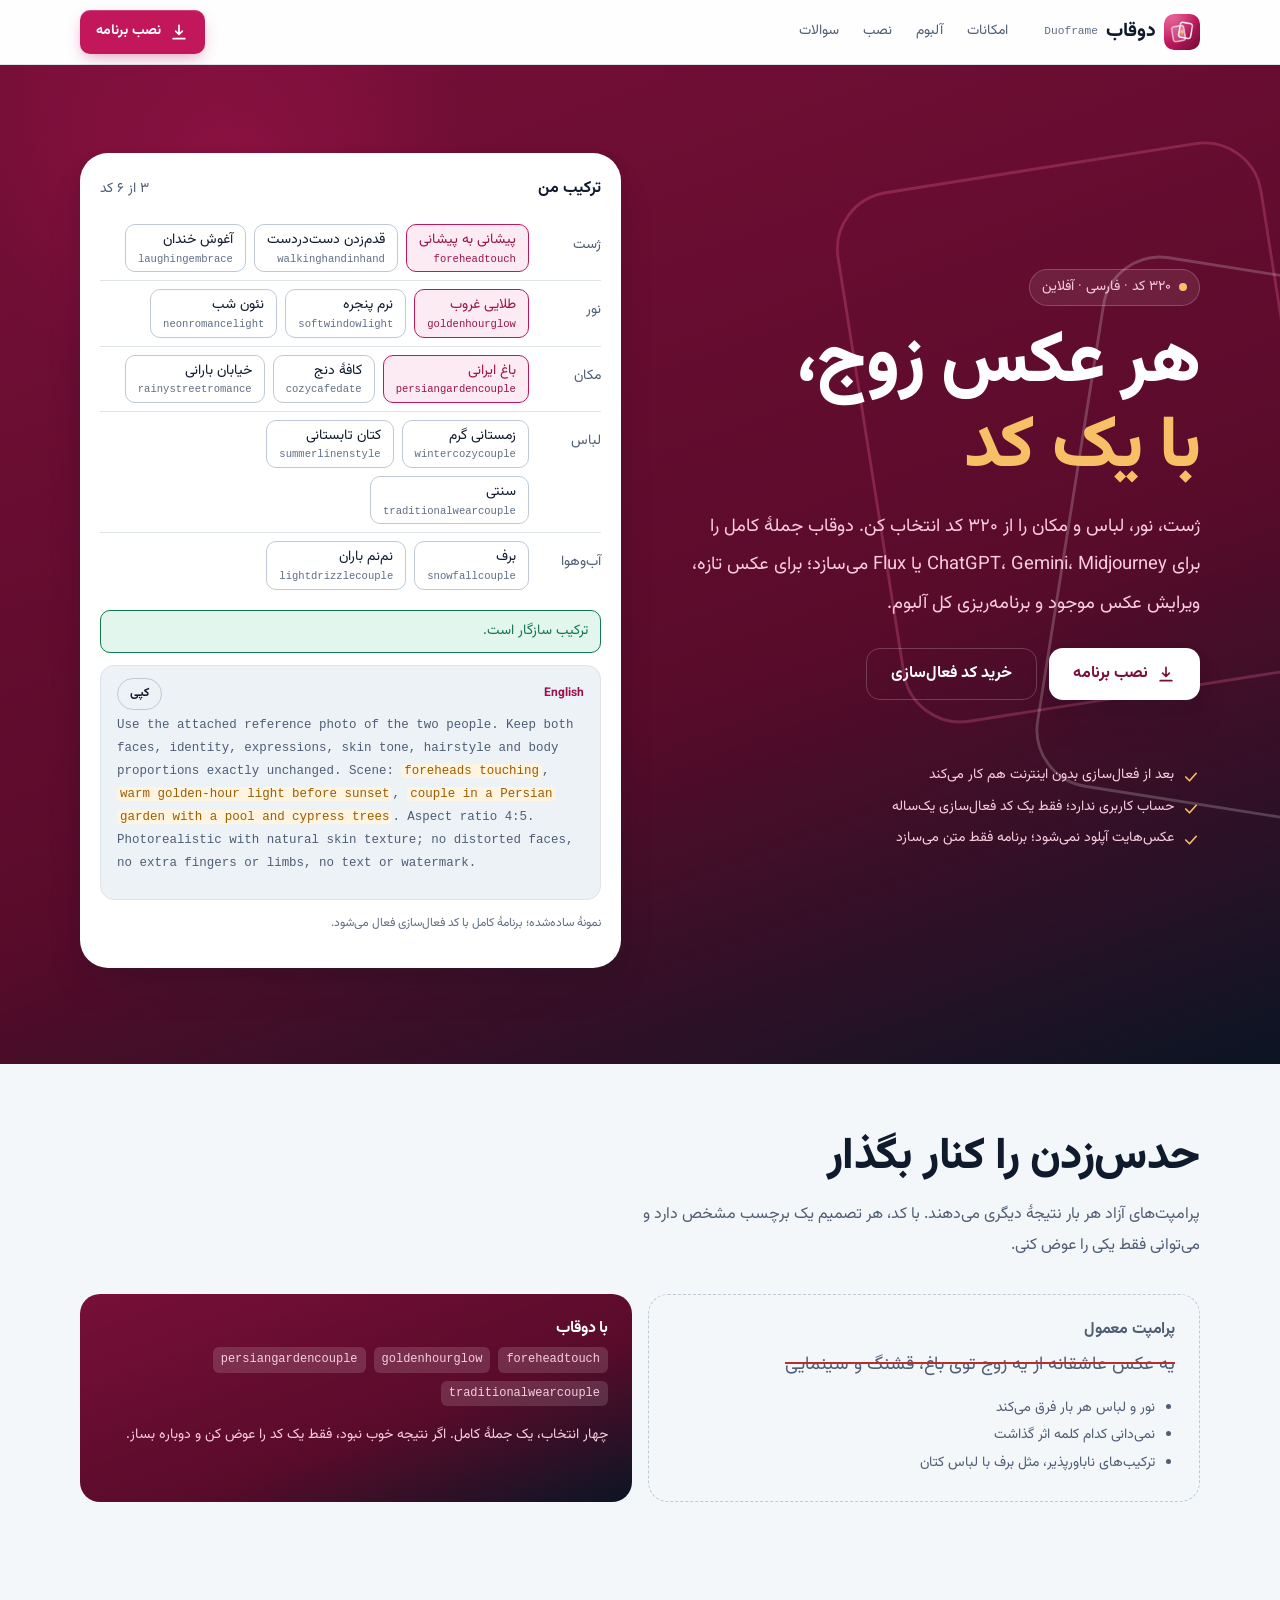
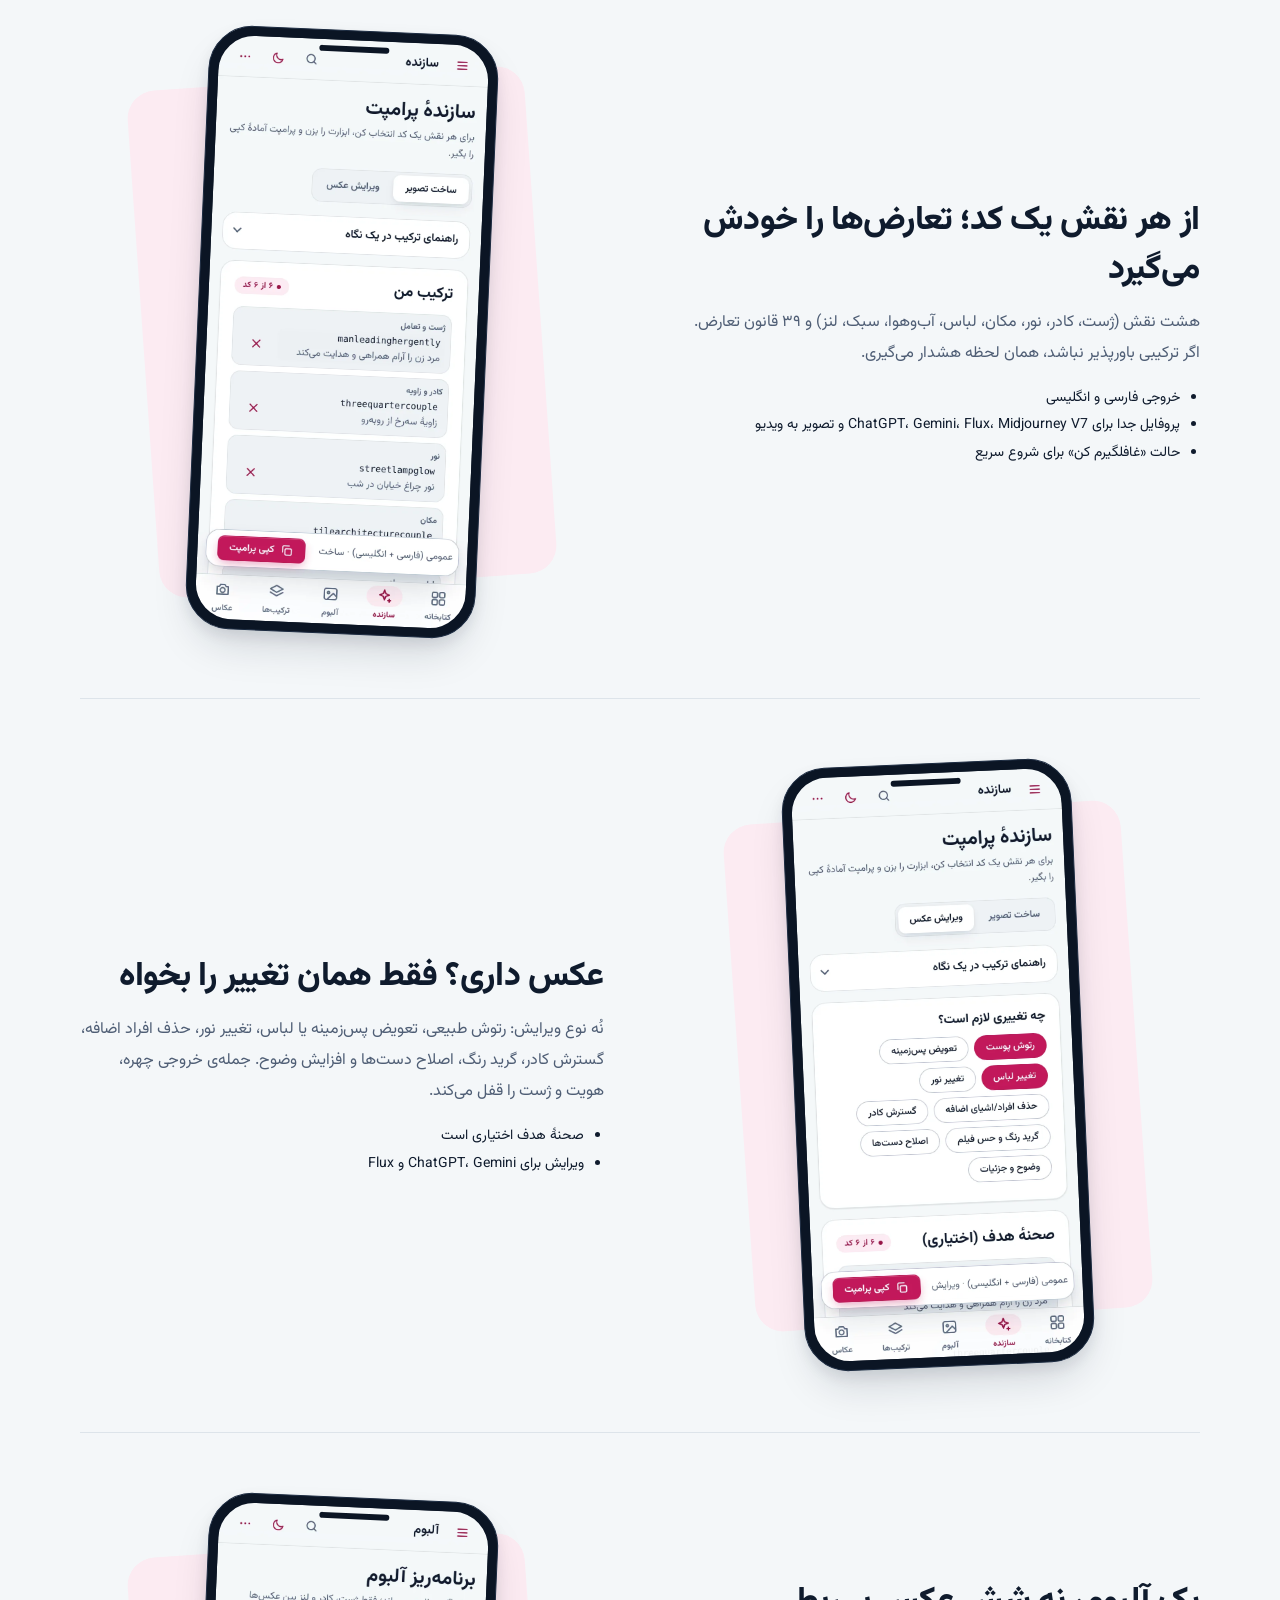
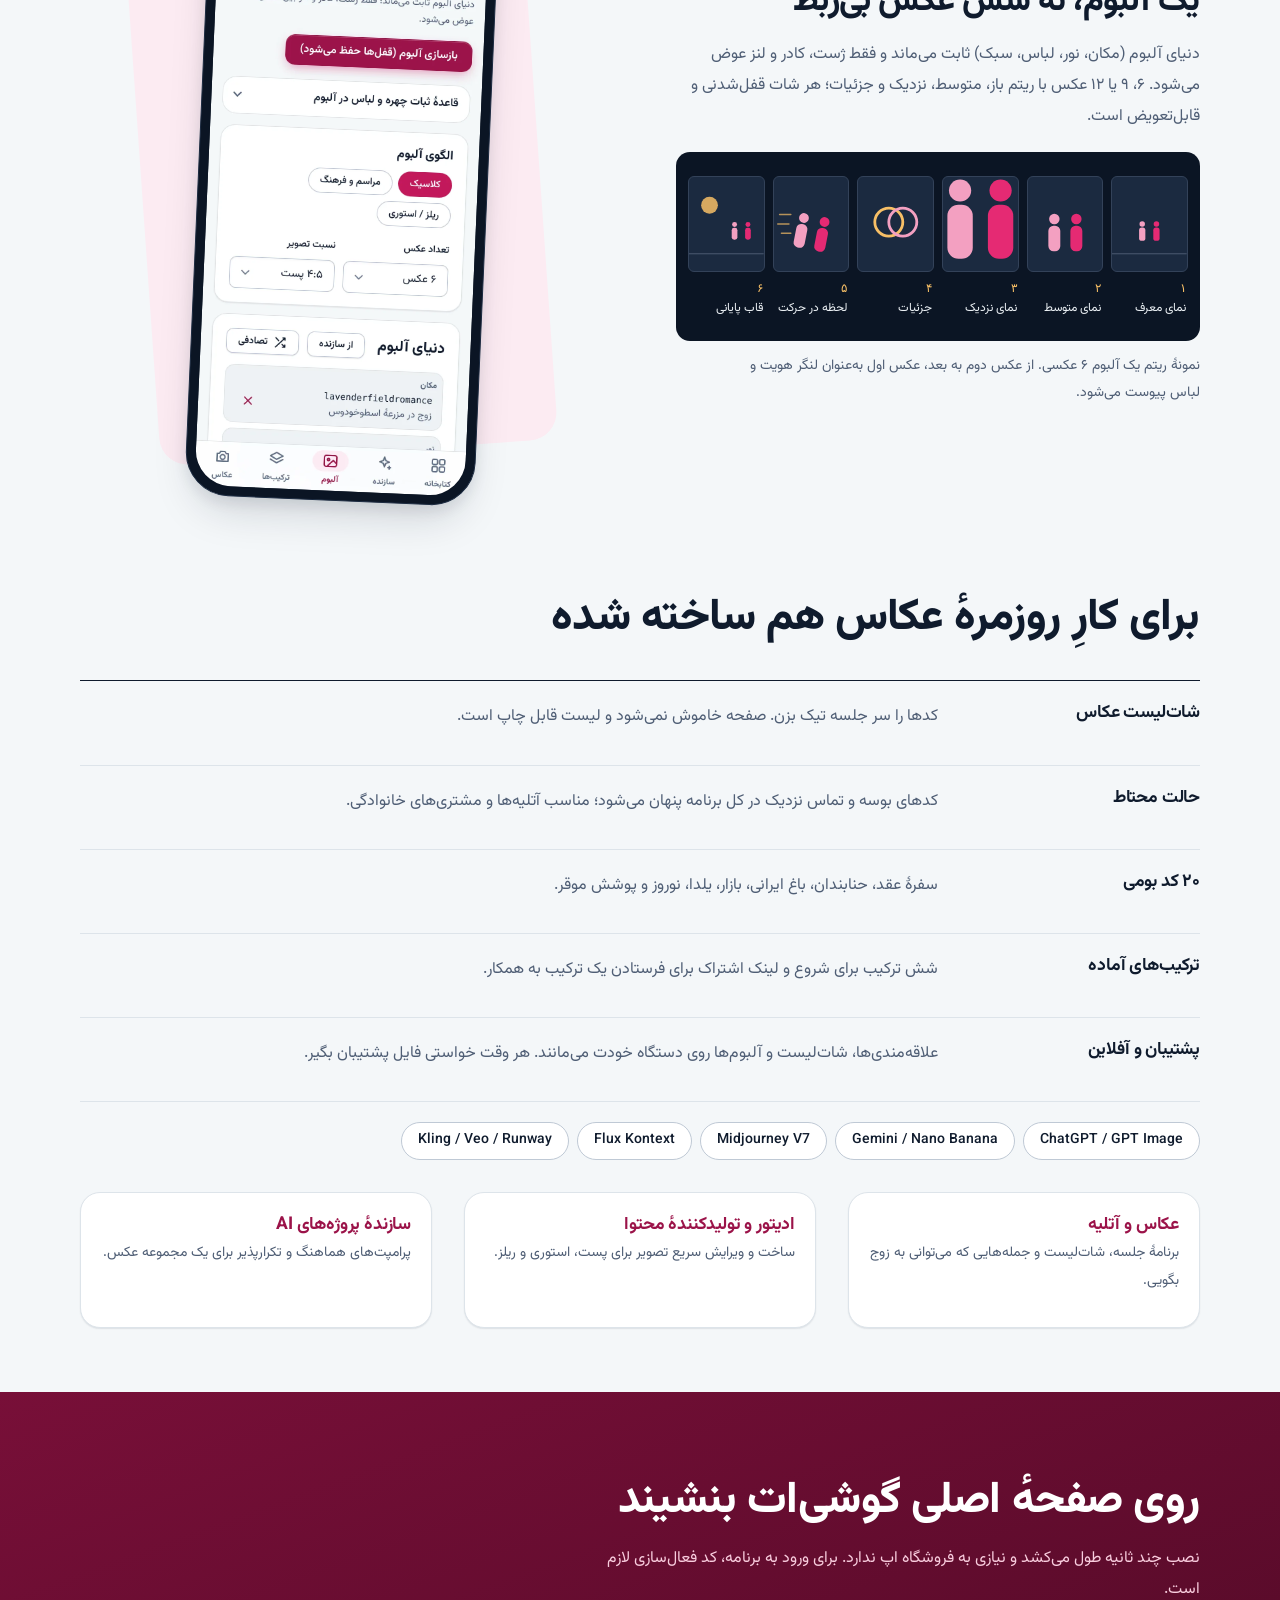
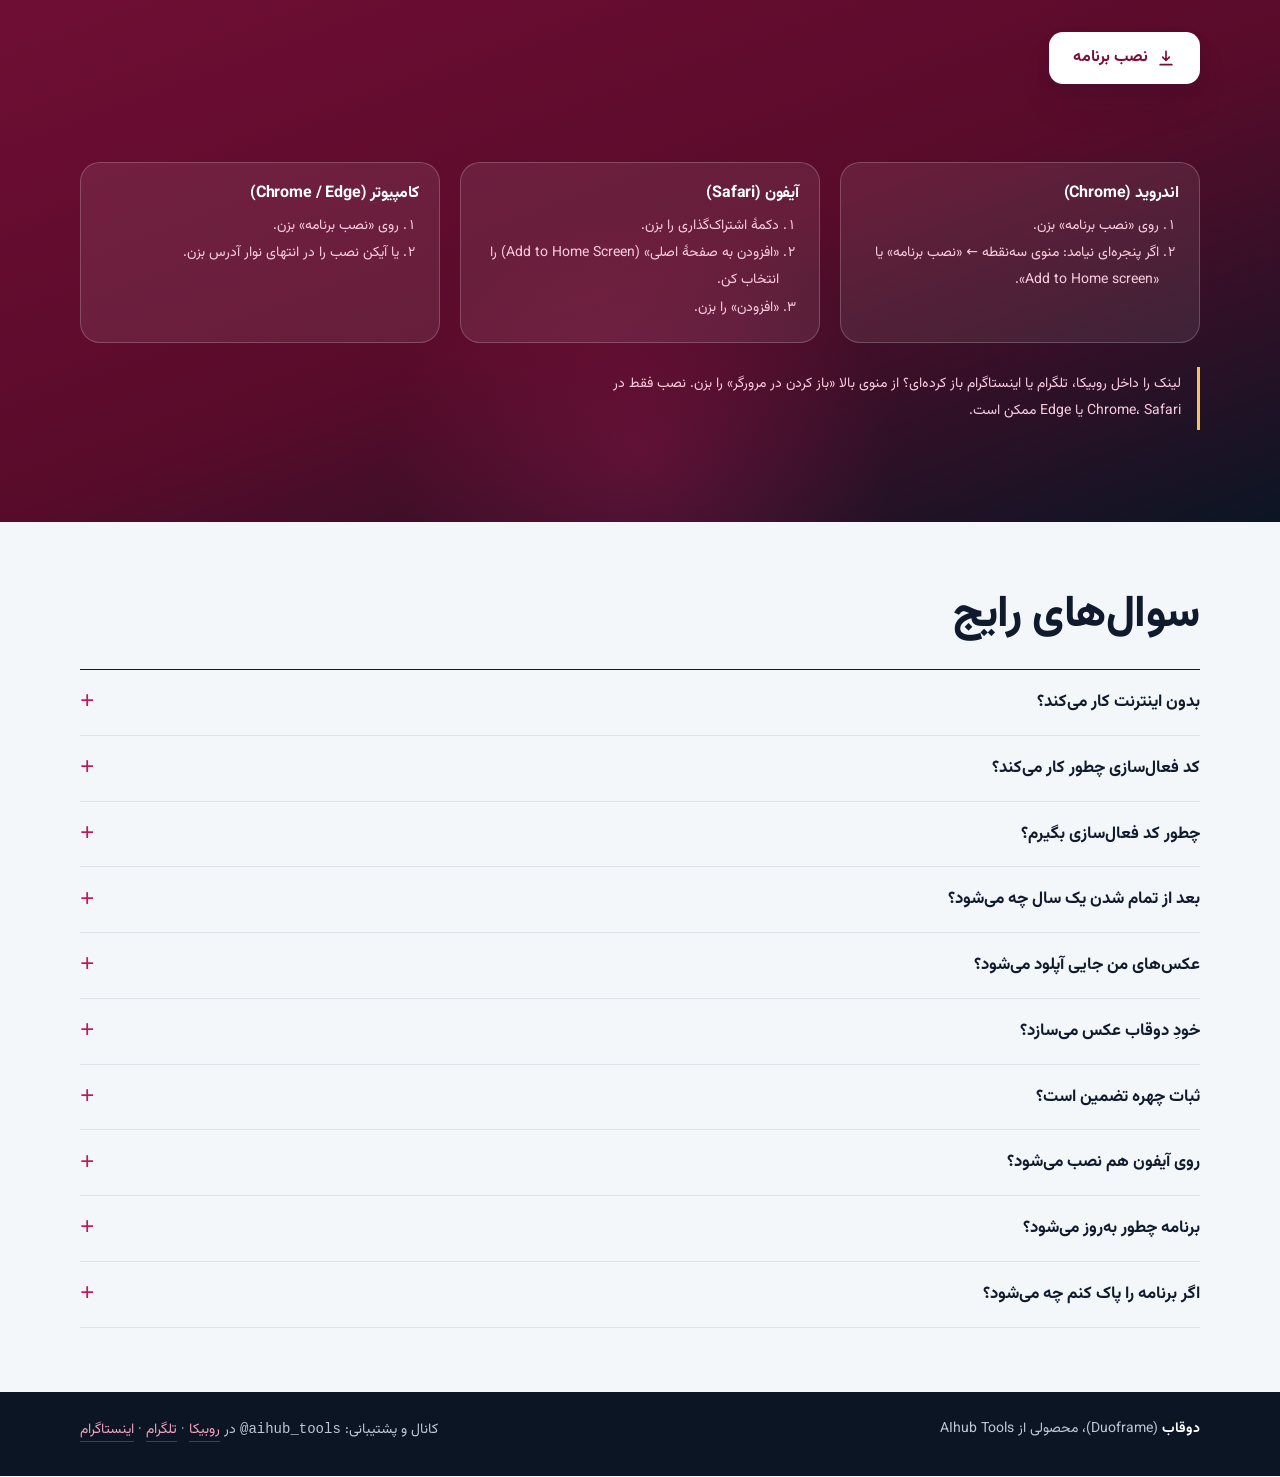
<file: index.html>
<!doctype html>
<html lang="fa" dir="rtl" data-brand="rose">
<head>
<meta charset="utf-8">
<meta name="viewport" content="width=device-width,initial-scale=1,viewport-fit=cover">
<title>دوقاب | کدساز عکس عاشقانه</title>
<meta name="description" content="۳۲۰ کد برای ساخت و ویرایش عکس عاشقانه و برنامه‌ریزی آلبوم. ژست، نور، لباس و مکان را انتخاب کن؛ دوقاب جملهٔ کامل را برای ChatGPT، Gemini، Midjourney یا Flux می‌سازد.">
<meta name="theme-color" content="#590B2A">
<meta name="color-scheme" content="dark light">
<meta property="og:type" content="website">
<meta property="og:title" content="دوقاب | کدساز عکس عاشقانه">
<meta property="og:description" content="۳۲۰ کد برای ساخت و ویرایش عکس عاشقانه و برنامه‌ریزی آلبوم؛ فارسی و آفلاین.">
<meta property="og:image" content="og.png">
<meta property="og:locale" content="fa_IR">
<meta name="twitter:card" content="summary_large_image">
<link rel="manifest" href="manifest.webmanifest">
<link rel="icon" href="icon.svg" type="image/svg+xml">
<link rel="icon" href="favicon-32.png" sizes="32x32" type="image/png">
<link rel="apple-touch-icon" href="apple-touch-icon.png">
<link rel="preload" href="fonts/Vazirmatn.woff2" as="font" type="font/woff2" crossorigin>
<style>
@font-face{font-family:"Vazirmatn";src:url(fonts/Vazirmatn.woff2) format("woff2");font-weight:100 900;font-display:swap}
:root {
  --brand-50:  #E6F6F5; --brand-100: #C5EBE9; --brand-200: #93D8D5; --brand-300: #5FC2BE; --brand-400: #2FA9A5;
  --brand-500: #0F918D; --brand-600: #0A7F7C; --brand-700: #086664; --brand-800: #074F4E; --brand-900: #063B3A;
  --accent-50:  #FFF4E0; --accent-100: #FFE5B8; --accent-300: #F7BF66; --accent-500: #F2A33A; --accent-600: #C77B0A; --accent-700: #9A5D05;
  --ink-950: #0B1524; --ink-900: #0F1B2D; --ink-800: #1B2A40; --ink-700: #334259; --ink-600: #4F5E75; --ink-500: #6B7A90;
  --ink-400: #93A0B2; --ink-300: #BFC9D5; --ink-200: #DDE4EA; --ink-100: #EBF0F4; --ink-50:  #F4F7F9; --white: #FFFFFF;
  --success-500: #11774F;  --success-50: #E3F6EE;
  --warning-500: #8F5500;  --warning-50: #FFF1D9;
  --danger-500:  #B52F2F;  --danger-50:  #FDEAEA;
  --info-500:    #2B63D0;  --info-50:    #E7EFFD;

  --bg:            var(--ink-50);
  --surface:       var(--white);
  --surface-2:     var(--ink-100);
  --surface-sunk:  #EDF2F6;
  --text:          var(--ink-900);
  --text-muted:    var(--ink-600);
  --text-faint:    #5F6E85;
  --border:        var(--ink-200);
  --border-strong: var(--ink-300);
  --primary:       var(--brand-600);
  --primary-hover: var(--brand-700);
  --primary-press: var(--brand-800);
  --primary-soft:  var(--brand-50);
  --primary-ink:   var(--brand-700);
  --primary-glow:  rgba(10, 127, 124, .45);
  --on-primary:    var(--white);
  --accent:        var(--accent-500);
  --accent-soft:   var(--accent-50);
  --accent-ink:    var(--accent-700);
  --on-accent:     var(--ink-900);
  --focus-ring:    #2B63D0;
  --overlay:       rgba(11, 21, 36, .52);
  --tip-bg:        var(--ink-900);
  --tip-fg:        #FFFFFF;
  --tip-action:    #F7BF66;

  --chart-1: #0F918D; --chart-2: #C77B0A; --chart-3: #2B63D0; --chart-4: #C2417A; --chart-5: #6B7A90;

  --font-sans: "Vazirmatn", "Vazir", Tahoma, system-ui, -apple-system, "Segoe UI", sans-serif;
  --font-mono: ui-monospace, "SF Mono", Menlo, Consolas, monospace;

  --fs-xs: 0.75rem; --fs-sm: 0.875rem; --fs-base: 1rem; --fs-md: 1.125rem; --fs-lg: 1.375rem; --fs-xl: 1.75rem; --fs-2xl: 2.25rem; --fs-3xl: 3rem;
  --fw-regular: 400; --fw-medium: 500; --fw-semibold:600; --fw-bold: 700; --fw-black: 800;
  --lh-tight: 1.35; --lh-normal: 1.75; --lh-relaxed: 1.95;

  --sp-1: .25rem; --sp-2: .5rem; --sp-3: .75rem; --sp-4: 1rem; --sp-5: 1.25rem; --sp-6: 1.5rem; --sp-8: 2rem; --sp-10: 2.5rem; --sp-12: 3rem; --sp-16: 4rem;
  --r-xs: 6px; --r-sm: 10px; --r-md: 14px; --r-lg: 20px; --r-xl: 28px; --r-pill: 999px;

  --shadow-1: 0 1px 2px rgba(15,27,45,.06), 0 1px 1px rgba(15,27,45,.04);
  --shadow-2: 0 2px 6px rgba(15,27,45,.06), 0 8px 20px -6px rgba(15,27,45,.10);
  --shadow-3: 0 6px 14px rgba(15,27,45,.08), 0 22px 44px -12px rgba(15,27,45,.18);
  --shadow-primary: 0 1px 0 rgba(255,255,255,.18) inset, 0 6px 16px -4px var(--primary-glow);
  --inner-hi: inset 0 1px 0 rgba(255,255,255,.7);

  --ease-out: cubic-bezier(.2,.8,.2,1);
  --ease-spring: cubic-bezier(.34,1.4,.64,1);
  --dur-fast: 120ms; --dur-base: 200ms; --dur-slow: 360ms;

  --tap-min: 44px; --container: 1120px; --container-narrow: 640px; --page-max: 1320px;
  --gutter: var(--sp-4); --appbar-h: 56px; --topbar-h: 60px; --bottomnav-h: 64px; --sidebar-w: 264px; --rail-w: 72px;
  --z-appbar: 20; --z-nav: 20; --z-side: 25; --z-menu: 40; --z-overlay: 50; --z-drawer: 55;
  --z-modal: 60; --z-popover: 70; --z-cmdk: 80; --z-toast: 90;

  color-scheme: light;
}
@media (min-width: 768px) { :root { --gutter: var(--sp-6); } }

:root[data-theme="dark"] {
  --bg: #0A1220; --surface: #121D30; --surface-2: #1A273D; --surface-sunk: #0D1727;
  --text: #EAF0F6; --text-muted: #A9B6C7; --text-faint: #7F8DA1;
  --border: #243249; --border-strong: #34445E;
  --primary: #2FB5B0; --primary-hover: #52C6C1; --primary-press: #7AD6D2;
  --primary-soft: rgba(47,181,176,.14); --primary-ink: #6FD3CF; --primary-glow: rgba(47,181,176,.35); --on-primary: #04201F;
  --accent: #F5B14F; --accent-soft: rgba(245,177,79,.14); --accent-ink: #F7C877; --on-accent: #1E1300;
  --focus-ring: #7FB0FF; --overlay: rgba(0,0,0,.62);
  --tip-bg: #EBF0F4; --tip-fg: #0F1B2D; --tip-action: #8F5500;
  --chart-1: #2FB5B0; --chart-2: #F5B14F; --chart-3: #7FA6F0; --chart-4: #E87FAE; --chart-5: #93A0B2;
  --success-50: rgba(23,138,94,.18); --success-500: #4CC898;
  --warning-50: rgba(184,110,0,.2);  --warning-500: #F0B04A;
  --danger-50:  rgba(201,58,58,.2);  --danger-500:  #F27A7A;
  --info-50:    rgba(43,99,208,.2);  --info-500:    #8AB1FF;
  --shadow-1: 0 1px 2px rgba(0,0,0,.4);
  --shadow-2: 0 2px 6px rgba(0,0,0,.35), 0 8px 20px -6px rgba(0,0,0,.5);
  --shadow-3: 0 6px 14px rgba(0,0,0,.4), 0 22px 44px -12px rgba(0,0,0,.7);
  --inner-hi: inset 0 1px 0 rgba(255,255,255,.05);
  color-scheme: dark;
}
@media (prefers-color-scheme: dark) {
  :root:not([data-theme="light"]) {
    --bg:#0A1220; --surface:#121D30; --surface-2:#1A273D; --surface-sunk:#0D1727;
    --text:#EAF0F6; --text-muted:#A9B6C7; --text-faint:#7F8DA1;
    --border:#243249; --border-strong:#34445E;
    --primary:#2FB5B0; --primary-hover:#52C6C1; --primary-press:#7AD6D2;
    --primary-soft:rgba(47,181,176,.14); --primary-ink:#6FD3CF; --primary-glow:rgba(47,181,176,.35); --on-primary:#04201F;
    --accent:#F5B14F; --accent-soft:rgba(245,177,79,.14); --accent-ink:#F7C877; --on-accent:#1E1300;
    --focus-ring:#7FB0FF; --overlay:rgba(0,0,0,.62);
    --tip-bg:#EBF0F4; --tip-fg:#0F1B2D; --tip-action:#8F5500;
    --chart-1:#2FB5B0; --chart-2:#F5B14F; --chart-3:#7FA6F0; --chart-4:#E87FAE; --chart-5:#93A0B2;
    --success-50:rgba(23,138,94,.18); --success-500:#4CC898;
    --warning-50:rgba(184,110,0,.2);  --warning-500:#F0B04A;
    --danger-50:rgba(201,58,58,.2);   --danger-500:#F27A7A;
    --info-50:rgba(43,99,208,.2);     --info-500:#8AB1FF;
    --shadow-1:0 1px 2px rgba(0,0,0,.4);
    --shadow-2:0 2px 6px rgba(0,0,0,.35), 0 8px 20px -6px rgba(0,0,0,.5);
    --shadow-3:0 6px 14px rgba(0,0,0,.4), 0 22px 44px -12px rgba(0,0,0,.7);
    --inner-hi:inset 0 1px 0 rgba(255,255,255,.05);
    color-scheme: dark;
  }
}

*, *::before, *::after { box-sizing: border-box; }
html { -webkit-text-size-adjust: 100%; text-size-adjust: 100%; }
body { margin: 0; font-family: var(--font-sans); font-size: var(--fs-base); line-height: var(--lh-normal); color: var(--text); background: var(--bg); -webkit-font-smoothing: antialiased; text-rendering: optimizeLegibility; overflow-wrap: anywhere; }
h1,h2,h3,h4 { line-height: var(--lh-tight); margin: 0 0 var(--sp-3); font-weight: var(--fw-bold); letter-spacing: -0.01em; }
h1 { font-size: var(--fs-xl); } h2 { font-size: var(--fs-lg); } h3 { font-size: var(--fs-md); } h4 { font-size: var(--fs-base); }
p { margin: 0 0 var(--sp-3); }
a { color: var(--primary-ink); text-underline-offset: 3px; }
img, svg, video { max-width: 100%; display: block; }
button, input, select, textarea { font: inherit; color: inherit; }
button { cursor: pointer; }
:focus-visible { outline: 3px solid var(--focus-ring); outline-offset: 2px; border-radius: var(--r-xs); }
[hidden] { display: none !important; }
.sr-only { position:absolute; width:1px; height:1px; overflow:hidden; clip:rect(0 0 0 0); white-space:nowrap; }
.ltr { direction: ltr; unicode-bidi: isolate; display: inline-block; }
.num { font-variant-numeric: tabular-nums; }
@media (prefers-reduced-motion: reduce) {
  *, *::before, *::after { animation-duration: .01ms !important; animation-iteration-count: 1 !important; transition-duration: .01ms !important; scroll-behavior: auto !important; }
}

/* ===== brands.css ===== */
:root[data-brand="rose"] {
  --brand-50: #FCEBF2; --brand-100: #F9CDDE; --brand-200: #F3A0C1; --brand-300: #EC659A; --brand-400: #E52A73;
  --brand-500: #D91B66; --brand-600: #C2185B; --brand-700: #9B1349; --brand-800: #780F38; --brand-900: #590B2A;
  --primary-ink: var(--brand-700); --primary-glow: rgba(194,24,91,.45); --chart-1: #C2185B;
}
:root[data-theme="dark"][data-brand="rose"] {
  --primary: #EC659A; --primary-hover: #F3A0C1; --primary-press: #F9CDDE; --primary-soft: rgba(236,101,154,.16);
  --primary-ink: #EC659A; --primary-glow: rgba(236,101,154,.35); --on-primary: #0B1524; --chart-1: #EC659A;
}
@media (prefers-color-scheme: dark) {
  :root:not([data-theme="light"])[data-brand="rose"] {
    --primary: #EC659A; --primary-hover: #F3A0C1; --primary-press: #F9CDDE; --primary-soft: rgba(236,101,154,.16);
    --primary-ink: #EC659A; --primary-glow: rgba(236,101,154,.35); --on-primary: #0B1524; --chart-1: #EC659A;
  }
}
:root{
 --glass:var(--brand-800);--glass-2:var(--brand-700);--line-on-dark:var(--brand-600);
 --hero-bg:linear-gradient(160deg,var(--brand-800),var(--brand-900) 60%,var(--ink-950));
 --wrap:1160px;
}
@supports (color:color-mix(in srgb,red,blue)){:root{
 --glass:color-mix(in srgb,var(--white) 8%,transparent);
 --glass-2:color-mix(in srgb,var(--white) 14%,transparent);
 --line-on-dark:color-mix(in srgb,var(--white) 20%,transparent)}}
*{box-sizing:border-box;margin:0;padding:0;-webkit-tap-highlight-color:transparent}
html{-webkit-text-size-adjust:100%;scroll-behavior:smooth;scroll-padding-top:76px}
@media (prefers-reduced-motion:reduce){html{scroll-behavior:auto}*{animation:none!important;transition:none!important}}
body{font-family:var(--font-sans);background:var(--bg);color:var(--text);font-size:var(--fs-base);line-height:var(--lh-relaxed);overflow-x:hidden}
a{color:inherit}img{display:block;max-width:100%;height:auto}
button{font:inherit;color:inherit;border:0;background:none;cursor:pointer}
:focus-visible{outline:3px solid var(--focus-ring);outline-offset:3px;border-radius:var(--r-sm)}
code,.ltr{direction:ltr;unicode-bidi:isolate;font-family:var(--font-mono)}
.wrap{max-width:var(--wrap);margin:0 auto;padding-inline:var(--sp-5)}
[hidden]{display:none!important}
h2{font-size:clamp(1.75rem,4.4vw,2.75rem);line-height:var(--lh-tight);font-weight:var(--fw-black)}
.skip{position:absolute;inset-inline-start:var(--sp-4);top:-60px;background:var(--surface);color:var(--text);padding:var(--sp-2) var(--sp-4);border-radius:var(--r-sm);z-index:100}
.skip:focus{top:var(--sp-3)}

/* دکمه‌ها */
.btn{display:inline-flex;align-items:center;justify-content:center;gap:var(--sp-2);min-height:52px;padding:0 var(--sp-6);border-radius:var(--r-md);font-weight:var(--fw-bold);font-size:var(--fs-base);text-decoration:none;transition:transform var(--dur-fast) var(--ease-out),background var(--dur-base),box-shadow var(--dur-base)}
.btn svg{width:20px;height:20px;stroke:currentColor;fill:none;stroke-width:2;stroke-linecap:round;stroke-linejoin:round;flex:none}
.btn-main{background:var(--primary);color:var(--on-primary);box-shadow:var(--shadow-primary)}
.btn-main:hover{background:var(--primary-hover);transform:translateY(-2px)}
.hero .btn-main,.install .btn-main{background:var(--white);color:var(--brand-800);box-shadow:var(--shadow-3)}
.hero .btn-main:hover,.install .btn-main:hover{background:var(--brand-50)}
.btn-ghost{color:inherit;border:1.5px solid var(--line-on-dark)}
.btn-ghost:hover{background:var(--glass)}
.btn-sm{min-height:44px;padding:0 var(--sp-4);font-size:var(--fs-sm);border-radius:var(--r-sm)}
.on-ready,[data-install][data-state=installed] .on-installed,[data-install][data-state=pending] .on-pending{display:inline-flex;align-items:center;gap:var(--sp-2)}
[data-install] .on-installed,[data-install] .on-pending{display:none}
[data-install][data-state=installed] .on-ready,[data-install][data-state=pending] .on-ready{display:none}
[data-install][data-state=pending]{pointer-events:none;opacity:.8}
.state-note{font-size:var(--fs-sm);margin-top:var(--sp-3);min-height:1.9em;color:var(--brand-100)}
.state-note a{color:var(--accent-300)}

/* نوار بالا */
.top{position:sticky;top:0;z-index:var(--z-nav);background:var(--surface);border-bottom:1px solid var(--border)}
@supports (backdrop-filter:blur(1px)){.top{background:color-mix(in srgb,var(--surface) 86%,transparent);-webkit-backdrop-filter:blur(14px);backdrop-filter:blur(14px)}}
.top .wrap{display:flex;align-items:center;gap:var(--sp-5);height:64px}
.brand{display:flex;align-items:center;gap:var(--sp-2);text-decoration:none;margin-inline-end:auto}
.brand img{width:36px;height:36px;border-radius:10px}
.brand b{font-size:1.2rem;font-weight:var(--fw-black);line-height:1}
.brand small{font-family:var(--font-mono);font-size:.7rem;color:var(--text-faint);direction:ltr}
.top nav{display:none;gap:var(--sp-6);font-size:var(--fs-sm)}
.top nav a{color:var(--text-muted);text-decoration:none;padding-block:var(--sp-2)}
.top nav a:hover{color:var(--primary-ink)}
@media(min-width:860px){.top nav{display:flex;margin-inline-end:auto}.brand{margin-inline-end:var(--sp-4)}}

/* هیرو */
.hero{background:var(--hero-bg);color:var(--white);position:relative;overflow:hidden;isolation:isolate}
.hero::before{content:"";position:absolute;inset:-25% auto auto -10%;width:720px;height:720px;background:radial-gradient(closest-side,var(--primary-glow),transparent 70%);z-index:-1;opacity:.7}
.prints{position:absolute;inset:0;width:100%;height:100%;z-index:-1;pointer-events:none}
.prints rect{stroke:var(--brand-300);stroke-opacity:.28}
.prints rect+rect{stroke:var(--white);stroke-opacity:.2}
.hero .wrap{display:grid;gap:var(--sp-10);padding-block:var(--sp-12) var(--sp-16)}
@media(min-width:960px){.hero .wrap{grid-template-columns:1fr 1.05fr;align-items:center;gap:var(--sp-16);padding-block:5.5rem 6rem}}
.eyebrow{display:inline-flex;align-items:center;gap:var(--sp-2);padding:var(--sp-1) var(--sp-3);border:1px solid var(--line-on-dark);border-radius:var(--r-pill);font-size:var(--fs-sm);color:var(--brand-100);background:var(--glass);margin-bottom:var(--sp-4)}
.eyebrow i{width:8px;height:8px;border-radius:50%;background:var(--accent-300)}
.hero h1{font-size:clamp(2.5rem,7vw,4.5rem);line-height:1.18;font-weight:var(--fw-black)}
.hero h1 span{display:block}
.hero h1 span+span{color:var(--accent-300)}
.hero .lead{font-size:clamp(1rem,2.1vw,1.15rem);color:var(--brand-100);max-width:34em;margin-top:var(--sp-4);line-height:2.1}
.cta-row{display:flex;flex-wrap:wrap;gap:var(--sp-3);margin-top:var(--sp-6)}
.facts{list-style:none;margin-top:var(--sp-6);display:grid;gap:var(--sp-1);font-size:var(--fs-sm);color:var(--brand-100)}
.facts li{display:flex;gap:var(--sp-2);align-items:flex-start}
.facts svg{width:18px;height:18px;margin-top:6px;stroke:var(--accent-300);fill:none;stroke-width:2.2;stroke-linecap:round;stroke-linejoin:round;flex:none}

/* کنسول زنده */
.console{background:var(--surface);color:var(--text);border-radius:var(--r-xl);padding:var(--sp-5);box-shadow:var(--shadow-3)}
.con-head{display:flex;justify-content:space-between;align-items:baseline;margin-bottom:var(--sp-3)}
.con-head b{font-weight:var(--fw-bold)}
.con-head span{font-size:var(--fs-sm);color:var(--text-muted)}
.row{display:grid;grid-template-columns:64px 1fr;gap:var(--sp-2);align-items:start;padding-block:var(--sp-2);border-top:1px solid var(--border)}
.row:first-of-type{border-top:0}
.row>span{font-size:var(--fs-sm);color:var(--text-muted);padding-top:var(--sp-2)}
.chips{display:flex;flex-wrap:wrap;gap:var(--sp-2)}
.chip{display:inline-flex;flex-direction:column;align-items:flex-start;justify-content:center;min-height:44px;padding:var(--sp-1) var(--sp-3);border-radius:var(--r-sm);border:1px solid var(--border-strong);background:var(--surface);color:var(--text);font-size:var(--fs-sm);line-height:1.6;text-align:start;transition:background var(--dur-fast),border-color var(--dur-fast)}
.chip:hover{background:var(--surface-2)}
.chip code{font-size:.66rem;color:var(--text-faint);line-height:1.5}
.chip[aria-pressed=true]{background:var(--primary-soft);border-color:var(--primary);color:var(--primary-ink)}
.chip[aria-pressed=true] code{color:var(--primary-ink)}
@media(max-width:560px){.row{grid-template-columns:1fr;gap:0}.row>span{padding-top:0}}
.msg{margin-top:var(--sp-3);font-size:var(--fs-sm);border-radius:var(--r-sm);padding:var(--sp-2) var(--sp-3);line-height:1.8}
.msg.bad{background:var(--danger-50);color:var(--danger-500);border:1px solid var(--danger-500)}
.msg.ok{background:var(--success-50);color:var(--success-500);border:1px solid var(--success-500)}
.sentence{margin-top:var(--sp-3);background:var(--surface-sunk);border:1px solid var(--border);border-radius:var(--r-md);padding:var(--sp-3) var(--sp-4)}
.sentence .lb{display:flex;justify-content:space-between;align-items:center;font-size:var(--fs-xs);color:var(--primary-ink);font-weight:var(--fw-bold)}
.sentence p{direction:ltr;text-align:left;font-family:var(--font-mono);font-size:.78rem;line-height:1.85;color:var(--text-muted);margin-top:var(--sp-1);unicode-bidi:plaintext}
.sentence mark{background:var(--accent-soft);color:var(--accent-ink);border-radius:4px;padding:0 3px;box-decoration-break:clone;-webkit-box-decoration-break:clone}
.copy{font-size:var(--fs-xs);min-height:32px;padding:0 var(--sp-3);border-radius:var(--r-pill);border:1px solid var(--border-strong);color:var(--text)}
.copy:hover{background:var(--surface)}
.bad-out{opacity:.55}
.demo-note{font-size:var(--fs-xs);color:var(--text-faint);margin-top:var(--sp-3)}

/* بخش‌ها */
section{position:relative}
.sec{padding-block:var(--sp-16)}
.sec .sub{color:var(--text-muted);max-width:38em;margin-top:var(--sp-3)}
.versus{display:grid;gap:var(--sp-4);margin-top:var(--sp-8)}
@media(min-width:820px){.versus{grid-template-columns:1fr 1fr}}
.v-old,.v-new{border-radius:var(--r-lg);padding:var(--sp-6)}
.v-old{border:1.5px dashed var(--border-strong);color:var(--text-muted)}
.v-old h3,.v-new h3{font-size:var(--fs-base);font-weight:var(--fw-bold);margin-bottom:var(--sp-2)}
.v-old q{display:block;font-size:1.15rem;line-height:1.9;text-decoration:line-through;text-decoration-color:var(--danger-500);text-decoration-thickness:2px;quotes:none}
.v-old ul{margin-top:var(--sp-3);padding-inline-start:var(--sp-5);font-size:var(--fs-sm)}
.v-new{background:var(--hero-bg);color:var(--white)}
.v-new .chips code{font-size:.75rem;padding:1px var(--sp-2);border-radius:var(--r-xs);background:var(--glass-2);color:var(--brand-100)}
.v-new .chips{margin:var(--sp-2) 0 var(--sp-4)}
.v-new p{font-size:var(--fs-sm);color:var(--brand-100)}
.feat{display:grid;gap:var(--sp-8);align-items:center;padding-block:var(--sp-16);border-top:1px solid var(--border)}
.feat:first-of-type{border-top:0}
@media(min-width:900px){.feat{grid-template-columns:1fr 1fr;gap:4.5rem}.feat.flip .feat-media{order:-1}}
.feat h3{font-size:clamp(1.5rem,3.2vw,2.1rem);line-height:1.45;font-weight:var(--fw-black)}
.feat p{color:var(--text-muted);margin-top:var(--sp-3);max-width:34em}
.feat ul{margin-top:var(--sp-4);padding-inline-start:var(--sp-5);font-size:var(--fs-sm)}
.feat-media{display:flex;justify-content:center;position:relative}
.feat-media::before{content:"";position:absolute;inset:8% 12%;background:var(--primary-soft);border-radius:var(--r-xl);transform:rotate(-4deg);z-index:0}
.phone{width:min(290px,76vw);background:var(--ink-950);border:1px solid var(--ink-800);border-radius:44px;padding:9px;box-shadow:var(--shadow-3);position:relative;z-index:1}
.phone::before{content:"";position:absolute;top:15px;left:50%;transform:translateX(-50%);width:70px;height:6px;border-radius:9px;background:var(--ink-950);z-index:2}
.phone img{border-radius:36px;width:100%;aspect-ratio:390/844;object-fit:cover}
.tilt-l{transform:rotate(-2.5deg)}.tilt-r{transform:rotate(2.5deg)}
.sheet{background:var(--ink-950);border-radius:var(--r-md);padding:var(--sp-6) var(--sp-3);margin-top:var(--sp-5)}
.sheet ol{list-style-type:none;display:grid;grid-template-columns:repeat(3,1fr);gap:var(--sp-2)}
@media(min-width:560px){.sheet ol{grid-template-columns:repeat(6,1fr)}}
.sheet li .fig{position:relative;background:var(--ink-800);border-radius:var(--r-xs);aspect-ratio:4/5;overflow:hidden;border:1px solid var(--ink-700)}
.sheet li .fig svg{position:absolute;inset:0;width:100%;height:100%}
.sheet li .fig svg [fill="var(--brand-200)"]{fill:var(--brand-200)}
.sheet li span{display:block;padding:var(--sp-2) 2px 0;font-size:var(--fs-xs);line-height:1.55;color:var(--ink-100)}
.sheet li span i{display:block;font-style:normal;font-family:var(--font-mono);color:var(--accent-300)}
ol{list-style-type:persian}
.sheet-cap{font-size:var(--fs-sm);color:var(--text-muted);margin-top:var(--sp-2)}

.ruled{margin-top:var(--sp-8);border-top:1.5px solid var(--text)}
.ruled>div{display:grid;gap:var(--sp-1) var(--sp-8);padding-block:var(--sp-5);border-bottom:1px solid var(--border)}
@media(min-width:760px){.ruled>div{grid-template-columns:230px 1fr}}
.ruled h3{font-size:1.1rem;font-weight:var(--fw-bold)}
.ruled p{color:var(--text-muted);max-width:40em}
.tools{display:flex;flex-wrap:wrap;gap:var(--sp-2);margin-top:var(--sp-5)}
.tools span{padding:var(--sp-1) var(--sp-4);border-radius:var(--r-pill);border:1.5px solid var(--border-strong);font-weight:var(--fw-medium);font-size:var(--fs-sm);background:var(--surface)}
.who{display:grid;gap:var(--sp-6);margin-top:var(--sp-8)}
@media(min-width:820px){.who{grid-template-columns:repeat(3,1fr);gap:var(--sp-8)}}
.who>div{background:var(--surface);border:1px solid var(--border);border-radius:var(--r-lg);padding:var(--sp-5);box-shadow:var(--shadow-1)}
.who h3{font-size:1.1rem;font-weight:var(--fw-bold);margin-bottom:var(--sp-1);color:var(--primary-ink)}
.who p{color:var(--text-muted);font-size:var(--fs-sm)}

/* نصب */
.install{background:var(--hero-bg);color:var(--white);overflow:hidden;isolation:isolate}
.install::before{content:"";position:absolute;inset:auto auto -40% 50%;width:720px;height:720px;transform:translateX(-50%);background:radial-gradient(closest-side,var(--primary-glow),transparent 70%);z-index:-1;opacity:.6}
.install .wrap{padding-block:5rem}
.install h2{max-width:16em}
.install .sub{color:var(--brand-100);max-width:38em;margin-top:var(--sp-3)}
.how{display:grid;gap:var(--sp-4);margin-top:var(--sp-10)}
@media(min-width:860px){.how{grid-template-columns:repeat(3,1fr);gap:var(--sp-5)}}
.how>div{border:1px solid var(--line-on-dark);border-radius:var(--r-lg);padding:var(--sp-5);background:var(--glass)}
.how h3{font-size:var(--fs-base);font-weight:var(--fw-bold);margin-bottom:var(--sp-2)}
.how ol{padding-inline-start:var(--sp-5);font-size:var(--fs-sm);color:var(--brand-100)}
.warn{margin-top:var(--sp-6);font-size:var(--fs-sm);color:var(--brand-100);border-inline-start:3px solid var(--accent-300);padding:var(--sp-1) var(--sp-4);max-width:46em}

/* سوالات */
.faq{margin-top:var(--sp-6);border-top:1.5px solid var(--text)}
.faq details{border-bottom:1px solid var(--border)}
.faq summary{list-style:none;cursor:pointer;min-height:44px;padding:var(--sp-4) 0;font-weight:var(--fw-bold);font-size:1.05rem;display:flex;justify-content:space-between;gap:var(--sp-4);align-items:center}
.faq summary::-webkit-details-marker{display:none}
.faq summary::after{content:"+";font-family:var(--font-mono);font-weight:400;font-size:1.5rem;line-height:1;color:var(--primary);transition:transform var(--dur-base)}
.faq details[open] summary::after{transform:rotate(45deg)}
.faq details p{color:var(--text-muted);padding-bottom:var(--sp-4);max-width:44em}
.faq a{color:var(--primary-ink)}
footer{background:var(--ink-950);color:var(--ink-300);font-size:var(--fs-sm)}
footer .wrap{display:flex;flex-wrap:wrap;gap:var(--sp-3) var(--sp-8);justify-content:space-between;padding-block:var(--sp-6) var(--sp-8)}
footer b{color:var(--white)}
footer a{color:var(--brand-200);text-decoration:none;border-bottom:1px solid var(--brand-700)}
footer a:hover{color:var(--white)}

/* پنجره‌ها */
dialog{border:0;border-radius:var(--r-xl);padding:0;max-width:min(460px,92vw);width:100%;background:var(--surface);color:var(--text);margin:auto;box-shadow:var(--shadow-3)}
dialog::backdrop{background:var(--overlay)}
dialog .in{padding:var(--sp-6)}
dialog h3{font-size:1.2rem;font-weight:var(--fw-black)}
dialog ol{padding-inline-start:var(--sp-5);margin:var(--sp-3) 0 var(--sp-4);color:var(--text-muted);font-size:var(--fs-sm)}
dialog .tabs{display:flex;gap:var(--sp-2);margin-top:var(--sp-3);flex-wrap:wrap}
dialog .tabs button{min-height:44px;padding:0 var(--sp-4);border-radius:var(--r-pill);border:1px solid var(--border-strong);font-size:var(--fs-sm);color:var(--text-muted)}
dialog .tabs button[aria-pressed=true]{background:var(--primary-soft);border-color:var(--primary);color:var(--primary-ink)}
dialog .btn-main{box-shadow:var(--shadow-primary)}
#buy .buy-sub{margin-top:var(--sp-1);font-size:var(--fs-sm);color:var(--text-muted)}
.buy-list{display:grid;grid-template-columns:repeat(3,1fr);gap:var(--sp-2);margin:var(--sp-4) 0}
.buy-list a{display:flex;flex-direction:column;align-items:center;gap:var(--sp-1);padding:var(--sp-3) var(--sp-1);border:1px solid var(--border-strong);border-radius:var(--r-md);background:var(--surface);text-decoration:none;font-size:var(--fs-sm)}
.buy-list a:hover,.buy-list a:focus-visible{border-color:var(--primary);background:var(--primary-soft)}
.buy-list svg{width:26px;height:26px;fill:none;stroke:var(--primary);stroke-width:1.8;stroke-linecap:round;stroke-linejoin:round}
.buy-list small{font-size:.65rem;color:var(--text-faint)}
.buy-msg{font-size:var(--fs-sm);color:var(--text-muted);line-height:2;margin-bottom:var(--sp-4)}
.buy-msg span{color:var(--text)}
.buy-msg button{min-height:32px;border:1px solid var(--border-strong);border-radius:var(--r-pill);padding:0 var(--sp-3);font-size:var(--fs-xs);margin-inline-start:var(--sp-2)}
#toast{position:fixed;bottom:var(--sp-6);left:50%;transform:translateX(-50%) translateY(20px);background:var(--tip-bg);color:var(--tip-fg);padding:var(--sp-2) var(--sp-5);border-radius:var(--r-pill);font-size:var(--fs-sm);font-weight:var(--fw-bold);opacity:0;pointer-events:none;transition:opacity var(--dur-base),transform var(--dur-base);z-index:var(--z-toast)}
#toast.on{opacity:1;transform:translateX(-50%)}

</style>
</head>
<body>
<a class="skip" href="#top">پرش به محتوا</a>

<header class="top">
 <div class="wrap">
  <a class="brand" href="#top" aria-label="دوقاب"><img src="icon-192.png" width="34" height="34" alt=""><b>دوقاب</b><small>Duoframe</small></a>
  <nav aria-label="بخش‌ها"><a href="#features">امکانات</a><a href="#album">آلبوم</a><a href="#install">نصب</a><a href="#faq">سوالات</a></nav>
  <a class="btn btn-main btn-sm" href="app.html" data-install data-state="ready"><span class="on-ready"><svg viewBox="0 0 24 24"><path d="M12 4v11m0 0l-4-4m4 4l4-4M5 20h14"/></svg>نصب برنامه</span><span class="on-installed"><svg viewBox="0 0 24 24"><path d="M14 4h5v16h-5M10 8l4 4-4 4M14 12H4"/></svg>ورود</span><span class="on-pending">در حال نصب…</span></a>
 </div>
</header>

<main id="top">
<section class="hero">
 <svg class="prints" viewBox="0 0 1200 700" preserveAspectRatio="xMidYMid slice" aria-hidden="true"><g fill="none" stroke-width="2"><rect x="760" y="70" width="300" height="375" rx="40" transform="rotate(-9 910 257)"/><rect x="900" y="150" width="300" height="375" rx="40" transform="rotate(9 1050 337)"/></g></svg>
 <div class="wrap">
  <div>
   <span class="eyebrow"><i></i>۳۲۰ کد · فارسی · آفلاین</span>
   <h1><span>هر عکس زوج،</span> <span>با یک کد</span></h1>
   <p class="lead">ژست، نور، لباس و مکان را از ۳۲۰ کد انتخاب کن. دوقاب جملهٔ کامل را برای ChatGPT، Gemini، Midjourney یا Flux می‌سازد؛ برای عکس تازه، ویرایش عکس موجود و برنامه‌ریزی کل آلبوم.</p>
   <div class="cta-row">
    <a class="btn btn-main" href="app.html" data-install data-state="ready"><span class="on-ready"><svg viewBox="0 0 24 24"><path d="M12 4v11m0 0l-4-4m4 4l4-4M5 20h14"/></svg>نصب برنامه</span><span class="on-installed"><svg viewBox="0 0 24 24"><path d="M14 4h5v16h-5M10 8l4 4-4 4M14 12H4"/></svg>ورود به برنامه</span><span class="on-pending">در حال نصب…</span></a>
    <a class="btn btn-ghost" href="https://t.me/aihub_tools" data-buy>خرید کد فعال‌سازی</a>
   </div>
   <p class="state-note" data-note aria-live="polite"></p>
   <ul class="facts">
    <li><svg viewBox="0 0 24 24"><path d="M5 12l5 5 9-10"/></svg>بعد از فعال‌سازی بدون اینترنت هم کار می‌کند</li>
    <li><svg viewBox="0 0 24 24"><path d="M5 12l5 5 9-10"/></svg>حساب کاربری ندارد؛ فقط یک کد فعال‌سازی یک‌ساله</li>
    <li><svg viewBox="0 0 24 24"><path d="M5 12l5 5 9-10"/></svg>عکس‌هایت آپلود نمی‌شود؛ برنامه فقط متن می‌سازد</li>
   </ul>
  </div>

  <div class="console" id="demo" aria-label="نمونهٔ زندهٔ سازنده">
   <div class="con-head"><b>ترکیب من</b><span id="cnt"></span></div>
   <div id="rows"></div>
   <div id="msg"></div>
   <div class="sentence"><div class="lb"><span>English</span><button class="copy" id="copy" type="button">کپی</button></div><p id="out"></p></div>
   <p class="demo-note">نمونهٔ ساده‌شده؛ برنامهٔ کامل با کد فعال‌سازی فعال می‌شود.</p>
  </div>
 </div>
</section>

<section class="sec" id="why">
 <div class="wrap">
  <h2>حدس‌زدن را کنار بگذار</h2>
  <p class="sub">پرامپت‌های آزاد هر بار نتیجهٔ دیگری می‌دهند. با کد، هر تصمیم یک برچسب مشخص دارد و می‌توانی فقط یکی را عوض کنی.</p>
  <div class="versus">
   <div class="v-old"><h3>پرامپت معمول</h3><q>یه عکس عاشقانه از یه زوج توی باغ، قشنگ و سینمایی</q><ul><li>نور و لباس هر بار فرق می‌کند</li><li>نمی‌دانی کدام کلمه اثر گذاشت</li><li>ترکیب‌های ناباورپذیر، مثل برف با لباس کتان</li></ul></div>
   <div class="v-new"><h3>با دوقاب</h3><div class="chips"><code>foreheadtouch</code><code>goldenhourglow</code><code>persiangardencouple</code><code>traditionalwearcouple</code></div><p>چهار انتخاب، یک جملهٔ کامل. اگر نتیجه خوب نبود، فقط یک کد را عوض کن و دوباره بساز.</p></div>
  </div>
 </div>
</section>

<section id="features">
 <div class="wrap">
  <div class="feat">
   <div>
    <h3>از هر نقش یک کد؛ تعارض‌ها را خودش می‌گیرد</h3>
    <p>هشت نقش (ژست، کادر، نور، مکان، لباس، آب‌وهوا، سبک، لنز) و ۳۹ قانون تعارض. اگر ترکیبی باورپذیر نباشد، همان لحظه هشدار می‌گیری.</p>
    <ul><li>خروجی فارسی و انگلیسی</li><li>پروفایل جدا برای ChatGPT، Gemini، Flux، Midjourney V7 و تصویر به ویدیو</li><li>حالت «غافلگیرم کن» برای شروع سریع</li></ul>
   </div>
   <div class="feat-media"><div class="phone tilt-r"><img src="landing/s-build.webp" width="390" height="844" loading="lazy" alt="صفحهٔ سازندهٔ دوقاب با شش کد انتخاب‌شده و جملهٔ خروجی"></div></div>
  </div>

  <div class="feat flip">
   <div>
    <h3>عکس داری؟ فقط همان تغییر را بخواه</h3>
    <p>نُه نوع ویرایش: رتوش طبیعی، تعویض پس‌زمینه یا لباس، تغییر نور، حذف افراد اضافه، گسترش کادر، گرید رنگ، اصلاح دست‌ها و افزایش وضوح. جمله‌ی خروجی چهره، هویت و ژست را قفل می‌کند.</p>
    <ul><li>صحنهٔ هدف اختیاری است</li><li>ویرایش برای ChatGPT، Gemini و Flux</li></ul>
   </div>
   <div class="feat-media"><div class="phone tilt-l"><img src="landing/s-edit.webp" width="390" height="844" loading="lazy" alt="حالت ویرایش عکس در دوقاب با دو تغییر انتخاب‌شده"></div></div>
  </div>

  <div class="feat" id="album">
   <div>
    <h3>یک آلبوم، نه شش عکس بی‌ربط</h3>
    <p>دنیای آلبوم (مکان، نور، لباس، سبک) ثابت می‌ماند و فقط ژست، کادر و لنز عوض می‌شود. ۶، ۹ یا ۱۲ عکس با ریتم باز، متوسط، نزدیک و جزئیات؛ هر شات قفل‌شدنی و قابل‌تعویض است.</p>
    <div class="sheet"><ol id="sheet"></ol></div>
    <p class="sheet-cap">نمونهٔ ریتم یک آلبوم ۶ عکسی. از عکس دوم به بعد، عکس اول به‌عنوان لنگر هویت و لباس پیوست می‌شود.</p>
   </div>
   <div class="feat-media"><div class="phone tilt-r"><img src="landing/s-album.webp" width="390" height="844" loading="lazy" alt="برنامه‌ریز آلبوم دوقاب با فهرست شات‌ها"></div></div>
  </div>
 </div>
</section>

<section class="sec" style="padding-top:24px">
 <div class="wrap">
  <h2>برای کارِ روزمرهٔ عکاس هم ساخته شده</h2>
  <div class="ruled">
   <div><h3>شات‌لیست عکاس</h3><p>کدها را سر جلسه تیک بزن. صفحه خاموش نمی‌شود و لیست قابل چاپ است.</p></div>
   <div><h3>حالت محتاط</h3><p>کدهای بوسه و تماس نزدیک در کل برنامه پنهان می‌شود؛ مناسب آتلیه‌ها و مشتری‌های خانوادگی.</p></div>
   <div><h3>۲۰ کد بومی</h3><p>سفرهٔ عقد، حنابندان، باغ ایرانی، بازار، یلدا، نوروز و پوشش موقر.</p></div>
   <div><h3>ترکیب‌های آماده</h3><p>شش ترکیب برای شروع و لینک اشتراک برای فرستادن یک ترکیب به همکار.</p></div>
   <div><h3>پشتیبان و آفلاین</h3><p>علاقه‌مندی‌ها، شات‌لیست و آلبوم‌ها روی دستگاه خودت می‌مانند. هر وقت خواستی فایل پشتیبان بگیر.</p></div>
  </div>
  <div class="tools" aria-label="ابزارهای پشتیبانی‌شده"><span>ChatGPT / GPT Image</span><span>Gemini / Nano Banana</span><span>Midjourney V7</span><span>Flux Kontext</span><span>Kling / Veo / Runway</span></div>
  <div class="who">
   <div><h3>عکاس و آتلیه</h3><p>برنامهٔ جلسه، شات‌لیست و جمله‌هایی که می‌توانی به زوج بگویی.</p></div>
   <div><h3>ادیتور و تولیدکنندهٔ محتوا</h3><p>ساخت و ویرایش سریع تصویر برای پست، استوری و ریلز.</p></div>
   <div><h3>سازندهٔ پروژه‌های AI</h3><p>پرامپت‌های هماهنگ و تکرارپذیر برای یک مجموعه عکس.</p></div>
  </div>
 </div>
</section>

<section class="install" id="install">
 <div class="wrap">
  <h2>روی صفحهٔ اصلی گوشی‌ات بنشیند</h2>
  <p class="sub">نصب چند ثانیه طول می‌کشد و نیازی به فروشگاه اپ ندارد. برای ورود به برنامه، کد فعال‌سازی لازم است.</p>
  <div class="cta-row" style="margin-top:26px">
   <a class="btn btn-main" href="app.html" data-install data-state="ready"><span class="on-ready"><svg viewBox="0 0 24 24"><path d="M12 4v11m0 0l-4-4m4 4l4-4M5 20h14"/></svg>نصب برنامه</span><span class="on-installed"><svg viewBox="0 0 24 24"><path d="M14 4h5v16h-5M10 8l4 4-4 4M14 12H4"/></svg>ورود به برنامه</span><span class="on-pending">در حال نصب…</span></a>
  </div>
  <p class="state-note" data-note aria-live="polite"></p>
  <div class="how">
   <div><h3>اندروید (Chrome)</h3><ol><li>روی «نصب برنامه» بزن.</li><li>اگر پنجره‌ای نیامد: منوی سه‌نقطه ← «نصب برنامه» یا «Add to Home screen».</li></ol></div>
   <div><h3>آیفون (Safari)</h3><ol><li>دکمهٔ اشتراک‌گذاری را بزن.</li><li>«افزودن به صفحهٔ اصلی» (Add to Home Screen) را انتخاب کن.</li><li>«افزودن» را بزن.</li></ol></div>
   <div><h3>کامپیوتر (Chrome / Edge)</h3><ol><li>روی «نصب برنامه» بزن.</li><li>یا آیکن نصب را در انتهای نوار آدرس بزن.</li></ol></div>
  </div>
  <p class="warn">لینک را داخل روبیکا، تلگرام یا اینستاگرام باز کرده‌ای؟ از منوی بالا «باز کردن در مرورگر» را بزن. نصب فقط در Chrome، Safari یا Edge ممکن است.</p>
 </div>
</section>

<section class="sec" id="faq">
 <div class="wrap">
  <h2>سوال‌های رایج</h2>
  <div class="faq">
   <details><summary>بدون اینترنت کار می‌کند؟</summary><p>بعد از فعال‌سازی، بله. فعال‌سازی بار اول و تأیید دوره‌ای کد (هر ۷ روز، در صورت اتصال) به اینترنت نیاز دارند؛ قطعی اینترنت برنامه را قفل نمی‌کند.</p></details>
   <details><summary>کد فعال‌سازی چطور کار می‌کند؟</summary><p>هر کد یک‌ساله است و روی حداکثر ۳ دستگاه فعال می‌شود. فعال‌سازی بار اول آنلاین است؛ اگر اتصال برقرار نشد، VPN را روشن کن. اگر اصلاً به سرور وصل نمی‌شوی، از «فعال‌سازی دستی» استفاده کن: کد دستگاهت را برای پشتیبانی می‌فرستی و کد مخصوص همان دستگاه را می‌گیری.</p></details>
   <details><summary>چطور کد فعال‌سازی بگیرم؟</summary><p>از طریق پشتیبانی در روبیکا، تلگرام و اینستاگرام: <a href="https://t.me/aihub_tools" data-buy class="ltr">@aihub_tools</a>. بعد از دریافت کد، برنامه را نصب کن و در صفحهٔ فعال‌سازی وارد کن.</p></details>
   <details><summary>بعد از تمام شدن یک سال چه می‌شود؟</summary><p>برنامه قفل می‌شود، ولی دکمهٔ دانلود پشتیبان همیشه آزاد است و اطلاعاتت پاک نمی‌شود. با تمدید از پشتیبانی، دوباره فعال می‌کنی.</p></details>
   <details><summary>عکس‌های من جایی آپلود می‌شود؟</summary><p>نه. دوقاب اصلاً عکس نمی‌گیرد. فقط متن می‌سازد و فهرست‌هایت را روی دستگاه خودت ذخیره می‌کند. عکس مرجع را خودت در ابزار AI پیوست می‌کنی.</p></details>
   <details><summary>خودِ دوقاب عکس می‌سازد؟</summary><p>نه. جملهٔ آماده می‌دهد تا در ابزار دلخواهت بچسبانی. هزینهٔ ساخت تصویر با همان ابزار است.</p></details>
   <details><summary>ثبات چهره تضمین است؟</summary><p>هیچ پرامپتی ثبات را صددرصد تضمین نمی‌کند. جمله‌های قفل هویت و روش لنگر آلبوم شانس را بالا می‌برند. اگر یک عکس خراب شد، فقط همان را دوباره بساز.</p></details>
   <details><summary>روی آیفون هم نصب می‌شود؟</summary><p>بله، از Safari: دکمهٔ اشتراک‌گذاری ← افزودن به صفحهٔ اصلی.</p></details>
   <details><summary>برنامه چطور به‌روز می‌شود؟</summary><p>خودکار. وقتی نسخهٔ جدید آماده شود، داخل برنامه پیام «به‌روزرسانی» می‌بینی.</p></details>
   <details><summary>اگر برنامه را پاک کنم چه می‌شود؟</summary><p>اطلاعات ذخیره‌شده هم پاک می‌شود و نصب دوباره، یک دستگاه جدید حساب می‌شود (یکی از ۳ ظرفیت). قبلش از «تنظیمات ← دریافت فایل پشتیبان» استفاده کن و اگر ظرفیت پر شد، از پشتیبانی بخواه یک دستگاه را آزاد کند.</p></details>
  </div>
 </div>
</section>
</main>

<footer><div class="wrap"><span><b>دوقاب</b> (Duoframe)، محصولی از AIhub Tools</span><span>کانال و پشتیبانی: <span class="ltr">@aihub_tools</span> در <a href="https://rubika.ir/aihub_tools" target="_blank" rel="noopener">روبیکا</a> · <a href="https://t.me/aihub_tools" target="_blank" rel="noopener">تلگرام</a> · <a href="https://instagram.com/aihub_tools" target="_blank" rel="noopener">اینستاگرام</a></span></div></footer>

<dialog id="how" aria-labelledby="how-t"><div class="in">
 <h3 id="how-t">نصب دوقاب</h3>
 <div class="tabs" role="group" aria-label="دستگاه"><button type="button" data-p="android">اندروید</button><button type="button" data-p="ios">آیفون</button><button type="button" data-p="desktop">کامپیوتر</button></div>
 <ol id="how-steps"></ol>
 <button class="btn btn-main btn-sm" type="button" id="how-x">متوجه شدم</button>
</div></dialog>
<dialog id="buy" aria-labelledby="buy-t"><div class="in">
 <h3 id="buy-t">دریافت کد فعال‌سازی</h3>
 <p class="buy-sub">از هر کدام از این سه پلتفرم که راحت‌تری، برای ما پیام بده. آیدی هر سه یکی است.</p>
 <div class="buy-list"><a href="https://rubika.ir/aihub_tools" target="_blank" rel="noopener"><svg viewBox="0 0 24 24" aria-hidden="true"><circle cx="12" cy="12" r="8"/><path d="M9 9h4a2 2 0 010 4H9m3 0l3 3"/></svg><b>روبیکا</b><small class="ltr">@aihub_tools</small></a><a href="https://t.me/aihub_tools" target="_blank" rel="noopener"><svg viewBox="0 0 24 24" aria-hidden="true"><path d="M21 4L3 11l6 2 2 6 3-4 5 4z"/></svg><b>تلگرام</b><small class="ltr">@aihub_tools</small></a><a href="https://instagram.com/aihub_tools" target="_blank" rel="noopener"><svg viewBox="0 0 24 24" aria-hidden="true"><rect x="4" y="4" width="16" height="16" rx="5"/><circle cx="12" cy="12" r="3.6"/><circle cx="16.8" cy="7.2" r=".6"/></svg><b>اینستاگرام</b><small class="ltr">@aihub_tools</small></a></div>
 <p class="buy-msg">متن پیشنهادی برای پیام:<br><span id="buy-txt">سلام، کد فعال‌سازی دوقاب را می‌خواهم.</span> <button type="button" id="buy-copy">کپی</button></p>
 <button class="btn btn-main btn-sm" type="button" id="buy-x">بستن</button>
</div></dialog>
<div id="toast" role="status"></div>

<script>
const DEMO={"codes": {"foreheadtouch": {"en": "foreheads touching"}, "walkinghandinhand": {"en": "walking hand in hand"}, "laughingembrace": {"en": "laughing in each other's arms"}, "goldenhourglow": {"en": "warm golden-hour light before sunset"}, "softwindowlight": {"en": "soft natural window light"}, "neonromancelight": {"en": "colorful neon light"}, "persiangardencouple": {"en": "couple in a Persian garden with a pool and cypress trees"}, "cozycafedate": {"en": "a date in a cozy café"}, "rainystreetromance": {"en": "couple on a wet street after rain"}, "wintercozycouple": {"en": "warm cozy winter clothing"}, "summerlinenstyle": {"en": "summer linen clothing"}, "traditionalwearcouple": {"en": "matching traditional clothing"}, "snowfallcouple": {"en": "snow falling around the couple"}, "lightdrizzlecouple": {"en": "a light, gentle drizzle"}}, "conf": [["snowfallcouple", "summerlinenstyle", "برف با لباس کتان تابستانی هماهنگ نیست"]]};
const $=s=>document.querySelector(s),$$=s=>[...document.querySelectorAll(s)];
const fa=n=>String(n).replace(/\d/g,d=>"۰۱۲۳۴۵۶۷۸۹"[d]);
const esc=s=>String(s).replace(/[&<>"]/g,c=>({"&":"&amp;","<":"&lt;",">":"&gt;",'"':"&quot;"}[c]));
let tt;function toast(m){const t=$("#toast");t.textContent=m;t.classList.add("on");clearTimeout(tt);tt=setTimeout(()=>t.classList.remove("on"),1800)}

/* ---------- کنسول زنده ---------- */
const ROWS=[
 ["pose","ژست",[["foreheadtouch","پیشانی به پیشانی"],["walkinghandinhand","قدم‌زدن دست‌در‌دست"],["laughingembrace","آغوش خندان"]]],
 ["light","نور",[["goldenhourglow","طلایی غروب"],["softwindowlight","نرم پنجره"],["neonromancelight","نئون شب"]]],
 ["place","مکان",[["persiangardencouple","باغ ایرانی"],["cozycafedate","کافهٔ دنج"],["rainystreetromance","خیابان بارانی"]]],
 ["outfit","لباس",[["wintercozycouple","زمستانی گرم"],["summerlinenstyle","کتان تابستانی"],["traditionalwearcouple","سنتی"]]],
 ["weather","آب‌وهوا",[["snowfallcouple","برف"],["lightdrizzlecouple","نم‌نم باران"]]]];
const FINAL={pose:"foreheadtouch",light:"goldenhourglow",place:"persiangardencouple",outfit:"traditionalwearcouple"};
let sel={},auto=null;
function render(){
 $("#rows").innerHTML=ROWS.map(([r,n,opts])=>`<div class="row"><span>${n}</span><div class="chips">${opts.map(([c,l])=>`<button type="button" class="chip" data-r="${r}" data-c="${c}" aria-pressed="${sel[r]===c}">${l}<code>${c}</code></button>`).join("")}</div></div>`).join("");
 const codes=Object.values(sel).filter(Boolean);
 $("#cnt").textContent=fa(codes.length)+" از ۶ کد";
 const cf=DEMO.conf.filter(([a,b])=>codes.includes(a)&&codes.includes(b));
 $("#msg").innerHTML=cf.length?cf.map(([a,b,w])=>`<div class="msg bad" role="alert">${esc(w)}</div>`).join(""):(codes.length>=3?`<div class="msg ok">ترکیب سازگار است.</div>`:"");
 const parts=codes.map(c=>`<mark>${esc(DEMO.codes[c].en)}</mark>`).join(", ");
 const head="Use the attached reference photo of the two people. Keep both faces, identity, expressions, skin tone, hairstyle and body proportions exactly unchanged. Scene: ";
 const tail=". Aspect ratio 4:5. Photorealistic with natural skin texture; no distorted faces, no extra fingers or limbs, no text or watermark.";
 $("#out").innerHTML=codes.length?esc(head)+parts+esc(tail):"Pick a code above to build the sentence.";
 $("#out").parentElement.classList.toggle("bad-out",!!cf.length);
}
function plain(){const codes=Object.values(sel).filter(Boolean);return "Use the attached reference photo of the two people. Keep both faces, identity, expressions, skin tone, hairstyle and body proportions exactly unchanged. Scene: "+codes.map(c=>DEMO.codes[c].en).join(", ")+". Aspect ratio 4:5. Photorealistic with natural skin texture; no distorted faces, no extra fingers or limbs, no text or watermark."}
$("#rows").addEventListener("click",e=>{const b=e.target.closest("[data-c]");if(!b)return;clearInterval(auto);const r=b.dataset.r,c=b.dataset.c;
 if(sel[r]===c&&r==="weather")delete sel[r];else sel[r]=c;render()});
$("#copy").onclick=async()=>{const t=plain();try{await navigator.clipboard.writeText(t)}catch(e){const a=document.createElement("textarea");a.value=t;document.body.appendChild(a);a.select();try{document.execCommand("copy")}catch(_){}a.remove()}toast("کپی شد")};
render();
/* تنها حرکت خودکار صفحه: پر شدن اولیهٔ کنسول */
(function(){const keys=Object.keys(FINAL);if(matchMedia("(prefers-reduced-motion:reduce)").matches){sel={...FINAL};render();return}
 let i=0;auto=setInterval(()=>{if(i>=keys.length){clearInterval(auto);return}sel[keys[i]]=FINAL[keys[i]];i++;render()},650)})();

/* ---------- کنتاکت‌شیت ---------- */
const SH=[["نمای معرف",.42,0,0,"wide"],["نمای متوسط",.8,0,0,""],["نمای نزدیک",1.7,0,0,"close"],["جزئیات",0,0,0,"rings"],["لحظه در حرکت",.75,0,11,"motion"],["قاب پایانی",.38,16,0,"end"]];
function tile([n,s,dx,tilt,k],i){
 let g="";
 if(k==="rings")g=`<circle cx="33" cy="48" r="15" fill="none" stroke="var(--accent-300)" stroke-width="3"/><circle cx="48" cy="48" r="15" fill="none" stroke="var(--brand-200)" stroke-width="3"/>`;
 else{
  const f=(x,c)=>`<g transform="translate(${x} 0)"><circle cx="0" cy="${44-14*s}" r="${7*s}" fill="${c}"/><rect x="${-8*s}" y="${44-5*s}" width="${16*s}" height="${34*s}" rx="${7*s}" fill="${c}"/></g>`;
  const sp=11*s+3;
  g=`<g transform="translate(${40+dx} ${k==="close"?-6:12}) rotate(${tilt} 0 50)">${f(-sp,"var(--brand-200)")}${f(sp,"var(--brand-400)")}</g>`;
  if(k==="wide"||k==="end")g+=`<line x1="0" y1="82" x2="80" y2="82" stroke="var(--ink-600)"/>`;
  if(k==="end")g+=`<circle cx="22" cy="30" r="9" fill="var(--accent-300)" opacity=".85"/>`;
  if(k==="motion")g+=`<g stroke="var(--accent-300)" stroke-width="1.6" stroke-linecap="round" opacity=".7"><line x1="6" y1="40" x2="18" y2="40"/><line x1="4" y1="50" x2="16" y2="50"/><line x1="8" y1="60" x2="18" y2="60"/></g>`;
 }
 return `<li><div class="fig"><svg viewBox="0 0 80 100" aria-hidden="true">${g}</svg></div><span><i>${fa(i+1)}</i>${n}</span></li>`}
$("#sheet").innerHTML=SH.map(tile).join("");

/* ---------- نصب ← ورود ---------- */
const KEY="duoframe-installed";
const btns=$$("[data-install]"),notes=$$("[data-note]");
const ua=navigator.userAgent||"";
const isIOS=/iphone|ipad|ipod/i.test(ua)||(navigator.platform==="MacIntel"&&navigator.maxTouchPoints>1);
const standalone=()=>matchMedia("(display-mode: standalone)").matches||matchMedia("(display-mode: window-controls-overlay)").matches||navigator.standalone===true;
let dp=null,state="ready";
const get=()=>{try{return localStorage.getItem(KEY)==="1"}catch(e){return false}};
const set=v=>{try{v?localStorage.setItem(KEY,"1"):localStorage.removeItem(KEY)}catch(e){}};
function setState(st){state=st;btns.forEach(b=>b.dataset.state=st);
 const msg=st==="installed"?`دوقاب روی دستگاهت نصب است؛ برای ورود، کد فعال‌سازی را وارد کن. <a href="#" data-reset>نصب نیست؟</a>`:st==="pending"?"نصب شروع شد، چند ثانیه صبر کن.":"";
 notes.forEach(n=>n.innerHTML=msg)}
document.addEventListener("click",e=>{const r=e.target.closest("[data-reset]");if(!r)return;e.preventDefault();set(false);setState("ready")});
const STEPS={
 android:["در Chrome منوی سه‌نقطه را باز کن.","«نصب برنامه» یا «Add to Home screen» را بزن.","«نصب» را تأیید کن."],
 ios:["این صفحه را در Safari باز کن.","دکمهٔ اشتراک‌گذاری را بزن.","«افزودن به صفحهٔ اصلی» (Add to Home Screen) را انتخاب کن.","«افزودن» را بزن."],
 desktop:["در Chrome یا Edge آیکن نصب را در انتهای نوار آدرس بزن.","یا از منوی مرورگر «نصب دوقاب» را انتخاب کن."]};
function showHow(p){$$("#how .tabs button").forEach(b=>b.setAttribute("aria-pressed",b.dataset.p===p));$("#how-steps").innerHTML=STEPS[p].map(t=>`<li>${t}</li>`).join("");const d=$("#how");if(!d.open)d.showModal()}
$$("#how .tabs button").forEach(b=>b.onclick=()=>showHow(b.dataset.p));
$("#how-x").onclick=()=>$("#how").close();
const buyD=$("#buy");
$$("[data-buy]").forEach(a=>a.addEventListener("click",e=>{e.preventDefault();buyD.showModal()}));
$("#buy-x").onclick=()=>buyD.close();
buyD.addEventListener("click",e=>{if(e.target===buyD)buyD.close()});
$("#buy-copy").onclick=async()=>{const t=$("#buy-txt").textContent;try{await navigator.clipboard.writeText(t);toast("کپی شد")}catch(e){toast("دستی کپی کن")}};
$("#how").addEventListener("click",e=>{if(e.target.id==="how")e.target.close()});
const platform=()=>isIOS?"ios":/android/i.test(ua)?"android":"desktop";
btns.forEach(b=>b.addEventListener("click",async e=>{
 if(state==="installed")return;           // لینک عادی به app.html
 e.preventDefault();
 if(dp){dp.prompt();const c=await dp.userChoice.catch(()=>({}));dp=null;
  if(c.outcome==="accepted"){setState("pending");setTimeout(()=>{if(state==="pending"){set(true);setState("installed")}},6000)}
  return}
 showHow(platform())}));
window.addEventListener("beforeinstallprompt",e=>{e.preventDefault();dp=e;if(state==="installed"&&!standalone()){set(false);setState("ready")}});
window.addEventListener("appinstalled",()=>{dp=null;set(true);setState("installed")});
(async function init(){
 let inst=standalone()||get();
 try{if(navigator.getInstalledRelatedApps){const a=await navigator.getInstalledRelatedApps();if(a&&a.length)inst=true}}catch(e){}
 if(standalone())set(true);
 setState(inst?"installed":"ready");
})();
if("serviceWorker" in navigator&&/^https?:$/.test(location.protocol))navigator.serviceWorker.register("sw.js").catch(()=>{});
</script>
</body>
</html>
</file>
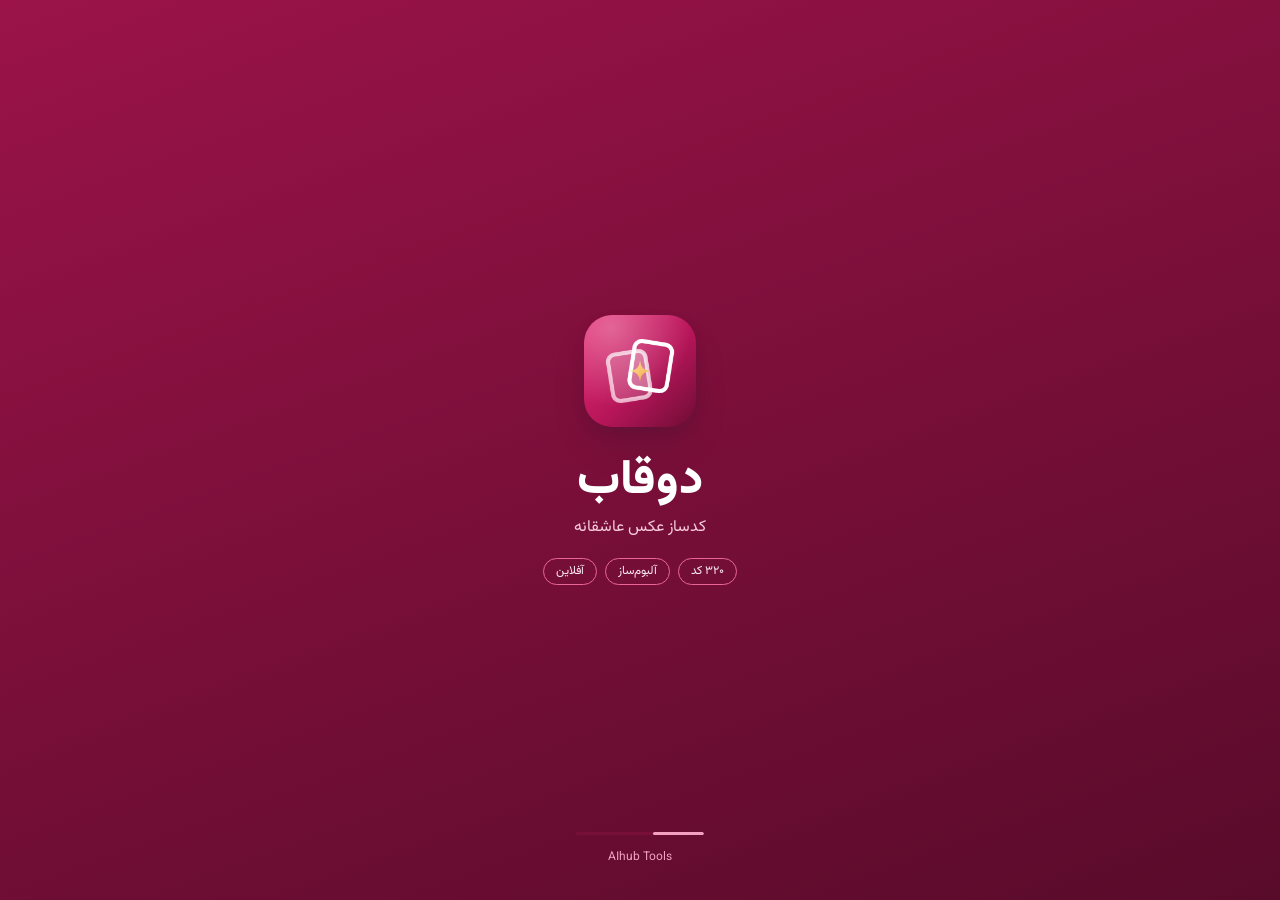
<file: app.html>
<!doctype html>
<html lang="fa" dir="rtl">
<head>
<meta charset="utf-8">
<meta name="viewport" content="width=device-width,initial-scale=1,viewport-fit=cover">
<title>دوقاب | کدساز عکس عاشقانه</title>
<meta name="description" content="۳۲۰ کد عکس عاشقانه؛ سازندهٔ پرامپت، برنامه‌ریز آلبوم و شات‌لیست عکاس؛ فارسی و آفلاین.">
<meta name="theme-color" content="#F4F7F9" media="(prefers-color-scheme: light)">
<meta name="theme-color" content="#0A1220" media="(prefers-color-scheme: dark)">
<meta name="color-scheme" content="dark light">
<link rel="manifest" href="manifest.webmanifest">
<link rel="icon" href="icon.svg" type="image/svg+xml">
<link rel="icon" href="favicon-32.png" sizes="32x32" type="image/png">
<link rel="apple-touch-icon" href="apple-touch-icon.png">
<link rel="preload" href="fonts/Vazirmatn.woff2" as="font" type="font/woff2" crossorigin>
<script>try{var de=document.documentElement,th=JSON.parse(localStorage.getItem("ccb1")||"{}").theme;if(th==="light"||th==="dark")de.dataset.theme=th;de.setAttribute("data-brand",localStorage.getItem("aihub-brand")||"rose")}catch(e){document.documentElement.setAttribute("data-brand","rose")}</script>
<link rel="stylesheet" href="aihub.bundle.css">
<link rel="stylesheet" href="duoframe.css">
</head>
<body class="has-bottomnav locked">
<!-- AIhub icons (icons.sprite.html) + آیکن‌های اختصاصی دوقاب (همان سبک: stroke، ۲۴px) -->
<svg width="0" height="0" style="position:absolute" aria-hidden="true" focusable="false">
  <defs>
    <style>.ico{width:24px;height:24px;fill:none;stroke:currentColor;stroke-width:2;stroke-linecap:round;stroke-linejoin:round;flex:none}</style>
    <symbol id="i-home" viewBox="0 0 24 24"><path d="M3 11 12 3l9 8M5 10v10h14V10"/></symbol>
    <symbol id="i-box" viewBox="0 0 24 24"><path d="m3 7.5 9-4.5 9 4.5v9L12 21l-9-4.5Z"/><path d="m3 7.5 9 4.5 9-4.5M12 12v9"/></symbol>
    <symbol id="i-users" viewBox="0 0 24 24"><circle cx="9" cy="8" r="3.5"/><path d="M2.5 20a6.5 6.5 0 0 1 13 0M16 4.5a3.5 3.5 0 0 1 0 7M18 14.5a6.5 6.5 0 0 1 3.5 5.5"/></symbol>
    <symbol id="i-user" viewBox="0 0 24 24"><circle cx="12" cy="8" r="4"/><path d="M4 21a8 8 0 0 1 16 0"/></symbol>
    <symbol id="i-wallet" viewBox="0 0 24 24"><path d="M3 7a2 2 0 0 1 2-2h12v4M3 7v11a2 2 0 0 0 2 2h14a1 1 0 0 0 1-1V10a1 1 0 0 0-1-1H5a2 2 0 0 1-2-2Z"/><circle cx="16.5" cy="14.5" r="1"/></symbol>
    <symbol id="i-gear" viewBox="0 0 24 24"><circle cx="12" cy="12" r="3"/><path d="M12 2v3M12 19v3M2 12h3M19 12h3M4.9 4.9l2.1 2.1M17 17l2.1 2.1M4.9 19.1 7 17M17 7l2.1-2.1"/></symbol>
    <symbol id="i-plus" viewBox="0 0 24 24"><path d="M12 5v14M5 12h14"/></symbol>
    <symbol id="i-check" viewBox="0 0 24 24"><path d="m5 12 5 5L20 7"/></symbol>
    <symbol id="i-x" viewBox="0 0 24 24"><path d="M6 6l12 12M18 6 6 18"/></symbol>
    <symbol id="i-chev-r" viewBox="0 0 24 24"><path d="m9 6 6 6-6 6"/></symbol>
    <symbol id="i-chev-l" viewBox="0 0 24 24"><path d="m15 6-6 6 6 6"/></symbol>
    <symbol id="i-chev-d" viewBox="0 0 24 24"><path d="m6 9 6 6 6-6"/></symbol>
    <symbol id="i-search" viewBox="0 0 24 24"><circle cx="11" cy="11" r="7"/><path d="m20 20-3.5-3.5"/></symbol>
    <symbol id="i-menu" viewBox="0 0 24 24"><path d="M4 6h16M4 12h16M4 18h16"/></symbol>
    <symbol id="i-bell" viewBox="0 0 24 24"><path d="M6 8a6 6 0 0 1 12 0c0 7 3 8 3 8H3s3-1 3-8M10 20a2 2 0 0 0 4 0"/></symbol>
    <symbol id="i-sun" viewBox="0 0 24 24"><circle cx="12" cy="12" r="4"/><path d="M12 2v2M12 20v2M4.9 4.9l1.4 1.4M17.7 17.7l1.4 1.4M2 12h2M20 12h2M4.9 19.1l1.4-1.4M17.7 6.3l1.4-1.4"/></symbol>
    <symbol id="i-moon" viewBox="0 0 24 24"><path d="M20 14.5A8 8 0 0 1 9.5 4 8.5 8.5 0 1 0 20 14.5Z"/></symbol>
    <symbol id="i-filter" viewBox="0 0 24 24"><path d="M4 5h16l-6 8v6l-4-2v-4Z"/></symbol>
    <symbol id="i-calendar" viewBox="0 0 24 24"><rect x="3" y="5" width="18" height="16" rx="3"/><path d="M7 3v4M17 3v4M3 10h18"/></symbol>
    <symbol id="i-download" viewBox="0 0 24 24"><path d="M12 4v11M7 10l5 5 5-5M5 20h14"/></symbol>
    <symbol id="i-trash" viewBox="0 0 24 24"><path d="M4 7h16M10 11v6M14 11v6M6 7l1 13h10l1-13M9 7V4h6v3"/></symbol>
    <symbol id="i-edit" viewBox="0 0 24 24"><path d="M4 20h4L19 9l-4-4L4 16Z"/></symbol>
    <symbol id="i-panel" viewBox="0 0 24 24"><rect x="3" y="4" width="18" height="16" rx="3"/><path d="M9 4v16"/></symbol>
    <symbol id="i-chart" viewBox="0 0 24 24"><path d="M4 20h16M7 20v-7M12 20V5M17 20v-9"/></symbol>
    <symbol id="i-logout" viewBox="0 0 24 24"><path d="M9 4H5v16h4M16 8l4 4-4 4M20 12H9"/></symbol>
    <symbol id="i-command" viewBox="0 0 24 24"><path d="M9 9V6a3 3 0 1 0-3 3h12a3 3 0 1 0-3-3v12a3 3 0 1 0 3-3H6a3 3 0 1 0 3 3Z"/></symbol>
    <symbol id="i-more" viewBox="0 0 24 24"><path d="M5 12h.01M12 12h.01M19 12h.01" stroke-width="3.2"/></symbol>
    <symbol id="i-sparkle" viewBox="0 0 24 24"><path d="M12 3l1.9 5.1L19 10l-5.1 1.9L12 17l-1.9-5.1L5 10l5.1-1.9Z"/><path d="M19 16v4M17 18h4"/></symbol>
    <symbol id="i-palette" viewBox="0 0 24 24"><path d="M12 3a9 9 0 1 0 0 18c1.4 0 2-1 2-2 0-1.3-1-1.6-1-2.6 0-1 .8-1.4 1.8-1.4H17a4 4 0 0 0 4-4c0-4.4-4-8-9-8Z"/><circle cx="7.5" cy="11" r="1"/><circle cx="10.5" cy="7" r="1"/><circle cx="15.5" cy="7.5" r="1"/></symbol>
    <symbol id="i-phone" viewBox="0 0 24 24"><rect x="6" y="2" width="12" height="20" rx="3"/><path d="M11 18h2"/></symbol>
    <symbol id="i-undo" viewBox="0 0 24 24"><path d="M9 14 4 9l5-5M4 9h10a6 6 0 0 1 0 12h-3"/></symbol>
    <!-- اختصاصی دوقاب -->
    <symbol id="i-duo" viewBox="0 0 24 24"><rect x="3" y="6" width="12" height="12" rx="3"/><path d="M12 8.5h6a3 3 0 0 1 3 3v4a3 3 0 0 1-3 3H12"/></symbol>
    <symbol id="i-library" viewBox="0 0 24 24"><rect x="3" y="3" width="7.5" height="7.5" rx="2"/><rect x="13.5" y="3" width="7.5" height="7.5" rx="2"/><rect x="3" y="13.5" width="7.5" height="7.5" rx="2"/><rect x="13.5" y="13.5" width="7.5" height="7.5" rx="2"/></symbol>
    <symbol id="i-album" viewBox="0 0 24 24"><rect x="3" y="4" width="18" height="16" rx="3"/><circle cx="9" cy="10" r="1.6"/><path d="m21 16-5-5-8 8"/></symbol>
    <symbol id="i-layers" viewBox="0 0 24 24"><path d="m12 3 9 5-9 5-9-5Z"/><path d="m3 13 9 5 9-5"/></symbol>
    <symbol id="i-camera" viewBox="0 0 24 24"><path d="M4 8h3l2-3h6l2 3h3v11H4z"/><circle cx="12" cy="13" r="3.5"/></symbol>
    <symbol id="i-heart" viewBox="0 0 24 24"><path d="M12 20.6s-7.6-4.7-9.4-9.5C1.4 7.7 3.4 4.6 6.6 4.6c2 0 3.6 1.1 5.4 3.2 1.8-2.1 3.4-3.2 5.4-3.2 3.2 0 5.2 3.1 4 6.5-1.8 4.8-9.4 9.5-9.4 9.5z"/></symbol>
    <symbol id="i-copy" viewBox="0 0 24 24"><rect x="9" y="9" width="11" height="11" rx="2"/><path d="M5 15V6a2 2 0 0 1 2-2h9"/></symbol>
    <symbol id="i-share" viewBox="0 0 24 24"><circle cx="6" cy="12" r="2.5"/><circle cx="18" cy="6" r="2.5"/><circle cx="18" cy="18" r="2.5"/><path d="m8.2 10.8 7.6-3.6M8.2 13.2l7.6 3.6"/></symbol>
    <symbol id="i-print" viewBox="0 0 24 24"><path d="M7 9V4h10v5M7 17H5a1 1 0 0 1-1-1v-5a2 2 0 0 1 2-2h12a2 2 0 0 1 2 2v5a1 1 0 0 1-1 1h-2"/><rect x="7" y="14" width="10" height="6"/></symbol>
    <symbol id="i-upload" viewBox="0 0 24 24"><path d="M12 16V5M7 10l5-5 5 5M5 20h14"/></symbol>
    <symbol id="i-lock" viewBox="0 0 24 24"><rect x="5" y="11" width="14" height="9" rx="2"/><path d="M8 11V8a4 4 0 0 1 8 0v3"/></symbol>
    <symbol id="i-info" viewBox="0 0 24 24"><circle cx="12" cy="12" r="9"/><path d="M12 11v5M12 8h.01"/></symbol>
    <symbol id="i-shuffle" viewBox="0 0 24 24"><path d="M16 4h4v4M4 20 20 4M20 16v4h-4M15 15l5 5M4 4l5 5"/></symbol>
    <symbol id="i-refresh" viewBox="0 0 24 24"><path d="M20 11a8 8 0 1 0-2.3 5.7M20 4v7h-7"/></symbol>
    <symbol id="i-shield" viewBox="0 0 24 24"><path d="M12 3 4 6v6c0 5 3.5 8 8 9 4.5-1 8-4 8-9V6Z"/><path d="m9 12 2 2 4-4"/></symbol>
  </defs>
</svg>

<div id="splash" aria-hidden="true"><div class="sp-bg"></div><div class="sp-dots"></div>
<div class="sp-core"><div class="sp-logo"><span class="sp-ring"></span><span class="sp-ring r2"></span><img src="icon-192.png" width="112" height="112" alt=""></div>
<div class="sp-name">دوقاب</div><div class="sp-tag">کدساز عکس عاشقانه</div>
<div class="sp-sub"><span>۳۲۰ کد</span><span>آلبوم‌ساز</span><span>آفلاین</span></div></div>
<div class="sp-foot"><div class="sp-bar"><i></i></div><span>AIhub Tools</span></div></div>
<script>
(function(){
 var sp=document.getElementById("splash"),t0=Date.now(),fast=false,rm=false;
 try{fast=sessionStorage.getItem("duo.sp")==="1";sessionStorage.setItem("duo.sp","1")}catch(e){}
 try{rm=matchMedia("(prefers-reduced-motion:reduce)").matches}catch(e){}
 if(fast)sp.className="fast";
 var MIN=fast?250:(rm?600:1800),done=0;
 var iv=setInterval(function(){
  var ready=window.__ready||window.__rescued,el=Date.now()-t0;
  if(done||!((ready&&el>=MIN)||el>12000))return;
  done=1;clearInterval(iv);sp.className=(fast?"fast ":"")+"out";
  setTimeout(function(){if(sp.parentNode)sp.parentNode.removeChild(sp)},800)},60);
})();
</script>
<script>
/* صفحهٔ نجات: اگر برنامه تا ۹ ثانیه بالا نیامد یا هنگام راه‌اندازی خطا داد، به‌جای لوگوی ثابت راه نجات نشان می‌دهد */
(function(){
 var K="ccb1";
 function raw(){try{return localStorage.getItem(K)||""}catch(e){return""}}
 function dl(){try{var b=new Blob([raw()||"{}"],{type:"application/json"}),u=URL.createObjectURL(b),a=document.createElement("a");a.href=u;a.download="duoframe-raw-data.json";document.body.appendChild(a);a.click();a.remove();setTimeout(function(){URL.revokeObjectURL(u)},2000)}catch(e){}}
 window.__rescue=function(){
  if(window.__ready||window.__rescued)return;window.__rescued=1;
  var L=document.getElementById("lock");if(!L)return;document.body.classList.add("locked");
  L.innerHTML='<div class="lockbox"><img class="lm" src="icon-192.png" width="64" height="64" alt=""><h1>برنامه درست بالا نیامد</h1><p class="lsub">اطلاعات شما پاک نشده است. یکی از گزینه‌ها را امتحان کنید.</p>'
   +'<button class="btn btn--primary btn--block" type="button" id="rs-retry">تلاش دوباره</button>'
   +'<button class="btn btn--block" type="button" id="rs-dl" style="margin-top:10px">دانلود نسخهٔ خام اطلاعات</button>'
   +'<button class="btn btn--block" type="button" id="rs-reset" style="margin-top:10px">بازنشانی اطلاعات برنامه (کد فعال‌سازی می‌ماند)</button>'
   +'<p class="lfoot">اگر مشکل ادامه داشت: <span dir="ltr">@aihub_tools</span></p></div>';
  document.getElementById("rs-retry").onclick=function(){location.reload()};
  document.getElementById("rs-dl").onclick=dl;
  document.getElementById("rs-reset").onclick=function(){if(confirm("علاقه‌مندی‌ها، شات‌لیست و ترکیب‌های ذخیره‌شده پاک شود؟ پیشنهاد می‌شود اول نسخهٔ خام را دانلود کنید.")){try{localStorage.removeItem(K)}catch(e){}location.reload()}}
 };
 addEventListener("error",function(){window.__rescue()});
 addEventListener("unhandledrejection",function(){window.__rescue()});
 setTimeout(function(){window.__rescue()},9000);
})();
</script>
<div id="lock" role="dialog" aria-modal="true" aria-label="فعال‌سازی"><div class="lockbox"><div class="lockbox__head"><img src="icon-192.png" width="64" height="64" alt=""></div></div></div>
<a class="skip" href="#main">رفتن به محتوا</a>
<div class="app" data-sidebar="expanded">
  <aside class="sidebar" id="sidebar" aria-label="منوی اصلی">
    <div class="sidebar__head">
      <a class="brand" href="app.html" aria-label="دوقاب"><span class="brand__mark"><svg class="ico" aria-hidden="true"><use href="#i-duo"/></svg></span><span class="brand__name">دوقاب</span></a>
      <button class="btn btn--ghost btn--icon sidebar__close" type="button" data-drawer-close aria-label="بستن منو"><svg class="ico" aria-hidden="true"><use href="#i-x"/></svg></button>
    </div>
    <nav class="sidebar__nav" aria-label="بخش‌ها">
      <div class="nav__title">بساز</div>
      <a class="nav__item" href="app.html?tab=lib" data-route="lib" data-tip="کتابخانه" data-tip-pos="side"><svg class="ico" aria-hidden="true"><use href="#i-library"/></svg><span class="nav__label">کتابخانه</span><span class="badge badge--brand badge--plain nav__badge">۳۲۰</span></a>
      <a class="nav__item" href="app.html?tab=build" data-route="build" data-tip="سازنده" data-tip-pos="side"><svg class="ico" aria-hidden="true"><use href="#i-sparkle"/></svg><span class="nav__label">سازنده</span></a>
      <a class="nav__item" href="app.html?tab=album" data-route="album" data-tip="آلبوم" data-tip-pos="side"><svg class="ico" aria-hidden="true"><use href="#i-album"/></svg><span class="nav__label">آلبوم</span></a>
      <div class="nav__title">ذخیره و اجرا</div>
      <a class="nav__item" href="app.html?tab=rec" data-route="rec" data-tip="ترکیب‌ها" data-tip-pos="side"><svg class="ico" aria-hidden="true"><use href="#i-layers"/></svg><span class="nav__label">ترکیب‌ها</span></a>
      <a class="nav__item" href="app.html?tab=shoot" data-route="shoot" data-tip="عکاس" data-tip-pos="side"><svg class="ico" aria-hidden="true"><use href="#i-camera"/></svg><span class="nav__label">شات‌لیست عکاس</span></a>
    </nav>
    <div class="sidebar__foot">
      <button class="nav__item" type="button" data-open-settings data-tip="تنظیمات" data-tip-pos="side"><svg class="ico" aria-hidden="true"><use href="#i-gear"/></svg><span class="nav__label">تنظیمات</span></button>
      <button class="nav__item sidebar__toggle" type="button" data-sidebar-toggle aria-label="جمع کردن منو" aria-pressed="false"><svg class="ico" aria-hidden="true"><use href="#i-panel"/></svg><span class="nav__label sidebar__toggle-label">جمع کردن منو</span></button>
      <div class="user"><span class="avatar" aria-hidden="true">د</span><div class="user__meta"><div class="user__name">دوقاب</div><div class="user__role" id="userRole">نسخهٔ ۲٫۸</div></div></div>
    </div>
  </aside>
  <div class="scrim" data-drawer-close></div>

  <div class="app__main">
    <header class="topbar">
      <button class="btn btn--ghost btn--icon menu-btn" type="button" data-drawer-open aria-label="باز کردن منو" aria-expanded="false"><svg class="ico" aria-hidden="true"><use href="#i-menu"/></svg></button>
      <h2 class="topbar__title" id="pageTitle">کتابخانه</h2>
      <ol class="crumbs crumbs--top"><li><a href="app.html">دوقاب</a></li><li aria-current="page" id="crumbCur">کتابخانه</li></ol>
      <div class="topbar__actions">
        <button class="search-trigger" type="button" data-cmdk-open aria-label="جستجوی سراسری"><svg class="ico" aria-hidden="true"><use href="#i-search"/></svg><span class="search-trigger__text">جستجو در کدها و دستورها…</span><span class="kbd">Ctrl</span><span class="kbd">K</span></button>
        <span id="mbadge" class="badge badge--accent" hidden>حالت محتاط</span>
        <button id="inst" class="btn btn--sm" type="button">نصب برنامه</button>
        <button id="themeBtn" class="btn btn--ghost btn--icon" type="button" aria-label="تغییر ظاهر"><svg class="ico" aria-hidden="true"><use id="themeIco" href="#i-moon"/></svg></button>
        <div class="menu-wrap">
          <button class="btn btn--ghost btn--icon" type="button" data-menu="#moreMenu" aria-label="بیشتر" aria-haspopup="menu" aria-expanded="false" aria-controls="moreMenu"><svg class="ico" aria-hidden="true"><use href="#i-more"/></svg></button>
          <div class="menu" id="moreMenu" role="menu">
            <button class="menu__item" type="button" role="menuitem" data-open-settings><svg class="ico" aria-hidden="true"><use href="#i-gear"/></svg>تنظیمات</button>
            <button class="menu__item" type="button" role="menuitem" data-do="backup"><svg class="ico" aria-hidden="true"><use href="#i-download"/></svg>دریافت فایل پشتیبان</button>
            <hr class="menu__sep">
            <a class="menu__item" role="menuitem" href="https://rubika.ir/aihub_tools" target="_blank" rel="noopener"><svg class="ico" aria-hidden="true"><use href="#i-share"/></svg>پشتیبانی در روبیکا</a>
            <a class="menu__item" role="menuitem" href="https://t.me/aihub_tools" target="_blank" rel="noopener"><svg class="ico" aria-hidden="true"><use href="#i-share"/></svg>پشتیبانی در تلگرام</a>
            <a class="menu__item" role="menuitem" href="https://instagram.com/aihub_tools" target="_blank" rel="noopener"><svg class="ico" aria-hidden="true"><use href="#i-share"/></svg>پشتیبانی در اینستاگرام</a>
          </div>
        </div>
      </div>
    </header>

    <main class="page" id="main" tabindex="-1">
      <div class="alert alert--warning" id="licBanner" role="status" hidden></div>

      <section id="v-lib" class="view on" data-page="lib" aria-labelledby="h-lib">
        <div class="page-head">
          <div><h1 id="h-lib">کتابخانهٔ کدها</h1><p class="page-head__sub">۳۲۰ کد ژست، کادر، نور، لباس و مکان؛ بزن تا کپی شود.</p></div>
          <div class="page-head__actions"><button class="btn btn--primary" type="button" data-go="build"><svg class="ico" aria-hidden="true"><use href="#i-sparkle"/></svg>ساخت پرامپت از کدها</button></div>
        </div>
        <div class="card card--brand card--hero pattern-girih hero">
          <h2>کد را بزن، کپی کن، بساز</h2>
          <p class="muted">روی هر کد بزن تا کپی شود، با قلب ذخیره‌اش کن و با فیلترها بین دسته‌ها بگرد. کدها را در «سازنده» به یک پرامپت کامل تبدیل کن.</p>
          <div id="intro" hidden>
            <b>شروع سریع</b>
            <ol><li>از کتابخانه چند کد بردار (یا «غافلگیرم کن» را در سازنده بزن).</li><li>در سازنده ابزارت را انتخاب کن تا جمله مخصوص همان ابزار ساخته شود.</li><li>عکس داری؟ حالت «ویرایش عکس» را بزن و فقط تغییر لازم را بخواه.</li></ol>
            <button class="btn btn--sm btn--accent" id="introx" type="button">متوجه شدم</button>
          </div>
        </div>
        <div class="toolbar">
          <div class="search"><svg class="ico" aria-hidden="true"><use href="#i-search"/></svg><input class="input" id="q" type="search" placeholder="جستجوی کد، فارسی یا انگلیسی" aria-label="جستجوی کد"></div>
          <span class="muted num" id="libCount" aria-live="polite"></span>
        </div>
        <div class="chips" id="chips" role="group" aria-label="دسته‌ها"></div>
        <div class="alert" id="tipbar" hidden><span></span></div>
        <div class="codes" id="list" aria-live="polite"><div class="skel-card"><div class="skeleton"></div><div class="skeleton"></div><div class="skeleton"></div></div><div class="skel-card"><div class="skeleton"></div><div class="skeleton"></div><div class="skeleton"></div></div><div class="skel-card"><div class="skeleton"></div><div class="skeleton"></div><div class="skeleton"></div></div></div>
        <div class="more-wrap"><button class="btn" id="more" type="button" style="display:none">نمایش بیشتر</button></div>
      </section>

      <section id="v-build" class="view" data-page="build" aria-labelledby="h-build">
        <div class="page-head">
          <div><h1 id="h-build">سازندهٔ پرامپت</h1><p class="page-head__sub">برای هر نقش یک کد انتخاب کن، ابزارت را بزن و پرامپت آمادهٔ کپی را بگیر.</p></div>
          <div class="page-head__actions"><div class="segmented" role="tablist" aria-label="حالت سازنده"><button type="button" role="tab" data-mode="create" aria-selected="true">ساخت تصویر</button><button type="button" role="tab" data-mode="edit" aria-selected="false">ویرایش عکس</button></div></div>
        </div>
        <div class="acc" style="margin-block-end:var(--sp-4)"><details><summary>راهنمای ترکیب در یک نگاه</summary><div class="acc__body">
          <ol><li>از هر نقش حداکثر یک کد بردار.</li><li>مجموع کدها از شش بیشتر نشود.</li><li>پس از اولین نتیجه فقط یک کد را عوض کن.</li><li>خروجی یک جمله‌ی کامل است و به هیچ ابزار خاصی وابسته نیست.</li></ol>
          <p class="muted" id="iosHint" style="display:none">برای نصب روی آیفون: دکمه‌ی اشتراک‌گذاری و بعد «Add to Home Screen».</p>
        </div></details></div>
        <div class="grid grid--main-side build">
          <div class="build__main">
            <div data-o="1">
              <div class="card" id="eopsWrap" hidden style="margin-block-end:var(--sp-4)"><h2 class="card__title">چه تغییری لازم است؟</h2><div class="chips wrap" id="eops"></div></div>
              <div class="card">
                <div class="card__head"><h2 id="slotsT">ترکیب من</h2><span class="badge badge--brand num" id="cnt"></span></div>
                <div class="slots" id="slots"></div>
                <div id="warns"></div>
                <div class="bar-actions"><button class="btn" id="rnd" type="button"><svg class="ico" aria-hidden="true"><use href="#i-shuffle"/></svg>غافلگیرم کن</button><button class="btn" id="clr" type="button">پاک‌کردن همه</button><button class="btn" id="lnk" type="button"><svg class="ico" aria-hidden="true"><use href="#i-copy"/></svg>کپی لینک ترکیب</button></div>
              </div>
            </div>
            <div data-o="3" id="outs" aria-live="polite"></div>
          </div>
          <div class="build__side">
            <div class="card" data-o="2">
              <h2 class="card__title">تنظیمات خروجی</h2>
              <div class="stack" style="--stack:var(--sp-3);margin-block-start:var(--sp-3)">
                <label class="field"><span class="field__label">ابزار هدف</span><select class="select" id="tool"></select></label>
                <div class="fields-2">
                  <label class="field"><span class="field__label">نسبت تصویر</span><select class="select" id="ratio"><option value="4:5">۴:۵ پست</option><option value="9:16">۹:۱۶ استوری</option><option value="1:1">۱:۱ مربع</option><option value="3:2">۳:۲ افقی</option><option value="16:9">۱۶:۹ عریض</option></select></label>
                  <label class="field"><span class="field__label">زبان خروجی</span><select class="select" id="lang"><option value="both">فارسی و انگلیسی</option><option value="fa">فقط فارسی</option><option value="en">فقط انگلیسی</option></select></label>
                </div>
                <label class="switch" id="refw"><input type="checkbox" id="ref" checked><span class="switch__track"></span><span>عکس مرجع دارم (حفظ هویت دو نفر)</span></label>
              </div>
            </div>
            <div class="card" data-o="4">
              <h2 class="card__title">ذخیرهٔ ترکیب</h2>
              <div class="stack" style="--stack:var(--sp-3);margin-block-start:var(--sp-3)">
                <label class="field"><span class="field__label">نام ترکیب برای ذخیره</span><input class="input" type="text" id="sname" placeholder="مثلاً: کافه‌ی غروب"></label>
                <button class="btn btn--block" id="ssave" type="button">ذخیره ترکیب</button>
              </div>
            </div>
          </div>
        </div>
      </section>

      <section id="v-album" class="view" data-page="album" aria-labelledby="h-album">
        <div class="page-head">
          <div><h1 id="h-album">برنامه‌ریز آلبوم</h1><p class="page-head__sub">دنیای آلبوم ثابت می‌ماند؛ فقط ژست، کادر و لنز بین عکس‌ها عوض می‌شود.</p></div>
          <div class="page-head__actions"><button class="btn btn--primary" id="agen" type="button">ساخت آلبوم</button></div>
        </div>
        <div class="acc" style="margin-block-end:var(--sp-4)"><details><summary>قاعدهٔ ثبات چهره و لباس در آلبوم</summary><div class="acc__body">
          <ol><li>عکس ۱ «لنگر» آلبوم است. چند بار بسازش و بهترین نسخه را نگه دار.</li><li>برای عکس‌های بعدی، عکس مرجع اصلی و همان عکس ۱ را هم پیوست کن.</li><li>اگر یک عکس خراب شد، فقط همان را «عوض‌کن» بزن؛ قفل‌شده‌ها دست نمی‌خورند.</li><li>دنیای آلبوم را وسط کار عوض نکن، وگرنه ثبات از بین می‌رود.</li></ol>
        </div></details></div>
        <div class="grid grid--2">
          <div class="card">
            <h2 class="card__title">الگوی آلبوم</h2>
            <div class="chips wrap" id="atpl"></div>
            <div class="opts-row" style="margin-block-start:var(--sp-3)">
              <label class="field"><span class="field__label">تعداد عکس</span><select class="select" id="asize"><option value="6">۶ عکس</option><option value="9">۹ عکس</option><option value="12">۱۲ عکس</option></select></label>
              <label class="field"><span class="field__label">نسبت تصویر</span><select class="select" id="aratio"><option value="4:5">۴:۵ پست</option><option value="9:16">۹:۱۶ استوری</option><option value="1:1">۱:۱ مربع</option><option value="3:2">۳:۲ افقی</option><option value="16:9">۱۶:۹ عریض</option></select></label>
            </div>
          </div>
          <div class="card">
            <div class="card__head"><h2>دنیای آلبوم</h2><div class="row"><button class="btn btn--sm" id="afrom" type="button">از سازنده</button><button class="btn btn--sm" id="arnd" type="button"><svg class="ico" aria-hidden="true"><use href="#i-shuffle"/></svg>تصادفی</button></div></div>
            <div class="slots" id="aworld"></div><div id="awarn"></div>
          </div>
        </div>
        <div class="section-title"><h2>عکس‌های آلبوم</h2></div>
        <div class="cards" id="ashots"></div>
        <div id="aactions" hidden>
          <div class="card" style="margin-block-start:var(--sp-4)">
            <div class="fields-2"><label class="field"><span class="field__label">نام آلبوم</span><input class="input" type="text" id="aname" placeholder="مثلاً: باغ ایرانی غروب"></label></div>
            <div class="bar-actions"><button class="btn" id="asave" type="button">ذخیرهٔ آلبوم</button><button class="btn" id="acopyall" type="button"><svg class="ico" aria-hidden="true"><use href="#i-copy"/></svg>کپی همهٔ پرامپت‌ها</button><button class="btn" id="abd" type="button">افزودن به شات‌لیست</button></div>
          </div>
        </div>
        <div class="section-title"><h2>آلبوم‌های من</h2></div>
        <div class="cards" id="amine"></div>
      </section>

      <section id="v-rec" class="view" data-page="rec" aria-labelledby="h-rec">
        <div class="page-head">
          <div><h1 id="h-rec">ترکیب‌های آماده</h1><p class="page-head__sub">شش ترکیب آمادهٔ شش‌کدی برای شروع سریع؛ هر کدش را در سازنده عوض کن.</p></div>
          <div class="page-head__actions"><button class="btn btn--primary" type="button" data-go="build">ساخت ترکیب جدید</button></div>
        </div>
        <div class="cards" id="recs"></div>
        <div class="section-title"><h2>ترکیب‌های من</h2></div>
        <div class="cards" id="mine"></div>
      </section>

      <section id="v-shoot" class="view" data-page="shoot" aria-labelledby="h-shoot">
        <div class="page-head noprint">
          <div><h1 id="h-shoot">شات‌لیست عکاس</h1><p class="page-head__sub"><span class="num" id="bcnt"></span></p></div>
          <div class="page-head__actions"><button class="btn btn--primary" id="bsug" type="button">افزودن شات‌لیست پیشنهادی</button></div>
        </div>
        <div class="alert noprint" style="margin-block-end:var(--sp-4)"><span>ژست‌هایی که می‌خواهی در پروژه بگیری را اینجا جمع کن، حین عکاسی تیک بزن و لیست را کپی یا چاپ کن. «شات‌لیست پیشنهادی» یک شروع آماده می‌دهد.</span></div>
        <div class="bar-actions noprint" style="margin-block:0 var(--sp-4)"><button class="btn" id="bcopy" type="button"><svg class="ico" aria-hidden="true"><use href="#i-copy"/></svg>کپی لیست</button><button class="btn" id="bprint" type="button"><svg class="ico" aria-hidden="true"><use href="#i-print"/></svg>چاپ</button><button class="btn" id="bshare" type="button" hidden><svg class="ico" aria-hidden="true"><use href="#i-share"/></svg>اشتراک‌گذاری</button><button class="btn" id="bclr" type="button">پاک‌کردن</button></div>
        <div class="list board" id="board"></div>
      </section>
    </main>
  </div>
</div>

<nav class="bottomnav" aria-label="بخش‌ها">
  <a href="app.html?tab=lib" data-route="lib"><span class="ico-wrap"><svg class="ico" aria-hidden="true"><use href="#i-library"/></svg></span>کتابخانه</a>
  <a href="app.html?tab=build" data-route="build"><span class="ico-wrap"><svg class="ico" aria-hidden="true"><use href="#i-sparkle"/></svg></span>سازنده</a>
  <a href="app.html?tab=album" data-route="album"><span class="ico-wrap"><svg class="ico" aria-hidden="true"><use href="#i-album"/></svg></span>آلبوم</a>
  <a href="app.html?tab=rec" data-route="rec"><span class="ico-wrap"><svg class="ico" aria-hidden="true"><use href="#i-layers"/></svg></span>ترکیب‌ها</a>
  <a href="app.html?tab=shoot" data-route="shoot"><span class="ico-wrap"><svg class="ico" aria-hidden="true"><use href="#i-camera"/></svg></span>عکاس</a>
</nav>

<div id="dock" hidden><span id="dk"></span><button class="btn btn--primary btn--sm" id="dkcp" type="button"><svg class="ico" aria-hidden="true"><use href="#i-copy"/></svg>کپی پرامپت</button></div>

<dialog class="dlg" id="sheet" aria-labelledby="sh-t"><div class="sheet"><div class="sheet__grab"></div>
  <div class="dlg__head"><h2 id="sh-t"></h2><button class="btn btn--ghost btn--icon" id="sh-x" type="button" aria-label="بستن"><svg class="ico" aria-hidden="true"><use href="#i-x"/></svg></button></div>
  <div class="dlg__body"><div class="search"><svg class="ico" aria-hidden="true"><use href="#i-search"/></svg><input class="input" id="sh-q" type="search" placeholder="جستجو" aria-label="جستجو در کدها"></div><div id="sh-l"></div></div>
</div></dialog>

<dialog class="dlg" id="settings" aria-labelledby="st-t"><div class="sheet"><div class="sheet__grab"></div>
  <div class="dlg__head"><h2 id="st-t">تنظیمات</h2><button class="btn btn--ghost btn--icon" data-close type="button" aria-label="بستن"><svg class="ico" aria-hidden="true"><use href="#i-x"/></svg></button></div>
  <div class="dlg__body">
    <h3>ظاهر</h3>
    <div class="srow"><div><b>حالت نمایش</b><div class="muted">پیش‌فرض: مطابق تنظیم دستگاه</div></div><select class="select" id="theme" aria-label="حالت نمایش"><option value="auto">خودکار</option><option value="light">روشن</option><option value="dark">تیره</option></select></div>
    <div class="srow"><div><b>رنگ برند</b><div class="muted">رنگ دکمه‌ها و تأکیدها</div></div><div class="segmented" role="group" aria-label="رنگ برند"><button type="button" data-brand-pick="rose" aria-pressed="false">رز</button><button type="button" data-brand-pick="indigo" aria-pressed="false">نیلی</button><button type="button" data-brand-pick="firouzeh" aria-pressed="false">فیروزه‌ای</button></div></div>
    <label class="srow srow-sw"><div><b>حالت محتاط</b><div class="muted">کدهای بوسه و تماس نزدیک در همه‌جا پنهان می‌شود</div></div><span class="switch"><input type="checkbox" id="modest"><span class="switch__track"></span></span></label>
    <label class="srow srow-sw"><div><b>روشن‌ماندن صفحه در شات‌لیست</b><div class="muted">حین جلسهٔ عکاسی صفحه خاموش نشود</div></div><span class="switch"><input type="checkbox" id="wake"><span class="switch__track"></span></span></label>
    <h3>کد فعال‌سازی</h3>
    <div id="licCard"></div>
    <h3>پشتیبان‌گیری</h3>
    <p class="muted">علاقه‌مندی‌ها، شات‌لیست و ترکیب‌های ذخیره‌شده فقط روی همین دستگاه ذخیره می‌شوند. از آن‌ها پشتیبان بگیر تا با پاک‌شدن داده‌های مرورگر از دست نروند.</p>
    <div class="acts"><button class="btn btn--primary" id="exp" type="button"><svg class="ico" aria-hidden="true"><use href="#i-download"/></svg>دریافت فایل پشتیبان</button><button class="btn" id="imp" type="button"><svg class="ico" aria-hidden="true"><use href="#i-upload"/></svg>بازیابی از فایل</button><button class="btn" id="undoimp" type="button" hidden><svg class="ico" aria-hidden="true"><use href="#i-undo"/></svg>برگرداندن به قبل از بازیابی</button><input type="file" id="impf" accept="application/json,.json" hidden></div>
    <div class="srow"><div><b>ذخیره‌سازی پایدار</b><div class="muted" id="persist">…</div></div><button class="btn btn--sm" id="pers" type="button">درخواست</button></div>
    <div class="acts"><button class="btn btn--danger" id="wipe" type="button"><svg class="ico" aria-hidden="true"><use href="#i-trash"/></svg>پاک‌کردن همهٔ داده‌ها</button></div>
    <h3>دربارهٔ برنامه</h3>
    <p class="muted">دوقاب کدساز عکس عاشقانه است: ۳۲۰ کد آمادهٔ ژست، کادر، نور، لباس و مکان که با هم به یک پرامپت کامل برای ابزارهای هوش مصنوعی تبدیل می‌شوند. برنامه‌ریز آلبوم و شات‌لیست عکاس هم دارد و بعد از فعال‌سازی بدون اینترنت کار می‌کند. ساختهٔ AIhub Tools.</p>
    <h3>ارتباط با ما و پشتیبانی</h3>
    <p class="muted">برای خرید و تمدید کد فعال‌سازی، سؤال و گزارش مشکل، از یکی از راه‌ها پیام بدهید: <span class="ltr">@aihub_tools</span></p>
    <div class="soc">
      <a href="https://rubika.ir/aihub_tools" target="_blank" rel="noopener"><svg class="ico" viewBox="0 0 24 24" aria-hidden="true"><circle cx="12" cy="12" r="8"/><path d="M9 9h4a2 2 0 010 4H9m3 0l3 3"/></svg>روبیکا<small class="ltr">@aihub_tools</small></a>
      <a href="https://t.me/aihub_tools" target="_blank" rel="noopener"><svg class="ico" viewBox="0 0 24 24" aria-hidden="true"><path d="M21 4L3 11l6 2 2 6 3-4 5 4z"/></svg>تلگرام<small class="ltr">@aihub_tools</small></a>
      <a href="https://instagram.com/aihub_tools" target="_blank" rel="noopener"><svg class="ico" viewBox="0 0 24 24" aria-hidden="true"><rect x="4" y="4" width="16" height="16" rx="5"/><circle cx="12" cy="12" r="3.6"/><circle cx="16.8" cy="7.2" r=".6"/></svg>اینستاگرام<small class="ltr">@aihub_tools</small></a>
    </div>
    <p class="copy">© ۱۴۰۵ AIhub Tools. همهٔ حقوق این برنامه، شامل کدها، محتوا و طراحی، محفوظ است. کپی، بازنشر، اشتراک‌گذاری کد فعال‌سازی و فروش مجدد بدون اجازهٔ کتبی ممنوع است.</p>
    <p class="muted">دوقاب · کدساز عکس عاشقانه · نسخهٔ ۲٫۸</p>
  </div>
</div></dialog>

<div id="upd" role="alert" hidden><span>نسخهٔ جدید آماده است</span><button id="updgo" class="btn btn--primary btn--sm" type="button">به‌روزرسانی</button></div>

<script src="aihub.bundle.js"></script>
<script src="app.js"></script>
</body>
</html>
</file>
<file: aihub.bundle.css>
/* AIhub Design System v1.1 — bundle (tokens + brands + core + shell + overlay + data: search/avatar/acc/crumbs/vtabs)
   نسخهٔ سبک برای دوقاب: جدول/نمودار/pager چون استفاده نمی‌شوند حذف شده‌اند. brands.css تولیدی است؛ دستی ویرایش نکن. */

/* ===== tokens.css ===== */
@font-face { font-family: "Vazirmatn"; src: url("fonts/Vazirmatn.woff2") format("woff2"); font-weight: 100 900; font-display: swap; }

:root {
  --brand-50:  #E6F6F5; --brand-100: #C5EBE9; --brand-200: #93D8D5; --brand-300: #5FC2BE; --brand-400: #2FA9A5;
  --brand-500: #0F918D; --brand-600: #0A7F7C; --brand-700: #086664; --brand-800: #074F4E; --brand-900: #063B3A;
  --accent-50:  #FFF4E0; --accent-100: #FFE5B8; --accent-300: #F7BF66; --accent-500: #F2A33A; --accent-600: #C77B0A; --accent-700: #9A5D05;
  --ink-950: #0B1524; --ink-900: #0F1B2D; --ink-800: #1B2A40; --ink-700: #334259; --ink-600: #4F5E75; --ink-500: #6B7A90;
  --ink-400: #93A0B2; --ink-300: #BFC9D5; --ink-200: #DDE4EA; --ink-100: #EBF0F4; --ink-50:  #F4F7F9; --white: #FFFFFF;
  --success-500: #11774F;  --success-50: #E3F6EE;
  --warning-500: #8F5500;  --warning-50: #FFF1D9;
  --danger-500:  #B52F2F;  --danger-50:  #FDEAEA;
  --info-500:    #2B63D0;  --info-50:    #E7EFFD;

  --bg:            var(--ink-50);
  --surface:       var(--white);
  --surface-2:     var(--ink-100);
  --surface-sunk:  #EDF2F6;
  --text:          var(--ink-900);
  --text-muted:    var(--ink-600);
  --text-faint:    #5F6E85;
  --border:        var(--ink-200);
  --border-strong: var(--ink-300);
  --primary:       var(--brand-600);
  --primary-hover: var(--brand-700);
  --primary-press: var(--brand-800);
  --primary-soft:  var(--brand-50);
  --primary-ink:   var(--brand-700);
  --primary-glow:  rgba(10, 127, 124, .45);
  --on-primary:    var(--white);
  --accent:        var(--accent-500);
  --accent-soft:   var(--accent-50);
  --accent-ink:    var(--accent-700);
  --on-accent:     var(--ink-900);
  --focus-ring:    #2B63D0;
  --overlay:       rgba(11, 21, 36, .52);
  --tip-bg:        var(--ink-900);
  --tip-fg:        #FFFFFF;
  --tip-action:    #F7BF66;

  --chart-1: #0F918D; --chart-2: #C77B0A; --chart-3: #2B63D0; --chart-4: #C2417A; --chart-5: #6B7A90;

  --font-sans: "Vazirmatn", "Vazir", Tahoma, system-ui, -apple-system, "Segoe UI", sans-serif;
  --font-mono: ui-monospace, "SF Mono", Menlo, Consolas, monospace;

  --fs-xs: 0.75rem; --fs-sm: 0.875rem; --fs-base: 1rem; --fs-md: 1.125rem; --fs-lg: 1.375rem; --fs-xl: 1.75rem; --fs-2xl: 2.25rem; --fs-3xl: 3rem;
  --fw-regular: 400; --fw-medium: 500; --fw-semibold:600; --fw-bold: 700; --fw-black: 800;
  --lh-tight: 1.35; --lh-normal: 1.75; --lh-relaxed: 1.95;

  --sp-1: .25rem; --sp-2: .5rem; --sp-3: .75rem; --sp-4: 1rem; --sp-5: 1.25rem; --sp-6: 1.5rem; --sp-8: 2rem; --sp-10: 2.5rem; --sp-12: 3rem; --sp-16: 4rem;
  --r-xs: 6px; --r-sm: 10px; --r-md: 14px; --r-lg: 20px; --r-xl: 28px; --r-pill: 999px;

  --shadow-1: 0 1px 2px rgba(15,27,45,.06), 0 1px 1px rgba(15,27,45,.04);
  --shadow-2: 0 2px 6px rgba(15,27,45,.06), 0 8px 20px -6px rgba(15,27,45,.10);
  --shadow-3: 0 6px 14px rgba(15,27,45,.08), 0 22px 44px -12px rgba(15,27,45,.18);
  --shadow-primary: 0 1px 0 rgba(255,255,255,.18) inset, 0 6px 16px -4px var(--primary-glow);
  --inner-hi: inset 0 1px 0 rgba(255,255,255,.7);

  --ease-out: cubic-bezier(.2,.8,.2,1);
  --ease-spring: cubic-bezier(.34,1.4,.64,1);
  --dur-fast: 120ms; --dur-base: 200ms; --dur-slow: 360ms;

  --tap-min: 44px; --container: 1120px; --container-narrow: 640px; --page-max: 1320px;
  --gutter: var(--sp-4); --appbar-h: 56px; --topbar-h: 60px; --bottomnav-h: 64px; --sidebar-w: 264px; --rail-w: 72px;
  --z-appbar: 20; --z-nav: 20; --z-side: 25; --z-menu: 40; --z-overlay: 50; --z-drawer: 55;
  --z-modal: 60; --z-popover: 70; --z-cmdk: 80; --z-toast: 90;

  color-scheme: light;
}
@media (min-width: 768px) { :root { --gutter: var(--sp-6); } }

:root[data-theme="dark"] {
  --bg: #0A1220; --surface: #121D30; --surface-2: #1A273D; --surface-sunk: #0D1727;
  --text: #EAF0F6; --text-muted: #A9B6C7; --text-faint: #7F8DA1;
  --border: #243249; --border-strong: #34445E;
  --primary: #2FB5B0; --primary-hover: #52C6C1; --primary-press: #7AD6D2;
  --primary-soft: rgba(47,181,176,.14); --primary-ink: #6FD3CF; --primary-glow: rgba(47,181,176,.35); --on-primary: #04201F;
  --accent: #F5B14F; --accent-soft: rgba(245,177,79,.14); --accent-ink: #F7C877; --on-accent: #1E1300;
  --focus-ring: #7FB0FF; --overlay: rgba(0,0,0,.62);
  --tip-bg: #EBF0F4; --tip-fg: #0F1B2D; --tip-action: #8F5500;
  --chart-1: #2FB5B0; --chart-2: #F5B14F; --chart-3: #7FA6F0; --chart-4: #E87FAE; --chart-5: #93A0B2;
  --success-50: rgba(23,138,94,.18); --success-500: #4CC898;
  --warning-50: rgba(184,110,0,.2);  --warning-500: #F0B04A;
  --danger-50:  rgba(201,58,58,.2);  --danger-500:  #F27A7A;
  --info-50:    rgba(43,99,208,.2);  --info-500:    #8AB1FF;
  --shadow-1: 0 1px 2px rgba(0,0,0,.4);
  --shadow-2: 0 2px 6px rgba(0,0,0,.35), 0 8px 20px -6px rgba(0,0,0,.5);
  --shadow-3: 0 6px 14px rgba(0,0,0,.4), 0 22px 44px -12px rgba(0,0,0,.7);
  --inner-hi: inset 0 1px 0 rgba(255,255,255,.05);
  color-scheme: dark;
}
@media (prefers-color-scheme: dark) {
  :root:not([data-theme="light"]) {
    --bg:#0A1220; --surface:#121D30; --surface-2:#1A273D; --surface-sunk:#0D1727;
    --text:#EAF0F6; --text-muted:#A9B6C7; --text-faint:#7F8DA1;
    --border:#243249; --border-strong:#34445E;
    --primary:#2FB5B0; --primary-hover:#52C6C1; --primary-press:#7AD6D2;
    --primary-soft:rgba(47,181,176,.14); --primary-ink:#6FD3CF; --primary-glow:rgba(47,181,176,.35); --on-primary:#04201F;
    --accent:#F5B14F; --accent-soft:rgba(245,177,79,.14); --accent-ink:#F7C877; --on-accent:#1E1300;
    --focus-ring:#7FB0FF; --overlay:rgba(0,0,0,.62);
    --tip-bg:#EBF0F4; --tip-fg:#0F1B2D; --tip-action:#8F5500;
    --chart-1:#2FB5B0; --chart-2:#F5B14F; --chart-3:#7FA6F0; --chart-4:#E87FAE; --chart-5:#93A0B2;
    --success-50:rgba(23,138,94,.18); --success-500:#4CC898;
    --warning-50:rgba(184,110,0,.2);  --warning-500:#F0B04A;
    --danger-50:rgba(201,58,58,.2);   --danger-500:#F27A7A;
    --info-50:rgba(43,99,208,.2);     --info-500:#8AB1FF;
    --shadow-1:0 1px 2px rgba(0,0,0,.4);
    --shadow-2:0 2px 6px rgba(0,0,0,.35), 0 8px 20px -6px rgba(0,0,0,.5);
    --shadow-3:0 6px 14px rgba(0,0,0,.4), 0 22px 44px -12px rgba(0,0,0,.7);
    --inner-hi:inset 0 1px 0 rgba(255,255,255,.05);
    color-scheme: dark;
  }
}

*, *::before, *::after { box-sizing: border-box; }
html { -webkit-text-size-adjust: 100%; text-size-adjust: 100%; }
body { margin: 0; font-family: var(--font-sans); font-size: var(--fs-base); line-height: var(--lh-normal); color: var(--text); background: var(--bg); -webkit-font-smoothing: antialiased; text-rendering: optimizeLegibility; overflow-wrap: anywhere; }
h1,h2,h3,h4 { line-height: var(--lh-tight); margin: 0 0 var(--sp-3); font-weight: var(--fw-bold); letter-spacing: -0.01em; }
h1 { font-size: var(--fs-xl); } h2 { font-size: var(--fs-lg); } h3 { font-size: var(--fs-md); } h4 { font-size: var(--fs-base); }
p { margin: 0 0 var(--sp-3); }
a { color: var(--primary-ink); text-underline-offset: 3px; }
img, svg, video { max-width: 100%; display: block; }
button, input, select, textarea { font: inherit; color: inherit; }
button { cursor: pointer; }
:focus-visible { outline: 3px solid var(--focus-ring); outline-offset: 2px; border-radius: var(--r-xs); }
[hidden] { display: none !important; }
.sr-only { position:absolute; width:1px; height:1px; overflow:hidden; clip:rect(0 0 0 0); white-space:nowrap; }
.ltr { direction: ltr; unicode-bidi: isolate; display: inline-block; }
.num { font-variant-numeric: tabular-nums; }
@media (prefers-reduced-motion: reduce) {
  *, *::before, *::after { animation-duration: .01ms !important; animation-iteration-count: 1 !important; transition-duration: .01ms !important; scroll-behavior: auto !important; }
}

/* ===== brands.css ===== */
:root[data-brand="rose"] {
  --brand-50: #FCEBF2; --brand-100: #F9CDDE; --brand-200: #F3A0C1; --brand-300: #EC659A; --brand-400: #E52A73;
  --brand-500: #D91B66; --brand-600: #C2185B; --brand-700: #9B1349; --brand-800: #780F38; --brand-900: #590B2A;
  --primary-ink: var(--brand-700); --primary-glow: rgba(194,24,91,.45); --chart-1: #C2185B;
}
:root[data-theme="dark"][data-brand="rose"] {
  --primary: #EC659A; --primary-hover: #F3A0C1; --primary-press: #F9CDDE; --primary-soft: rgba(236,101,154,.16);
  --primary-ink: #EC659A; --primary-glow: rgba(236,101,154,.35); --on-primary: #0B1524; --chart-1: #EC659A;
}
@media (prefers-color-scheme: dark) {
  :root:not([data-theme="light"])[data-brand="rose"] {
    --primary: #EC659A; --primary-hover: #F3A0C1; --primary-press: #F9CDDE; --primary-soft: rgba(236,101,154,.16);
    --primary-ink: #EC659A; --primary-glow: rgba(236,101,154,.35); --on-primary: #0B1524; --chart-1: #EC659A;
  }
}
:root[data-brand="indigo"] {
  --brand-50: #EEEDFA; --brand-100: #D5D3F3; --brand-200: #AFAAE8; --brand-300: #7E76DB; --brand-400: #4C42CD;
  --brand-500: #483DCB; --brand-600: #4338CA; --brand-700: #342BA3; --brand-800: #29227E; --brand-900: #1E195E;
  --primary-ink: var(--brand-700); --primary-glow: rgba(67,56,202,.45); --chart-1: #4338CA;
}
:root[data-theme="dark"][data-brand="indigo"] {
  --primary: #7E76DB; --primary-hover: #AFAAE8; --primary-press: #D5D3F3; --primary-soft: rgba(126,118,219,.16);
  --primary-ink: #AFAAE8; --primary-glow: rgba(126,118,219,.35); --on-primary: #0B1524; --chart-1: #7E76DB;
}
@media (prefers-color-scheme: dark) {
  :root:not([data-theme="light"])[data-brand="indigo"] {
    --primary: #7E76DB; --primary-hover: #AFAAE8; --primary-press: #D5D3F3; --primary-soft: rgba(126,118,219,.16);
    --primary-ink: #AFAAE8; --primary-glow: rgba(126,118,219,.35); --on-primary: #0B1524; --chart-1: #7E76DB;
  }
}
:root[data-brand="ember"] {
  --brand-50: #FCF0EB; --brand-100: #F9DACD; --brand-200: #F3B8A0; --brand-300: #F5885C; --brand-400: #F15B1D;
  --brand-500: #E04B0E; --brand-600: #C2410C; --brand-700: #9B340A; --brand-800: #782807; --brand-900: #591E06;
  --primary-ink: var(--brand-700); --primary-glow: rgba(194,65,12,.45); --chart-1: #C2410C;
  --accent-50: #E6F6F5; --accent-100: #C5EBE9; --accent-300: #5FC2BE; --accent-500: #2FA9A5; --accent-600: #0A7F7C; --accent-700: #086664;
  --accent: var(--accent-500); --accent-soft: var(--accent-50); --accent-ink: var(--accent-700); --chart-2: #0A7F7C;
}
:root[data-theme="dark"][data-brand="ember"] {
  --primary: #F15B1D; --primary-hover: #F5885C; --primary-press: #F3B8A0; --primary-soft: rgba(241,91,29,.16);
  --primary-ink: #F5885C; --primary-glow: rgba(241,91,29,.35); --on-primary: #0B1524; --chart-1: #F15B1D;
  --accent: #5FC2BE; --accent-soft: rgba(95,194,190,.16); --accent-ink: #93D8D5; --on-accent: #04201F; --chart-2: #5FC2BE;
}
@media (prefers-color-scheme: dark) {
  :root:not([data-theme="light"])[data-brand="ember"] {
    --primary: #F15B1D; --primary-hover: #F5885C; --primary-press: #F3B8A0; --primary-soft: rgba(241,91,29,.16);
    --primary-ink: #F5885C; --primary-glow: rgba(241,91,29,.35); --on-primary: #0B1524; --chart-1: #F15B1D;
    --accent: #5FC2BE; --accent-soft: rgba(95,194,190,.16); --accent-ink: #93D8D5; --on-accent: #04201F; --chart-2: #5FC2BE;
  }
}

/* ===== core.css ===== */
.container { width: 100%; max-width: var(--container); margin-inline: auto; padding-inline: var(--gutter); }
.container--narrow { max-width: var(--container-narrow); }
.stack { min-width: 0; }
.stack > * + * { margin-block-start: var(--stack, var(--sp-4)); }
.row { display: flex; align-items: center; gap: var(--gap, var(--sp-3)); }
.row--wrap { flex-wrap: wrap; }
.grow { flex: 1 1 auto; min-width: 0; }
.spacer { flex: 1; }

.bento { display: grid; gap: var(--sp-3); grid-template-columns: repeat(2, 1fr); }
.bento > .span-2 { grid-column: span 2; }
.bento > .tall { grid-row: span 2; }
@media (min-width: 768px) { .bento { grid-template-columns: repeat(4, 1fr); gap: var(--sp-4); } .bento > .md-span-2 { grid-column: span 2; } }

.btn {
  --_bg: var(--surface); --_fg: var(--text); --_bd: var(--border-strong);
  display: inline-flex; align-items: center; justify-content: center; gap: var(--sp-2);
  min-height: var(--tap-min); padding: 0 var(--sp-5);
  font-weight: var(--fw-semibold); font-size: var(--fs-base); line-height: 1;
  color: var(--_fg); background: var(--_bg);
  border: 1px solid var(--_bd); border-radius: var(--r-md);
  box-shadow: var(--shadow-1), var(--inner-hi);
  text-decoration: none; white-space: nowrap; user-select: none; -webkit-tap-highlight-color: transparent;
  transition: transform var(--dur-fast) var(--ease-out), background var(--dur-base), box-shadow var(--dur-base), border-color var(--dur-base);
}
.btn:hover { --_bg: var(--surface-2); }
.btn:active { transform: translateY(1px) scale(.985); box-shadow: none; }
.btn[disabled], .btn[aria-disabled="true"] { opacity: .45; pointer-events: none; box-shadow: none; }
.btn--primary { --_bg: var(--primary); --_fg: var(--on-primary); --_bd: transparent; box-shadow: var(--shadow-primary); }
.btn--primary:hover { --_bg: var(--primary-hover); }
.btn--primary:active { --_bg: var(--primary-press); }
.btn--accent  { --_bg: var(--accent); --_fg: var(--on-accent); --_bd: transparent; }
.btn--accent:hover { filter: brightness(1.06); }
.btn--ghost   { --_bg: transparent; --_bd: transparent; box-shadow: none; color: var(--primary-ink); }
.btn--ghost:hover { --_bg: var(--primary-soft); }
.btn--danger  { --_bg: var(--danger-500); --_fg: #fff; --_bd: transparent; }
.btn--danger:hover { filter: brightness(.93); }
.btn--sm { min-height: 36px; padding: 0 var(--sp-4); font-size: var(--fs-sm); border-radius: var(--r-sm); }
.btn--lg { min-height: 52px; padding: 0 var(--sp-8); font-size: var(--fs-md); border-radius: var(--r-lg); }
.btn--block { display: flex; width: 100%; }
.btn--icon { width: var(--tap-min); padding: 0; }
.btn .ico { width: 20px; height: 20px; flex: none; }
[dir="rtl"] .ico--flip, .rtl-flip { transform: scaleX(-1); }

.field { display: grid; gap: var(--sp-2); }
.field__label { font-size: var(--fs-sm); font-weight: var(--fw-medium); color: var(--text); }
.field__hint  { font-size: var(--fs-xs); color: var(--text-muted); }
.field__error { font-size: var(--fs-xs); color: var(--danger-500); font-weight: var(--fw-medium); }
.input, .select, .textarea {
  width: 100%; min-height: var(--tap-min); padding: var(--sp-2) var(--sp-4);
  background: var(--surface); color: var(--text);
  border: 1px solid var(--border-strong); border-radius: var(--r-sm);
  box-shadow: inset 0 1px 2px rgba(15,27,45,.05);
  transition: border-color var(--dur-base), box-shadow var(--dur-base);
}
.textarea { min-height: 112px; resize: vertical; line-height: var(--lh-normal); }
.input::placeholder, .textarea::placeholder { color: var(--text-faint); }
.input:hover, .select:hover, .textarea:hover { border-color: var(--ink-400); }
.input:focus, .select:focus, .textarea:focus { outline: none; border-color: var(--primary); box-shadow: 0 0 0 3px var(--primary-soft), inset 0 1px 2px rgba(15,27,45,.05); }
.input[aria-invalid="true"] { border-color: var(--danger-500); box-shadow: 0 0 0 3px var(--danger-50); }
.input--ltr { direction: ltr; text-align: end; }
.select { appearance: none; padding-inline-end: var(--sp-10);
  background-image: url("data:image/svg+xml,%3Csvg xmlns='http://www.w3.org/2000/svg' width='20' height='20' viewBox='0 0 24 24' fill='none' stroke='%236B7A90' stroke-width='2' stroke-linecap='round' stroke-linejoin='round'%3E%3Cpath d='m6 9 6 6 6-6'/%3E%3C/svg%3E");
  background-repeat: no-repeat; background-position: left var(--sp-3) center; }
[dir="ltr"] .select { background-position: right var(--sp-3) center; }

.switch { position: relative; display: inline-flex; align-items: center; gap: var(--sp-3); min-height: var(--tap-min); cursor: pointer; }
.switch input { position: absolute; opacity: 0; width: 100%; height: 100%; margin: 0; cursor: pointer; }
.switch__track { width: 48px; height: 28px; border-radius: var(--r-pill); background: var(--ink-300); position: relative; transition: background var(--dur-base); flex: none; }
.switch__track::after { content:""; position:absolute; inset-block-start: 3px; inset-inline-start: 3px; width: 22px; height: 22px; border-radius: 50%; background:#fff; box-shadow: var(--shadow-1); transition: inset-inline-start var(--dur-base) var(--ease-spring); }
.switch input:checked + .switch__track { background: var(--primary); }
.switch input:checked + .switch__track::after { inset-inline-start: 23px; }
.switch input:focus-visible + .switch__track { outline: 3px solid var(--focus-ring); outline-offset: 2px; }

.check { display: inline-flex; align-items: center; gap: var(--sp-3); min-height: var(--tap-min); cursor: pointer; }
.check input { appearance: none; width: 22px; height: 22px; margin: 0; border: 1.5px solid var(--border-strong); border-radius: 7px; background: var(--surface); display: grid; place-content: center; transition: background var(--dur-fast), border-color var(--dur-fast); cursor: pointer; }
.check input:checked { background: var(--primary); border-color: var(--primary); }
.check input:checked::after { content:""; width: 11px; height: 6px; border-inline-start: 2.5px solid var(--on-primary); border-block-end: 2.5px solid var(--on-primary); transform: rotate(-45deg) translate(1px,-1px); }

.card { background: var(--surface); border: 1px solid var(--border); border-radius: var(--r-lg); padding: var(--sp-5); box-shadow: var(--shadow-1), var(--inner-hi); }
.card--raised { box-shadow: var(--shadow-2), var(--inner-hi); border-color: transparent; }
.card--interactive { transition: transform var(--dur-base) var(--ease-out), box-shadow var(--dur-base); cursor: pointer; }
.card--interactive:hover { transform: translateY(-2px); box-shadow: var(--shadow-3), var(--inner-hi); }
.card--interactive:active { transform: translateY(0); }
.card--hero { border-radius: var(--r-xl); padding: var(--sp-6); }
.card--brand { background: linear-gradient(160deg, var(--brand-700), var(--brand-900)); color: #fff; border-color: transparent; box-shadow: var(--shadow-3); }
.card--brand .muted { color: rgba(255,255,255,.88); }
.card--accent { background: var(--accent-soft); border-color: transparent; }
.card__title { font-size: var(--fs-md); font-weight: var(--fw-bold); margin: 0 0 var(--sp-1); }
.muted { color: var(--text-muted); font-size: var(--fs-sm); }

.stat { display: grid; gap: var(--sp-1); }
.stat__label { font-size: var(--fs-sm); color: var(--text-muted); }
.stat__value { font-size: var(--fs-2xl); font-weight: var(--fw-black); line-height: 1.2; font-variant-numeric: tabular-nums; }
.stat__delta { font-size: var(--fs-xs); font-weight: var(--fw-semibold); }
.stat__delta.up { color: var(--success-500); } .stat__delta.down { color: var(--danger-500); }

.hide-sm { }
@media (max-width: 639.98px) { .hide-sm { display: none !important; } }
.badge { flex: none; white-space: nowrap; display: inline-flex; align-items: center; gap: var(--sp-1); padding: 2px var(--sp-3); min-height: 24px; border-radius: var(--r-pill); font-size: var(--fs-xs); font-weight: var(--fw-semibold); background: var(--surface-2); color: var(--text-muted); }
.badge--brand   { background: var(--primary-soft); color: var(--primary-ink); }
.badge--accent  { background: var(--accent-soft);  color: var(--accent-ink); }
.badge--success { background: var(--success-50); color: var(--success-500); }
.badge--warning { background: var(--warning-50); color: var(--warning-500); }
.badge--danger  { background: var(--danger-50);  color: var(--danger-500); }
.badge--info    { background: var(--info-50);    color: var(--info-500); }
.badge::before { content:""; width: 6px; height: 6px; border-radius: 50%; background: currentColor; }
.badge--plain::before { display: none; }

.chip { display: inline-flex; align-items: center; min-height: 36px; padding: 0 var(--sp-4); border-radius: var(--r-pill); border: 1px solid var(--border-strong); background: var(--surface); font-size: var(--fs-sm); font-weight: var(--fw-medium); cursor: pointer; transition: all var(--dur-fast); }
.chip:hover { background: var(--surface-2); }
.chip[aria-pressed="true"], .chip.is-active { background: var(--primary); color: var(--on-primary); border-color: transparent; }

.segmented { display: inline-grid; grid-auto-flow: column; grid-auto-columns: 1fr; padding: 4px; gap: 4px; background: var(--surface-sunk); border-radius: var(--r-md); border: 1px solid var(--border); }
.segmented button { min-height: 38px; padding: 0 var(--sp-4); border: 0; border-radius: calc(var(--r-md) - 4px); background: transparent; color: var(--text-muted); font-weight: var(--fw-semibold); font-size: var(--fs-sm); transition: all var(--dur-base) var(--ease-out); }
.segmented button[aria-selected="true"], .segmented button[aria-pressed="true"] { background: var(--surface); color: var(--text); box-shadow: var(--shadow-2); }

.tabs { display: flex; gap: var(--sp-6); border-block-end: 1px solid var(--border); overflow-x: auto; scrollbar-width: none; }
.tabs button { position: relative; min-height: var(--tap-min); padding: 0; border: 0; background: none; color: var(--text-muted); font-weight: var(--fw-semibold); white-space: nowrap; }
.tabs button[aria-selected="true"] { color: var(--primary-ink); }
.tabs button[aria-selected="true"]::after { content:""; position:absolute; inset-inline: 0; inset-block-end: -1px; height: 3px; border-radius: 3px 3px 0 0; background: var(--primary); }

.list { background: var(--surface); border: 1px solid var(--border); border-radius: var(--r-lg); overflow: hidden; }
.list__row { display: flex; align-items: center; gap: var(--sp-3); min-height: 60px; padding: var(--sp-3) var(--sp-4); }
.list__row + .list__row { border-block-start: 1px solid var(--border); }
.list__row.is-tappable { cursor: pointer; transition: background var(--dur-fast); }
button.list__row { display: flex; width: 100%; margin: 0; border: 0; background: transparent; color: inherit; font: inherit; text-align: start; }
.list__row[aria-current="true"] { background: var(--primary-soft); }
.list__row.is-tappable:hover { background: var(--surface-2); }
.list__icon { width: 40px; height: 40px; flex: none; display: grid; place-items: center; border-radius: var(--r-sm); background: var(--primary-soft); color: var(--primary-ink); }
.list__title { font-weight: var(--fw-semibold); }
.list__sub { font-size: var(--fs-sm); color: var(--text-muted); }

.table-wrap { overflow-x: auto; border: 1px solid var(--border); border-radius: var(--r-lg); background: var(--surface); }
.table { width: 100%; border-collapse: collapse; font-size: var(--fs-sm); min-width: 480px; }
.table th { text-align: start; font-weight: var(--fw-semibold); color: var(--text-muted); background: var(--surface-sunk); padding: var(--sp-3) var(--sp-4); white-space: nowrap; }
.table td { padding: var(--sp-3) var(--sp-4); border-block-start: 1px solid var(--border); }
.table tbody tr:hover { background: var(--surface-2); }
.table .num-col { text-align: end; font-variant-numeric: tabular-nums; }

.appbar { position: sticky; inset-block-start: 0; z-index: var(--z-appbar); display: flex; align-items: center; gap: var(--sp-3); min-height: var(--appbar-h); padding-inline: var(--gutter); background: var(--bg); background: color-mix(in srgb, var(--bg) 80%, transparent); backdrop-filter: saturate(1.4) blur(14px); -webkit-backdrop-filter: saturate(1.4) blur(14px); border-block-end: 1px solid var(--border); }
.appbar__title { font-size: var(--fs-md); font-weight: var(--fw-bold); margin: 0; }

.bottomnav { position: fixed; inset-inline: 0; inset-block-end: 0; z-index: var(--z-nav); display: grid; grid-auto-flow: column; grid-auto-columns: 1fr; min-height: var(--bottomnav-h); padding-block-end: env(safe-area-inset-bottom); background: var(--surface); background: color-mix(in srgb, var(--surface) 86%, transparent); backdrop-filter: saturate(1.4) blur(16px); -webkit-backdrop-filter: saturate(1.4) blur(16px); border-block-start: 1px solid var(--border); }
.bottomnav a, .bottomnav button { display: grid; justify-items: center; align-content: center; gap: 2px; min-height: var(--bottomnav-h); border: 0; background: none; text-decoration: none; color: var(--text-faint); font-size: var(--fs-xs); font-weight: var(--fw-semibold); }
.bottomnav .ico { width: 24px; height: 24px; }
.bottomnav [aria-current="page"] { color: var(--primary-ink); }
.bottomnav [aria-current="page"] .ico-wrap { background: var(--primary-soft); }
.bottomnav .ico-wrap { display: grid; place-items: center; width: 52px; height: 30px; border-radius: var(--r-pill); transition: background var(--dur-base); }
.has-bottomnav { padding-block-end: calc(var(--bottomnav-h) + var(--sp-6)); }
@media (min-width: 640px) { .bottomnav { display: none; } .has-bottomnav { padding-block-end: 0; } }

.overlay { position: fixed; inset: 0; z-index: var(--z-overlay); background: var(--overlay); display: grid; align-items: end; animation: fade var(--dur-base) var(--ease-out); }
.sheet { width: 100%; max-width: 560px; margin-inline: auto; max-height: 88vh; max-height: 88dvh; overflow: auto; background: var(--surface); border-radius: var(--r-xl) var(--r-xl) 0 0; padding: var(--sp-3) var(--sp-5) calc(var(--sp-6) + env(safe-area-inset-bottom)); box-shadow: var(--shadow-3); animation: sheet-up var(--dur-slow) var(--ease-out); }
.sheet__grab { width: 40px; height: 5px; border-radius: 5px; background: var(--border-strong); margin: 0 auto var(--sp-4); }
@media (min-width: 768px) {
  .overlay { align-items: center; padding: var(--sp-6); }
  .sheet { border-radius: var(--r-xl); animation: pop var(--dur-base) var(--ease-spring); padding-block-start: var(--sp-6); }
  .sheet__grab { display: none; }
}
@keyframes fade { from { opacity: 0; } }
@keyframes sheet-up { from { transform: translateY(100%); } }
@keyframes pop { from { transform: scale(.96); opacity: 0; } }

.toasts { position: fixed; inset-inline: var(--gutter); inset-block-end: var(--sp-5); z-index: var(--z-toast); display: grid; gap: var(--sp-2); justify-items: center; pointer-events: none; }
.has-bottomnav .toasts { inset-block-end: calc(var(--bottomnav-h) + var(--sp-4)); }
@media (min-width: 640px) { .toasts { justify-items: end; inset-block-end: var(--sp-6); } .has-bottomnav .toasts { inset-block-end: var(--sp-6); } }
.toast { pointer-events: auto; display: flex; align-items: center; gap: var(--sp-3); max-width: 440px; padding: var(--sp-3) var(--sp-4); border-radius: var(--r-md); background: var(--tip-bg); color: var(--tip-fg); font-size: var(--fs-sm); font-weight: var(--fw-medium); box-shadow: var(--shadow-3); animation: toast-in var(--dur-slow) var(--ease-spring); }
.toast__msg { flex: 1 1 auto; min-width: 0; }
.toast__action { flex: none; min-height: 32px; padding: 0 var(--sp-3); border: 0; border-radius: var(--r-sm); background: transparent; color: var(--tip-action); font-weight: var(--fw-bold); font-size: var(--fs-sm); }
.toast__action:hover { background: rgba(127,127,127,.18); }
.toast--success::before, .toast--error::before { content:""; width: 8px; height: 8px; border-radius: 50%; flex: none; }
.toast--success::before { background: #4CC898; } .toast--error::before { background: #F27A7A; }
@keyframes toast-in { from { transform: translateY(12px) scale(.96); opacity: 0; } }

.empty { display: grid; justify-items: center; gap: var(--sp-3); text-align: center; padding: var(--sp-10) var(--sp-6); }
.empty__art { width: 88px; height: 88px; border-radius: var(--r-xl); display: grid; place-items: center; background: var(--primary-soft); color: var(--primary-ink); }
.empty__title { font-weight: var(--fw-bold); font-size: var(--fs-md); margin: 0; }
.empty p { max-width: 34ch; color: var(--text-muted); margin: 0; }

.skeleton { border-radius: var(--r-sm); background: linear-gradient(90deg, var(--surface-2) 25%, var(--surface-sunk) 50%, var(--surface-2) 75%); background-size: 200% 100%; animation: shimmer 1.4s linear infinite; min-height: 1em; }
@keyframes shimmer { to { background-position: -200% 0; } }
[dir="rtl"] .skeleton { animation-direction: reverse; }

.progress { height: 8px; border-radius: var(--r-pill); background: var(--surface-sunk); overflow: hidden; }
.progress > i { display: block; height: 100%; width: var(--value, 0%); border-radius: inherit; background: linear-gradient(90deg, var(--brand-400), var(--brand-600)); transition: width var(--dur-slow) var(--ease-out); }

.alert { display: flex; gap: var(--sp-3); padding: var(--sp-4); border-radius: var(--r-md); font-size: var(--fs-sm); background: var(--info-50); color: var(--text); border: 1px solid transparent; }
.alert--success { background: var(--success-50); } .alert--warning { background: var(--warning-50); } .alert--danger { background: var(--danger-50); }

.pattern-girih { position: relative; isolation: isolate; }
.pattern-girih::before { content:""; position: absolute; inset: 0; z-index: -1; opacity: .16; pointer-events: none;
  background-image: url("data:image/svg+xml,%3Csvg xmlns='http://www.w3.org/2000/svg' width='48' height='48' viewBox='0 0 48 48'%3E%3Cg fill='none' stroke='white' stroke-width='1.2'%3E%3Cpath d='M24 2 46 24 24 46 2 24Z'/%3E%3Cpath d='M24 12 36 24 24 36 12 24Z'/%3E%3Ccircle cx='24' cy='24' r='3'/%3E%3C/g%3E%3C/svg%3E");
  background-size: 48px 48px; -webkit-mask-image: linear-gradient(135deg, #000, transparent 70%); mask-image: linear-gradient(135deg, #000, transparent 70%); }
[dir="rtl"] .pattern-girih::before { -webkit-mask-image: linear-gradient(225deg, #000, transparent 70%); mask-image: linear-gradient(225deg, #000, transparent 70%); }
.stack > .switch, .stack > .check { display: flex; }

/* ===== shell.css ===== */
.skip { position: absolute; inset-inline-start: var(--sp-4); inset-block-start: -120px; z-index: 200; padding: var(--sp-2) var(--sp-4); border-radius: var(--r-sm); background: var(--primary); color: var(--on-primary); font-weight: var(--fw-semibold); text-decoration: none; }
.skip:focus { inset-block-start: var(--sp-3); }

.app { --side-w: 0px; display: grid; grid-template-columns: var(--side-w) minmax(0, 1fr); min-height: 100vh; min-height: 100dvh; background: var(--bg); }
.app__main { grid-column: 2; grid-row: 1; min-width: 0; display: flex; flex-direction: column; }
@media (min-width: 640px)  { .app { --side-w: var(--rail-w); } }
@media (min-width: 1024px) { .app { --side-w: var(--sidebar-w); } .app[data-sidebar="rail"] { --side-w: var(--rail-w); } }

.sidebar {
  position: fixed; inset-block: 0; inset-inline-start: 0; z-index: var(--z-drawer);
  width: min(300px, 86vw); display: flex; flex-direction: column;
  background: var(--surface); border-inline-end: 1px solid var(--border);
  transform: translateX(100%); visibility: hidden;
  transition: transform var(--dur-slow) var(--ease-out), visibility 0s linear var(--dur-slow);
}
[dir="ltr"] .sidebar { transform: translateX(-100%); }
.app.is-drawer-open .sidebar { transform: none; visibility: visible; transition-delay: 0s; box-shadow: var(--shadow-3); }
.scrim { position: fixed; inset: 0; z-index: calc(var(--z-drawer) - 1); background: var(--overlay); opacity: 0; pointer-events: none; transition: opacity var(--dur-base); }
.app.is-drawer-open .scrim { opacity: 1; pointer-events: auto; }
@media (min-width: 640px) {
  .sidebar { position: sticky; inset-block-start: 0; inset-block-end: auto; inset-inline-start: auto; grid-column: 1; grid-row: 1; z-index: var(--z-side);
    width: auto; height: 100vh; height: 100dvh; transform: none; visibility: visible; transition: none; }
  .app.is-drawer-open .sidebar { box-shadow: none; }
  .scrim { display: none; }
  .sidebar__close { display: none; }
}
.sidebar__head { display: flex; align-items: center; justify-content: space-between; gap: var(--sp-2); min-height: var(--topbar-h); padding-inline: var(--sp-4); border-block-end: 1px solid var(--border); flex: none; }
.brand { display: flex; align-items: center; gap: var(--sp-3); min-width: 0; text-decoration: none; color: var(--text); }
.brand__mark { width: 36px; height: 36px; flex: none; display: grid; place-items: center; border-radius: 11px; background: linear-gradient(160deg, var(--brand-500), var(--brand-800)); color: #fff; font-weight: var(--fw-black); box-shadow: var(--shadow-primary); }
.brand__name { font-weight: var(--fw-bold); white-space: nowrap; overflow: hidden; text-overflow: ellipsis; }
.sidebar__nav { flex: 1 1 auto; overflow-y: auto; padding: var(--sp-3) var(--sp-3) var(--sp-4); display: grid; align-content: start; gap: 2px; }
.nav__title { margin: var(--sp-4) var(--sp-3) var(--sp-1); font-size: var(--fs-xs); font-weight: var(--fw-semibold); color: var(--text-faint); }
.nav__title:first-child { margin-block-start: var(--sp-1); }
.nav__item { position: relative; display: flex; align-items: center; gap: var(--sp-3); min-height: var(--tap-min); padding: 0 var(--sp-3); border: 0; border-radius: var(--r-md); background: transparent; color: var(--text-muted); font-weight: var(--fw-medium); font-size: var(--fs-sm); text-decoration: none; text-align: start; width: 100%; transition: background var(--dur-fast), color var(--dur-fast); }
.nav__item .ico { width: 22px; height: 22px; flex: none; }
.nav__item:hover { background: var(--surface-2); color: var(--text); }
.nav__item[aria-current="page"] { background: var(--primary-soft); color: var(--primary-ink); font-weight: var(--fw-semibold); }
.nav__item[aria-current="page"]::before { content: ""; position: absolute; inset-inline-start: -12px; inset-block: 10px; width: 4px; border-radius: 0 4px 4px 0; background: var(--primary); }
[dir="rtl"] .nav__item[aria-current="page"]::before { border-radius: 4px 0 0 4px; }
.nav__badge { margin-inline-start: auto; }
.sidebar__foot { flex: none; display: grid; gap: var(--sp-2); padding: var(--sp-3); border-block-start: 1px solid var(--border); }
.user { display: flex; align-items: center; gap: var(--sp-3); min-width: 0; padding: var(--sp-1) var(--sp-2); }
.user__meta { min-width: 0; line-height: 1.4; }
.user__name { font-weight: var(--fw-semibold); font-size: var(--fs-sm); white-space: nowrap; overflow: hidden; text-overflow: ellipsis; }
.user__role { font-size: var(--fs-xs); color: var(--text-muted); }
.sidebar__toggle { display: none; }
@media (min-width: 1024px) { .sidebar__toggle { display: flex; } }

@media (min-width: 640px) and (max-width: 1023.98px) {
  .sidebar__head { justify-content: center; padding-inline: 0; }
  .sidebar .brand__name, .sidebar .nav__label, .sidebar .nav__badge, .sidebar .user__meta, .sidebar .nav__title { display: none; }
  .sidebar .nav__item { justify-content: center; padding: 0; }
  .sidebar .nav__item[aria-current="page"]::before { inset-inline-start: -12px; }
  .sidebar__nav { overflow: visible; }
  .sidebar .user { justify-content: center; padding: 0; }
  .sidebar .nav__item[data-tip]::after { display: block; }
}
@media (min-width: 1024px) {
  .app[data-sidebar="rail"] .sidebar__head { justify-content: center; padding-inline: 0; }
  .app[data-sidebar="rail"] .sidebar .brand__name, .app[data-sidebar="rail"] .sidebar .nav__label, .app[data-sidebar="rail"] .sidebar .nav__badge,
  .app[data-sidebar="rail"] .sidebar .user__meta, .app[data-sidebar="rail"] .sidebar .nav__title, .app[data-sidebar="rail"] .sidebar .sidebar__toggle-label { display: none; }
  .app[data-sidebar="rail"] .sidebar .nav__item { justify-content: center; padding: 0; }
  .app[data-sidebar="rail"] .sidebar__nav { overflow: visible; }
  .app[data-sidebar="rail"] .sidebar .user { justify-content: center; padding: 0; }
  .app[data-sidebar="rail"] .sidebar .nav__item[data-tip]::after { display: block; }
  .app[data-sidebar="rail"] .sidebar__toggle { justify-content: center; padding: 0; }
  .app[data-sidebar="rail"] .sidebar__toggle .ico { transform: scaleX(-1); }
}
.nav__item[data-tip]::after { display: none; }

.topbar { position: sticky; inset-block-start: 0; z-index: var(--z-appbar); display: flex; align-items: center; gap: var(--sp-3); min-height: var(--topbar-h); padding-inline: var(--gutter);
  background: var(--bg); background: color-mix(in srgb, var(--bg) 82%, transparent); -webkit-backdrop-filter: saturate(1.4) blur(14px); backdrop-filter: saturate(1.4) blur(14px); border-block-end: 1px solid var(--border); }
.topbar__title { margin: 0; font-size: var(--fs-md); font-weight: var(--fw-bold); display: none; white-space: nowrap; overflow: hidden; text-overflow: ellipsis; min-width: 0; }
.topbar__actions { display: flex; align-items: center; gap: var(--sp-1); margin-inline-start: auto; }
@media (max-width: 639.98px) { .topbar__title { display: block; } .topbar .crumbs--top { display: none; } }
.search-trigger { display: inline-flex; align-items: center; gap: var(--sp-2); min-height: 40px; min-width: min(320px, 34vw); padding: 0 var(--sp-3); border: 1px solid var(--border-strong); border-radius: var(--r-md); background: var(--surface); color: var(--text-faint); font-size: var(--fs-sm); text-align: start; box-shadow: var(--shadow-1); transition: border-color var(--dur-base), box-shadow var(--dur-base); }
.search-trigger:hover { border-color: var(--ink-400); }
.search-trigger .ico { width: 20px; height: 20px; flex: none; }
.search-trigger .kbd { margin-inline-start: auto; }
@media (max-width: 639.98px) {
  .search-trigger { min-width: 0; width: var(--tap-min); min-height: var(--tap-min); justify-content: center; padding: 0; border-color: transparent; background: transparent; box-shadow: none; color: var(--text-muted); }
  .search-trigger__text, .search-trigger .kbd { display: none; }
}

.page { width: 100%; max-width: var(--page-max); margin-inline: auto; padding: var(--sp-5) var(--gutter) var(--sp-10); }
@media (max-width: 639.98px) { .page { padding-block-end: calc(var(--bottomnav-h) + var(--sp-8)); } }
.page-head { display: flex; flex-wrap: wrap; align-items: flex-end; justify-content: space-between; gap: var(--sp-4); margin-block-end: var(--sp-5); }
.page-head h1 { margin: 0; }
.page-head__sub { margin: var(--sp-1) 0 0; color: var(--text-muted); font-size: var(--fs-sm); }
.page-head__actions { display: flex; flex-wrap: wrap; align-items: center; gap: var(--sp-3); }

.grid { display: grid; gap: var(--sp-4); grid-template-columns: minmax(0, 1fr); }
.grid > * { min-width: 0; }
.kpis { display: grid; gap: var(--sp-3); grid-template-columns: repeat(2, minmax(0, 1fr)); }
@media (min-width: 1024px) { .kpis { grid-template-columns: repeat(4, minmax(0, 1fr)); gap: var(--sp-4); } }
@media (min-width: 900px) {
  .grid--2 { grid-template-columns: repeat(2, minmax(0, 1fr)); }
  .grid--main-side { grid-template-columns: minmax(0, 2fr) minmax(0, 1fr); }
  .grid--side-main { grid-template-columns: minmax(0, 1fr) minmax(0, 2fr); }
}
.card__head { display: flex; align-items: center; justify-content: space-between; gap: var(--sp-3); margin-block-end: var(--sp-4); }
.card__head h2, .card__head h3 { margin: 0; }
.kpi { display: grid; gap: var(--sp-1); align-content: start; }
.kpi__label { font-size: var(--fs-sm); color: var(--text-muted); }
.kpi__value { font-size: var(--fs-xl); font-weight: var(--fw-black); line-height: 1.25; font-variant-numeric: tabular-nums; }
.kpi__unit { font-size: var(--fs-xs); font-weight: var(--fw-medium); color: var(--text-muted); margin-inline-start: 4px; }
.kpi__delta { font-size: var(--fs-xs); font-weight: var(--fw-semibold); }
.kpi__delta.up { color: var(--success-500); } .kpi__delta.down { color: var(--danger-500); }

.split { display: grid; gap: var(--sp-4); grid-template-columns: minmax(0, 1fr); align-items: start; }
.split__list { min-width: 0; }
.split__detail { min-width: 0; display: none; outline: none; }
.split.is-detail .split__list { display: none; }
.split.is-detail .split__detail { display: block; }
.split__back { display: inline-flex; margin-block-end: var(--sp-3); }
@media (min-width: 900px) {
  .split { grid-template-columns: minmax(300px, 380px) minmax(0, 1fr); }
  .split__list { position: sticky; inset-block-start: calc(var(--topbar-h) + var(--sp-4)); max-height: calc(100vh - var(--topbar-h) - var(--sp-8)); max-height: calc(100dvh - var(--topbar-h) - var(--sp-8)); overflow: auto; border-radius: var(--r-lg); }
  .split.is-detail .split__list, .split__detail { display: block; }
  .split__back { display: none; }
}

/* ===== data.css (subset) ===== */
.search { position: relative; min-width: 0; flex: 1 1 220px; max-width: 360px; }
.search .ico { position: absolute; inset-inline-start: var(--sp-3); inset-block-start: 50%; width: 20px; height: 20px; transform: translateY(-50%); color: var(--text-faint); pointer-events: none; }
.search .input { padding-inline-start: 40px; }
.avatar { --s: 36px; width: var(--s); height: var(--s); flex: none; display: grid; place-items: center; border-radius: 50%; background: var(--primary-soft); color: var(--primary-ink); font-weight: var(--fw-bold); font-size: calc(var(--s) * .4); line-height: 1; overflow: hidden; }
.avatar--sm { --s: 28px; } .avatar--lg { --s: 52px; } .avatar--xl { --s: 72px; }
.avatar--accent { background: var(--accent-soft); color: var(--accent-ink); }
.avatar img { width: 100%; height: 100%; object-fit: cover; }
.acc { border: 1px solid var(--border); border-radius: var(--r-lg); background: var(--surface); overflow: hidden; }
.acc details + details { border-block-start: 1px solid var(--border); }
.acc summary { list-style: none; cursor: pointer; display: flex; align-items: center; justify-content: space-between; gap: var(--sp-3); min-height: 52px; padding: 0 var(--sp-4); font-weight: var(--fw-semibold); }
.acc summary::-webkit-details-marker { display: none; }
.acc summary:hover { background: var(--surface-2); }
.acc summary::after { content: ""; width: 9px; height: 9px; flex: none; border-right: 2px solid var(--text-muted); border-bottom: 2px solid var(--text-muted); transform: rotate(45deg) translate(-2px, -2px); transition: transform var(--dur-base) var(--ease-out); }
.acc details[open] > summary::after { transform: rotate(-135deg) translate(-2px, -2px); }
.acc__body { padding: 0 var(--sp-4) var(--sp-4); color: var(--text-muted); font-size: var(--fs-sm); }
.crumbs { display: flex; flex-wrap: wrap; align-items: center; gap: var(--sp-2); margin: 0; padding: 0; list-style: none; font-size: var(--fs-sm); color: var(--text-muted); }
.crumbs li + li::before { content: "/"; margin-inline-end: var(--sp-2); color: var(--ink-300); }
.crumbs a { color: inherit; text-decoration: none; } .crumbs a:hover { color: var(--text); text-decoration: underline; }
.crumbs [aria-current="page"] { color: var(--text); font-weight: var(--fw-semibold); }
.vtabs { display: grid; gap: 2px; align-content: start; }
.vtabs [role="tab"] { min-height: var(--tap-min); padding: 0 var(--sp-4); border: 0; border-radius: var(--r-md); background: transparent; color: var(--text-muted); font-weight: var(--fw-medium); text-align: start; }
.vtabs [role="tab"]:hover { background: var(--surface-2); color: var(--text); }
.vtabs [role="tab"][aria-selected="true"] { background: var(--primary-soft); color: var(--primary-ink); font-weight: var(--fw-semibold); }

/* ===== overlay.css ===== */
.kbd { display: inline-flex; align-items: center; justify-content: center; min-width: 22px; height: 22px; padding: 0 6px; border: 1px solid var(--border-strong); border-bottom-width: 2px; border-radius: 6px; background: var(--surface); color: var(--text-muted); font-family: var(--font-sans); font-size: 11px; font-weight: var(--fw-semibold); line-height: 1; direction: ltr; }
[data-tip] { position: relative; }
[data-tip]::after { content: attr(data-tip); position: absolute; z-index: var(--z-popover); inset-block-end: calc(100% + 8px); left: 50%; transform: translateX(-50%) translateY(4px); padding: 4px 10px; border-radius: var(--r-sm); background: var(--tip-bg); color: var(--tip-fg); font-size: var(--fs-xs); font-weight: var(--fw-medium); line-height: 1.7; white-space: nowrap; pointer-events: none; opacity: 0; transition: opacity var(--dur-fast), transform var(--dur-fast); }
[data-tip]:hover::after, [data-tip]:focus-visible::after { opacity: 1; transform: translateX(-50%); transition-delay: .35s; }
[data-tip][data-tip-pos="bottom"]::after { inset-block-end: auto; inset-block-start: calc(100% + 8px); }
[data-tip][data-tip-pos="side"]::after { inset-block-end: auto; inset-block-start: 50%; left: auto; inset-inline-start: calc(100% + 12px); transform: translateY(-50%); }
[data-tip][data-tip-pos="side"]:hover::after, [data-tip][data-tip-pos="side"]:focus-visible::after { transform: translateY(-50%); }
@media (hover: none) { [data-tip]::after { display: none !important; } }

.menu-wrap { position: relative; display: inline-block; }
.menu { position: absolute; inset-block-start: calc(100% + 6px); inset-inline-end: 0; z-index: var(--z-menu); min-width: 220px; max-width: min(340px, 92vw); padding: 6px; background: var(--surface); border: 1px solid var(--border); border-radius: var(--r-lg); box-shadow: var(--shadow-3); display: none; transform-origin: top; }
.menu.is-open { display: block; animation: pop var(--dur-base) var(--ease-spring); }
.menu--flip-x { inset-inline-end: auto; inset-inline-start: 0; }
.menu--up { inset-block-start: auto; inset-block-end: calc(100% + 6px); transform-origin: bottom; }
.menu__label { padding: var(--sp-2) var(--sp-3) var(--sp-1); font-size: var(--fs-xs); font-weight: var(--fw-semibold); color: var(--text-faint); }
.menu__sep { height: 1px; margin: 6px 4px; background: var(--border); border: 0; }
.menu__item { display: flex; align-items: center; gap: var(--sp-3); width: 100%; min-height: 40px; padding: 0 var(--sp-3); border: 0; border-radius: var(--r-sm); background: transparent; color: var(--text); font-size: var(--fs-sm); font-weight: var(--fw-medium); text-align: start; text-decoration: none; }
.menu__item .ico { width: 18px; height: 18px; flex: none; color: var(--text-muted); }
.menu__item .kbd { margin-inline-start: auto; }
.menu__item:hover, .menu__item:focus-visible { background: var(--surface-2); outline: none; }
.menu__item:focus-visible { box-shadow: inset 0 0 0 2px var(--focus-ring); }
.menu__item[aria-checked="true"]::after { content: "✓"; margin-inline-start: auto; color: var(--primary-ink); font-weight: var(--fw-bold); }
.menu__item--danger { color: var(--danger-500); } .menu__item--danger .ico { color: inherit; }
.menu__item--danger:hover { background: var(--danger-50); }
.menu__item[disabled], .menu__item[aria-disabled="true"] { opacity: .45; pointer-events: none; }

.cmdk { position: fixed; inset: 0; z-index: var(--z-cmdk); display: none; align-items: flex-start; justify-content: center; padding: 10vh var(--sp-4) var(--sp-4); background: var(--overlay); }
.cmdk.is-open { display: flex; animation: fade var(--dur-fast) var(--ease-out); }
.cmdk__panel { width: min(640px, 100%); max-height: min(560px, 78vh); display: flex; flex-direction: column; background: var(--surface); border: 1px solid var(--border); border-radius: var(--r-xl); box-shadow: var(--shadow-3); overflow: hidden; animation: pop var(--dur-base) var(--ease-spring); }
.cmdk__input-row { display: flex; align-items: center; gap: var(--sp-3); flex: none; min-height: 58px; padding: 0 var(--sp-4); border-block-end: 1px solid var(--border); }
.cmdk__input-row > .ico { width: 22px; height: 22px; color: var(--text-faint); flex: none; }
.cmdk__input { flex: 1; min-width: 0; min-height: 56px; border: 0; background: transparent; font-size: var(--fs-md); outline: none; }
.cmdk__input::placeholder { color: var(--text-faint); }
.cmdk__panel:focus-within { border-color: var(--primary); }
.cmdk__list { overflow: auto; padding: var(--sp-2); }
.cmdk__group { padding: var(--sp-3) var(--sp-3) var(--sp-1); font-size: var(--fs-xs); font-weight: var(--fw-semibold); color: var(--text-faint); }
.cmdk__item { display: flex; align-items: center; gap: var(--sp-3); min-height: 46px; padding: 0 var(--sp-3); border-radius: var(--r-md); cursor: pointer; font-size: var(--fs-sm); }
.cmdk__item .ico { width: 20px; height: 20px; flex: none; color: var(--text-muted); }
.cmdk__item__hint { margin-inline-start: auto; color: var(--text-faint); font-size: var(--fs-xs); white-space: nowrap; }
.cmdk__item[aria-selected="true"] { background: var(--primary-soft); color: var(--primary-ink); }
.cmdk__item[aria-selected="true"] .ico { color: inherit; }
.cmdk__empty { margin: 0; padding: var(--sp-8) var(--sp-4); text-align: center; color: var(--text-muted); font-size: var(--fs-sm); }
.cmdk__foot { display: flex; flex-wrap: wrap; gap: var(--sp-2) var(--sp-5); flex: none; padding: var(--sp-2) var(--sp-4); border-block-start: 1px solid var(--border); background: var(--surface-sunk); font-size: var(--fs-xs); color: var(--text-muted); }
.cmdk__foot .kbd { margin-inline-end: 4px; }
@media (max-width: 639.98px) { .cmdk { padding-block-start: var(--sp-4); } .cmdk__foot { display: none; } }

.dp-scrim { position: fixed; inset: 0; z-index: calc(var(--z-popover) - 1); background: var(--overlay); }
.dp { position: fixed; z-index: var(--z-popover); width: 312px; padding: var(--sp-3); background: var(--surface); border: 1px solid var(--border); border-radius: var(--r-lg); box-shadow: var(--shadow-3); animation: pop var(--dur-base) var(--ease-spring); }
.dp__presets { display: flex; flex-wrap: wrap; gap: 6px; margin-block-end: var(--sp-3); }
.dp__presets .chip { min-height: 30px; padding: 0 var(--sp-3); font-size: var(--fs-xs); }
.dp__head { display: flex; align-items: center; gap: var(--sp-2); margin-block-end: var(--sp-2); }
.dp__nav { width: 36px; height: 36px; flex: none; display: grid; place-items: center; border: 0; border-radius: var(--r-sm); background: transparent; color: var(--text-muted); }
.dp__nav:hover { background: var(--surface-2); color: var(--text); }
.dp__nav svg { width: 20px; height: 20px; fill: none; stroke: currentColor; stroke-width: 2; stroke-linecap: round; stroke-linejoin: round; }
.dp__sel { flex: 1; min-width: 0; height: 36px; padding: 0 var(--sp-2); border: 1px solid var(--border); border-radius: var(--r-sm); background: var(--surface); font-weight: var(--fw-semibold); font-size: var(--fs-sm); }
.dp__grid { display: grid; grid-template-columns: repeat(7, 1fr); gap: 2px; text-align: center; }
.dp__dow { height: 30px; display: grid; place-items: center; font-size: var(--fs-xs); font-weight: var(--fw-semibold); color: var(--text-faint); }
.dp__day { height: 38px; padding: 0; border: 0; border-radius: var(--r-sm); background: transparent; color: var(--text); font-weight: var(--fw-medium); font-size: var(--fs-sm); font-variant-numeric: tabular-nums; }
.dp__day:hover { background: var(--surface-2); }
.dp__day.is-fri { color: var(--danger-500); }
.dp__day.is-today { box-shadow: inset 0 0 0 1.5px var(--primary); }
.dp__day.in-range { background: var(--primary-soft); border-radius: 0; color: var(--primary-ink); }
.dp__day.is-selected, .dp__day[aria-pressed="true"] { background: var(--primary); color: var(--on-primary); }
.dp__day:focus-visible { outline: 3px solid var(--focus-ring); outline-offset: 1px; position: relative; z-index: 1; }
.dp__foot { display: flex; justify-content: space-between; margin-block-start: var(--sp-2); }
@media (max-width: 639.98px) {
  .dp.dp--sheet { inset: auto 0 0 0; width: 100%; max-width: none; border-radius: var(--r-xl) var(--r-xl) 0 0; padding: var(--sp-4) var(--sp-4) calc(var(--sp-4) + env(safe-area-inset-bottom)); animation: sheet-up var(--dur-slow) var(--ease-out); }
  .dp__day { height: 44px; }
}
</file>
<file: duoframe.css>
/* دوقاب v2.8 — استایل مخصوص اپ؛ فقط با توکن‌های AIhub (بدون رنگ hardcode) و logical properties */

.view { display: none; }
.view.on { display: block; }
.stack-sm > * + * { margin-block-start: var(--sp-3); }
.ico-lg { width: 40px; height: 40px; }
#inst { display: none; }
.menu-btn { display: inline-flex; }
@media (min-width: 640px) { .menu-btn { display: none; } }
.topbar__actions .badge { margin-inline-end: var(--sp-1); }

/* ---------- قفل / حالت قفل ---------- */
body.locked { overflow: hidden; }
body.locked > .app, body.locked > .bottomnav, body.locked > #dock, body.locked > #upd { display: none !important; }
#lock { display: none; }
body.locked #lock { display: flex; position: fixed; inset: 0; z-index: 200; align-items: flex-start; justify-content: center; padding: var(--sp-6) var(--sp-4); overflow: auto; background: var(--bg); }
.lockbox { width: min(460px, 100%); margin: auto 0; display: grid; gap: var(--sp-4); }
.lockbox__head { display: grid; justify-items: center; gap: var(--sp-2); text-align: center; }
.lockbox__head img { width: 64px; height: 64px; border-radius: var(--r-lg); box-shadow: var(--shadow-2); }
.lockbox__head h1 { margin: 0; font-size: var(--fs-lg); }
.lockbox__head p { margin: 0; }
.lock-actions { display: grid; gap: var(--sp-2); }
.licdev { display: flex; align-items: center; justify-content: space-between; gap: var(--sp-3); padding: var(--sp-2) var(--sp-3); border: 1px solid var(--border); border-radius: var(--r-md); background: var(--surface-sunk); font-size: var(--fs-sm); }
.licdev span { color: var(--text-muted); white-space: nowrap; }
.licdev b { font-family: var(--font-mono); direction: ltr; overflow: hidden; text-overflow: ellipsis; }
.lchoose { padding: var(--sp-3); border: 1px solid var(--border); border-radius: var(--r-md); background: var(--surface-sunk); }
.lchoose p { font-size: var(--fs-sm); color: var(--text-muted); margin-block-end: var(--sp-3); }
.soc { display: grid; grid-template-columns: repeat(3, minmax(0, 1fr)); gap: var(--sp-2); margin-block: var(--sp-2); }
.soc a { display: grid; justify-items: center; gap: 2px; align-content: center; min-height: var(--tap-min); padding: var(--sp-3) var(--sp-2); border: 1px solid var(--border); border-radius: var(--r-md); background: var(--surface); color: var(--text); text-decoration: none; font-size: var(--fs-sm); font-weight: var(--fw-semibold); }
.soc a:hover { background: var(--surface-2); }
.soc .ico { width: 22px; height: 22px; color: var(--primary-ink); }
.soc small { font-size: var(--fs-xs); font-weight: var(--fw-regular); color: var(--text-muted); }
.lic-line { display: flex; gap: var(--sp-2); font-size: var(--fs-sm); line-height: var(--lh-normal); }
.lic-line.ok { color: var(--success-500); } .lic-line.bad { color: var(--danger-500); } .lic-line.wr { color: var(--warning-500); }
.lic-line b { flex: none; }
.licres { display: grid; gap: var(--sp-1); margin-block-start: var(--sp-3); }
.lmsg-empty { display: none; }
textarea.ltr-area { direction: ltr; font-family: var(--font-mono); font-size: var(--fs-xs); }

/* ---------- اسپلش ---------- */
#splash { position: fixed; inset: 0; z-index: 400; display: flex; flex-direction: column; align-items: center; justify-content: center; overflow: hidden; color: var(--white);
  background: var(--brand-900); background: linear-gradient(160deg, var(--brand-700), var(--brand-900));
  transition: opacity .5s ease, transform .5s ease, visibility 0s .5s; }
#splash.out { opacity: 0; transform: scale(1.04); visibility: hidden; pointer-events: none; }
#splash .sp-bg, #splash .sp-dots { display: none; }
#splash .sp-core { position: relative; display: grid; justify-items: center; text-align: center; padding: 0 var(--sp-6); }
#splash .sp-logo { position: relative; width: 112px; height: 112px; display: grid; place-items: center; animation: spPop .9s var(--ease-spring) both; }
#splash .sp-logo img { width: 112px; height: 112px; border-radius: var(--r-xl); box-shadow: var(--shadow-3); }
#splash .sp-ring { position: absolute; inset: -14px; border-radius: 40px; border: 1.5px solid var(--brand-200); opacity: 0; animation: spRing 2.4s .5s ease-out infinite; }
#splash .sp-ring.r2 { animation-delay: 1.3s; }
#splash .sp-name { margin-top: var(--sp-6); font-size: var(--fs-3xl); font-weight: var(--fw-black); line-height: 1.3; animation: spUp .8s .45s var(--ease-out) both; }
#splash .sp-tag { font-size: var(--fs-base); color: var(--brand-100); animation: spUp .8s .62s var(--ease-out) both; }
#splash .sp-sub { margin-block-start: var(--sp-4); display: flex; gap: var(--sp-2); flex-wrap: wrap; justify-content: center; animation: spUp .8s .8s var(--ease-out) both; }
#splash .sp-sub span { font-size: var(--fs-xs); padding: 2px var(--sp-3); border-radius: var(--r-pill); border: 1px solid var(--brand-300); color: var(--brand-50); }
#splash .sp-foot { position: absolute; inset-inline: 0; inset-block-end: calc(var(--sp-8) + env(safe-area-inset-bottom)); display: grid; justify-items: center; gap: var(--sp-3); font-size: var(--fs-xs); color: var(--brand-200); animation: spUp .8s 1s both; }
#splash .sp-bar { width: 128px; height: 3px; border-radius: 3px; background: var(--brand-800); overflow: hidden; }
#splash .sp-bar i { display: block; width: 40%; height: 100%; border-radius: 3px; background: var(--brand-200); animation: spBar 1.3s ease-in-out infinite; }
#splash.fast .sp-logo, #splash.fast .sp-name, #splash.fast .sp-tag, #splash.fast .sp-sub, #splash.fast .sp-foot { animation-duration: .01s; animation-delay: 0s; }
@keyframes spPop { 0% { opacity: 0; transform: scale(.55) translateY(14px); } 100% { opacity: 1; transform: none; } }
@keyframes spUp { 0% { opacity: 0; transform: translateY(14px); } 100% { opacity: 1; transform: none; } }
@keyframes spRing { 0% { opacity: .7; transform: scale(.92); } 100% { opacity: 0; transform: scale(1.35); } }
@keyframes spBar { 0% { transform: translateX(-120%); } 100% { transform: translateX(330%); } }
@media (prefers-reduced-motion: reduce) { #splash .sp-ring { display: none; } }

/* ---------- نوار نسخهٔ جدید ---------- */
#upd { position: fixed; inset-inline: var(--sp-3); inset-block-start: calc(var(--topbar-h) + var(--sp-2)); max-width: 520px; margin-inline: auto; z-index: var(--z-modal); display: flex; align-items: center; justify-content: space-between; gap: var(--sp-3); padding: var(--sp-2) var(--sp-2) var(--sp-2) var(--sp-4); border: 1px solid var(--primary); border-radius: var(--r-md); background: var(--surface); box-shadow: var(--shadow-3); font-size: var(--fs-sm); }

/* ---------- الگوی صفحه ---------- */
.hero { margin-block-end: var(--sp-5); display: grid; gap: var(--sp-2); }
.hero h2 { margin: 0; font-size: var(--fs-lg); }
.hero p { margin: 0; }
.hero ol { margin: var(--sp-2) 0; padding-inline-start: var(--sp-5); font-size: var(--fs-sm); }
.hero #intro { display: grid; gap: var(--sp-2); padding-block-start: var(--sp-3); margin-block-start: var(--sp-2); border-block-start: 1px solid var(--brand-500); }
.hero #intro .btn { justify-self: start; }
.toolbar { display: flex; flex-wrap: wrap; align-items: center; gap: var(--sp-3); margin-block-end: var(--sp-2); }
.toolbar .search { max-width: 420px; }
.chips { display: flex; gap: var(--sp-2); overflow-x: auto; padding-block: var(--sp-2); scrollbar-width: none; }
.chips::-webkit-scrollbar { display: none; }
.chips .chip { flex: none; }
.chips.wrap { flex-wrap: wrap; overflow: visible; }
.codes { display: grid; gap: var(--sp-3); grid-template-columns: repeat(auto-fill, minmax(min(100%, 300px), 1fr)); margin-block-start: var(--sp-3); }
.cc { display: grid; gap: var(--sp-1); align-content: start; padding: var(--sp-4); }
.cc__top { display: flex; align-items: center; justify-content: space-between; gap: var(--sp-2); }
.cc__fa { margin: 0; font-weight: var(--fw-semibold); }
.cc__en { margin: 0; color: var(--text-muted); font-size: var(--fs-sm); line-height: var(--lh-normal); text-align: start; }
.cc__acts { display: flex; flex-wrap: wrap; gap: var(--sp-2); margin-block-start: var(--sp-3); }
.codebtn { display: inline-flex; padding: 0; border: 0; background: none; border-radius: var(--r-xs); min-height: 32px; align-items: center; }
code.tag, .codebtn code { display: inline-block; direction: ltr; unicode-bidi: isolate; font-family: var(--font-mono); font-size: var(--fs-xs); padding: 2px var(--sp-2); border-radius: var(--r-xs); background: var(--primary-soft); color: var(--primary-ink); max-width: 100%; overflow: hidden; text-overflow: ellipsis; }
.fav { color: var(--text-muted); }
.fav .ico { width: 20px; height: 20px; }
.fav[aria-pressed="true"] { color: var(--primary); }
.fav[aria-pressed="true"] .ico { fill: currentColor; }
.more-wrap { display: grid; justify-items: center; margin-block-start: var(--sp-4); }
.skel-card { display: grid; gap: var(--sp-2); padding: var(--sp-4); border: 1px solid var(--border); border-radius: var(--r-lg); background: var(--surface); }
.skel-card .skeleton:nth-child(1) { height: 22px; width: 35%; }
.skel-card .skeleton:nth-child(2) { height: 18px; }
.skel-card .skeleton:nth-child(3) { height: 14px; width: 80%; }
.empty .btn { margin-block-start: var(--sp-2); }
.empty__art .ico { width: 40px; height: 40px; }

/* ---------- سازنده ---------- */
.build { align-items: start; }
.build__main, .build__side { min-width: 0; }
@media (max-width: 899.98px) {
  .build { display: flex; flex-direction: column; }
  .build__main, .build__side { display: contents; }
  .build [data-o="1"] { order: 1; } .build [data-o="2"] { order: 2; } .build [data-o="3"] { order: 3; } .build [data-o="4"] { order: 4; }
}
@media (min-width: 900px) { .build__side { position: sticky; inset-block-start: calc(var(--topbar-h) + var(--sp-4)); } }
.build .card + .card, .build__main > * + *, .build__side > * + * { margin-block-start: var(--sp-4); }
@media (max-width: 899.98px) { .build .card + .card, .build > * + * { margin-block-start: 0; } .build { gap: var(--sp-4); } }
.slots { display: grid; gap: var(--sp-2); }
.slot { display: flex; align-items: center; gap: var(--sp-2); padding: var(--sp-1) var(--sp-2) var(--sp-1) var(--sp-3); min-height: var(--tap-min); border: 1px solid var(--border); border-radius: var(--r-md); background: var(--surface-sunk); }
.slot__nm { width: 6.5rem; flex: none; font-size: var(--fs-sm); font-weight: var(--fw-semibold); }
.slot .pick { flex: 1; min-width: 0; min-height: var(--tap-min); display: grid; align-content: center; text-align: start; border: 0; background: none; border-radius: var(--r-sm); }
.slot .pick:hover { background: var(--surface-2); }
.slot .pick code { justify-self: start; }
.slot .pick span { font-size: var(--fs-sm); color: var(--text-muted); line-height: 1.5; }
.slot .pick .pick__empty { color: var(--primary-ink); font-weight: var(--fw-medium); }
.bar-actions { display: flex; flex-wrap: wrap; gap: var(--sp-2); margin-block-start: var(--sp-4); }
#warns, #awarn { display: grid; gap: var(--sp-2); margin-block-start: var(--sp-3); }
#warns:empty, #awarn:empty { margin: 0; }
.alert::before { flex: none; font-weight: var(--fw-bold); content: "i"; width: 1.25em; text-align: center; }
.alert--success::before { content: "✓"; color: var(--success-500); }
.alert--warning::before { content: "!"; color: var(--warning-500); }
.alert--danger::before { content: "✕"; color: var(--danger-500); }
.alert--plain::before { display: none; }
.alert > span { min-width: 0; }
.out { display: grid; gap: var(--sp-2); padding: var(--sp-4); border: 1px solid var(--border); border-radius: var(--r-md); background: var(--surface-sunk); }
.out + .out { margin-block-start: var(--sp-3); }
.out__head { display: flex; align-items: center; justify-content: space-between; gap: var(--sp-2); }
.out p { margin: 0; font-size: var(--fs-sm); line-height: var(--lh-relaxed); white-space: pre-line; }
.out p.ltr { display: block; text-align: start; unicode-bidi: plaintext; direction: ltr; }
.tags { display: flex; flex-wrap: wrap; gap: var(--sp-2); }
#outs > * + * { margin-block-start: var(--sp-3); }
#outs:empty { display: none; }
.fields-2 { display: grid; gap: var(--sp-3); grid-template-columns: 1fr 1fr; }
.fields-2 .full { grid-column: 1 / -1; }
.card > .field + .field, .card > .fields-2 + .switch { margin-block-start: var(--sp-3); }

/* ---------- دکمهٔ شناور کپی ---------- */
#dock { position: fixed; inset-inline: var(--sp-3); inset-block-end: calc(var(--bottomnav-h) + var(--sp-3) + env(safe-area-inset-bottom)); max-width: 560px; margin-inline: auto; z-index: var(--z-nav); display: flex; align-items: center; justify-content: space-between; gap: var(--sp-3); padding: var(--sp-2) var(--sp-2) var(--sp-2) var(--sp-4); background: var(--surface); border: 1px solid var(--border-strong); border-radius: var(--r-lg); box-shadow: var(--shadow-3); font-size: var(--fs-sm); }
#dock span { min-width: 0; overflow: hidden; text-overflow: ellipsis; white-space: nowrap; color: var(--text-muted); }
@media (min-width: 640px) { #dock { inset-block-end: var(--sp-5); inset-inline-start: calc(var(--rail-w) + var(--sp-3)); } }
@media (min-width: 1024px) { .app:not([data-sidebar="rail"]) ~ #dock { inset-inline-start: calc(var(--sidebar-w) + var(--sp-3)); } }
body.hasdock .page { padding-block-end: calc(var(--bottomnav-h) + var(--sp-16)); }
@media (min-width: 640px) { body.hasdock .page { padding-block-end: var(--sp-16); } }
body.hasdock .toasts { inset-block-end: calc(var(--bottomnav-h) + var(--sp-16)); }
@media (min-width: 640px) { body.hasdock .toasts { inset-block-end: var(--sp-16); } }

/* ---------- آلبوم / ترکیب‌ها / شات‌لیست ---------- */
.cards { display: grid; gap: var(--sp-3); grid-template-columns: repeat(auto-fill, minmax(min(100%, 320px), 1fr)); }
.rc { display: grid; gap: var(--sp-2); align-content: start; padding: var(--sp-4); }
.rc h3 { margin: 0; font-size: var(--fs-md); }
.rc p { margin: 0; }
.rc .tg { display: flex; flex-wrap: wrap; gap: var(--sp-2); }
.rc__top { display: flex; align-items: center; justify-content: space-between; gap: var(--sp-2); }
.rc .cc__acts { margin-block-start: var(--sp-2); }
.section-title { display: flex; align-items: center; justify-content: space-between; flex-wrap: wrap; gap: var(--sp-3); margin-block: var(--sp-6) var(--sp-3); }
.section-title h2 { margin: 0; font-size: var(--fs-md); }
.section-title:first-child { margin-block-start: 0; }
.opts-row { display: grid; gap: var(--sp-3); grid-template-columns: 1fr 1fr; }
.btn[aria-pressed="true"] { border-color: var(--primary); color: var(--primary-ink); background: var(--primary-soft); }
.list.board > .empty { padding-block: var(--sp-8); }
.bi { gap: var(--sp-3); }
.bi .t { flex: 1; min-width: 0; display: grid; gap: 2px; }
.bi .t div { font-size: var(--fs-sm); }
.bi .check { min-height: var(--tap-min); }
.bi.dn { opacity: .6; }
.bi.dn .t div { text-decoration: line-through; }

/* ---------- پنجره‌ها (dialog) ---------- */
dialog.dlg { border: 0; padding: 0; margin: 0; width: 100%; height: 100%; max-width: none; max-height: none; inset: 0; overflow: hidden; color: inherit; background: var(--overlay); }
dialog.dlg[open] { display: flex; align-items: flex-end; justify-content: center; }
@media (min-width: 768px) { dialog.dlg[open] { align-items: center; padding: var(--sp-6); } }
dialog.dlg .sheet { display: flex; flex-direction: column; padding: 0; overflow: hidden; max-width: 640px; }
dialog.dlg .sheet__grab { margin-block: var(--sp-3) 0; }
.dlg__head { display: flex; align-items: center; justify-content: space-between; gap: var(--sp-3); padding: var(--sp-3) var(--sp-5); flex: none; border-block-end: 1px solid var(--border); }
.dlg__head h2 { margin: 0; font-size: var(--fs-md); }
.dlg__body { overflow: auto; padding: var(--sp-4) var(--sp-5) calc(var(--sp-6) + env(safe-area-inset-bottom)); flex: 1; }
.dlg__body h3 { font-size: var(--fs-base); margin: var(--sp-6) 0 var(--sp-2); }
.dlg__body h3:first-child { margin-block-start: 0; }
.dlg__body .search { max-width: none; margin-block-end: var(--sp-3); }
.srow { display: flex; align-items: center; justify-content: space-between; gap: var(--sp-3); padding-block: var(--sp-3); border-block-end: 1px solid var(--border); }
.srow b { font-size: var(--fs-sm); }
.srow .muted { font-size: var(--fs-xs); }
.srow .select { width: auto; min-width: 140px; }
.srow .switch { flex: none; }
.srow-sw { cursor: pointer; }
.acts { display: flex; flex-wrap: wrap; gap: var(--sp-2); margin-block: var(--sp-3); }
.copy { font-size: var(--fs-xs); line-height: var(--lh-relaxed); color: var(--text-muted); border-block-start: 1px solid var(--border); margin-block-start: var(--sp-4); padding-block-start: var(--sp-3); }
.licst { font-size: var(--fs-sm); line-height: var(--lh-relaxed); margin-block-end: var(--sp-3); }
#picker-list { display: grid; gap: var(--sp-3); }

/* ---------- چاپ شات‌لیست ---------- */
@media print {
  .sidebar, .topbar, .bottomnav, .noprint, #dock, #upd, .toasts { display: none !important; }
  .app { display: block; }
  body { background: var(--white); color: var(--ink-950); padding: 0; }
  .view { display: none !important; }
  #v-shoot { display: block !important; }
  .list, .bi { break-inside: avoid; background: var(--white); border-color: var(--ink-300); }
}

/* جلوگیری از بریده‌شدن کدهای بلند در اسلات‌ها */
.slot .pick code{font-size:.8125rem;white-space:nowrap;max-width:100%;overflow:hidden;text-overflow:ellipsis}
.slot .pick span{overflow-wrap:break-word;min-width:0}
@media(max-width:560px){.slot{flex-wrap:wrap;row-gap:0;padding-block:var(--sp-2)}.slot__nm{width:100%;font-size:var(--fs-xs);color:var(--text-muted)}.slot .pick{flex:1 1 0}}
.lockbox .lm,.lockbox .lsub,.lockbox .lfoot{color:var(--text-muted);font-size:var(--fs-sm)}

/* لیست بازشوی select هم‌رنگ تم (تیره/روشن) */
select,select.select{color-scheme:inherit}
select.select option,select.select optgroup{background-color:var(--surface);color:var(--text)}
</file>
